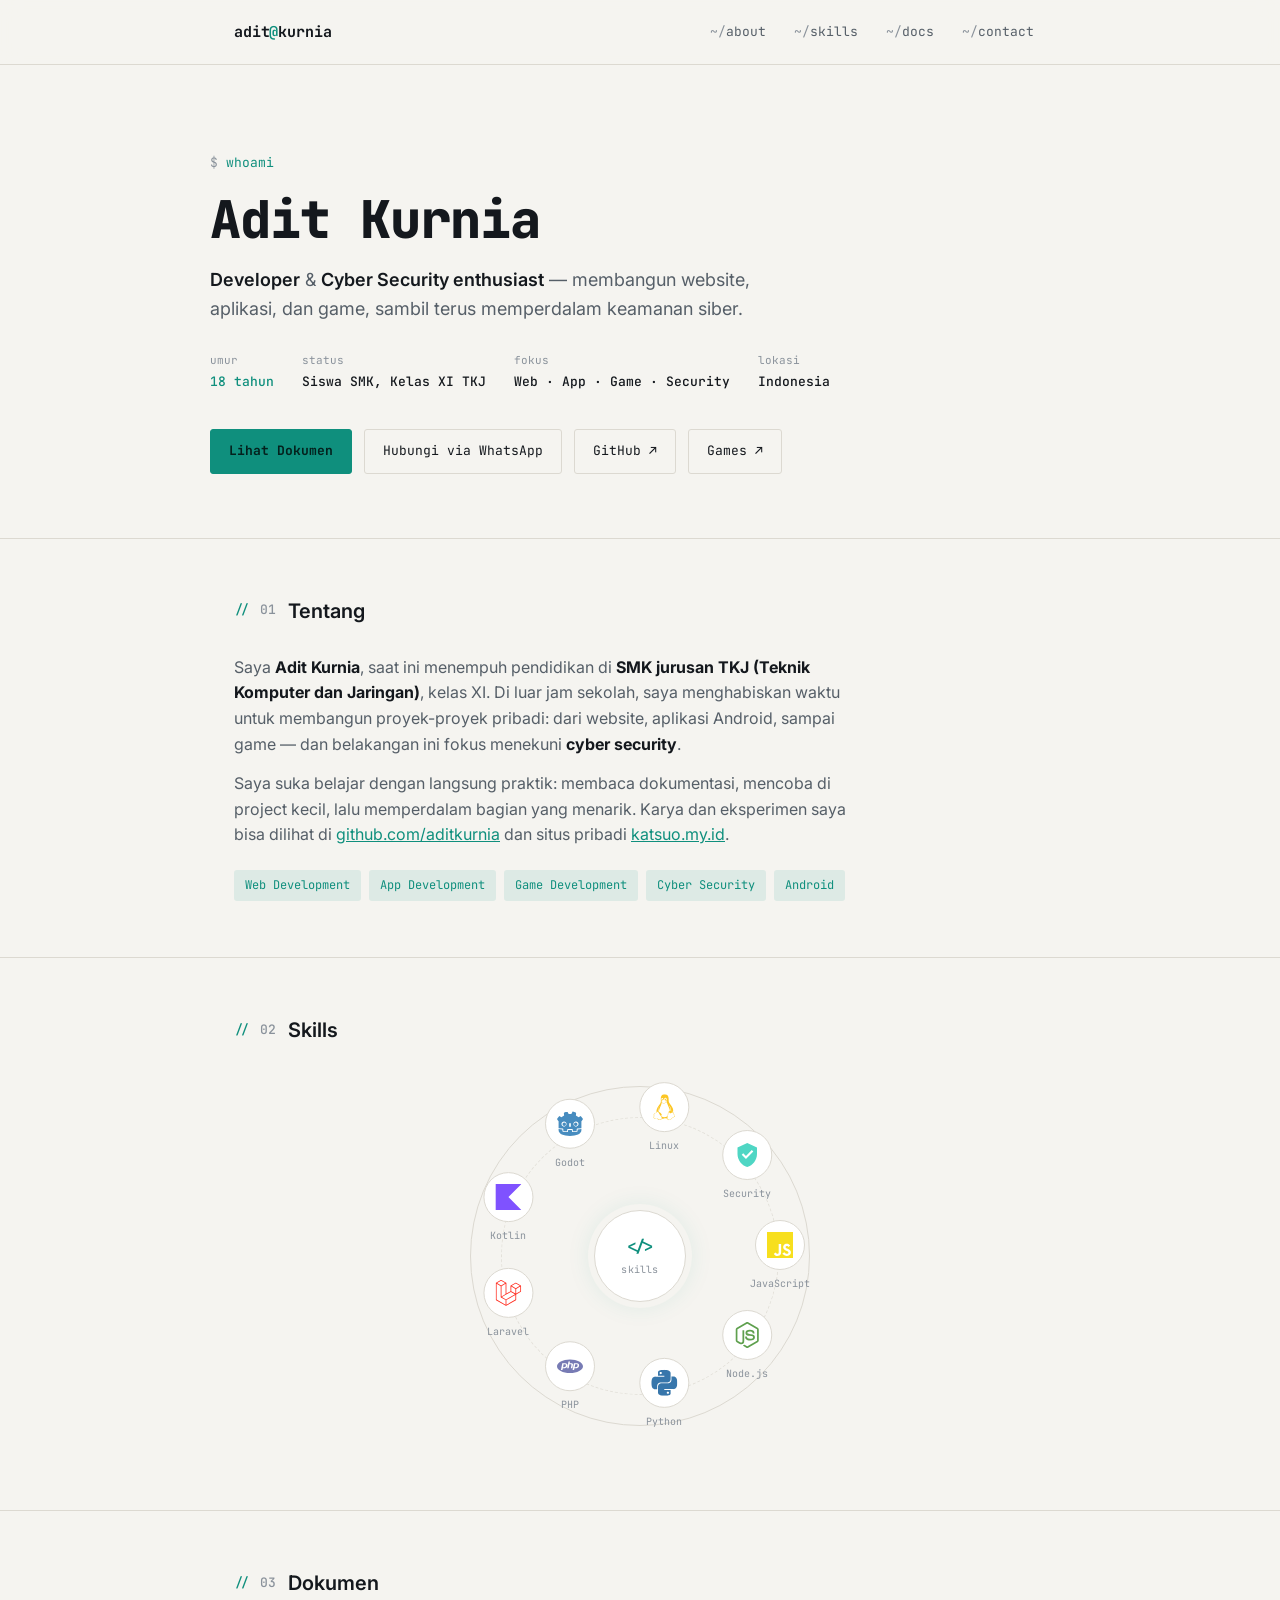
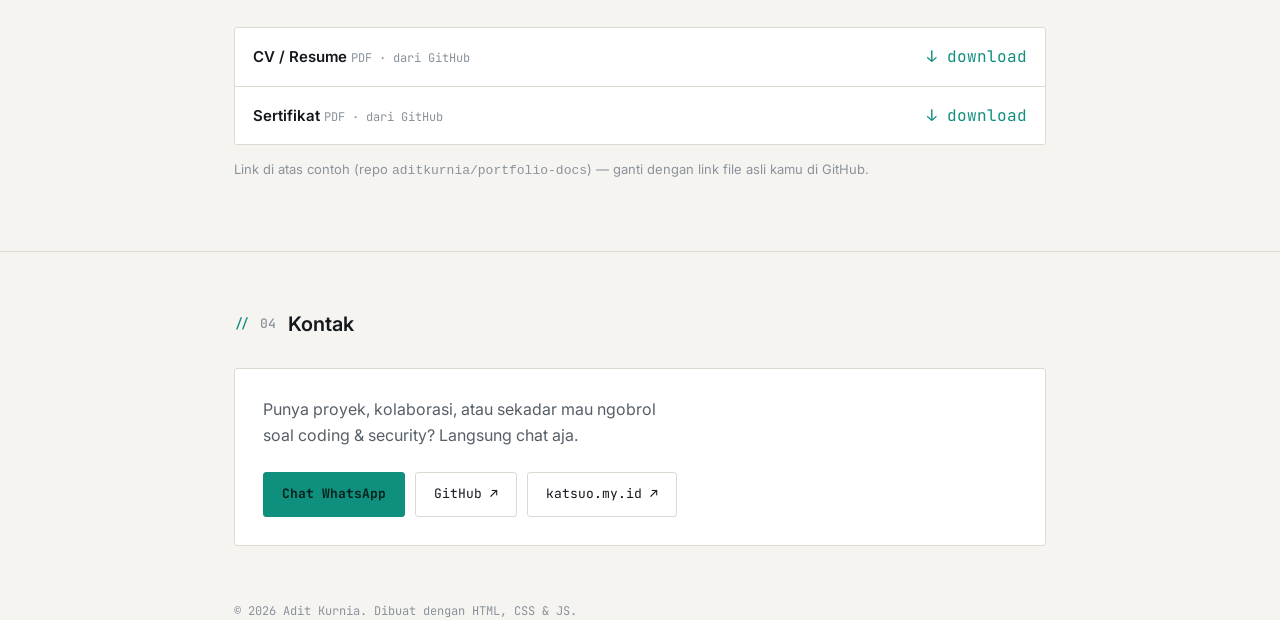
<file: index.html>
<!DOCTYPE html>
<html lang="id">
<head>
<meta charset="UTF-8">
<meta name="viewport" content="width=device-width, initial-scale=1, viewport-fit=cover">
<title>Adit Kurnia — Developer &amp; Cyber Security Enthusiast</title>
<link rel="preconnect" href="https://fonts.googleapis.com">
<link rel="preconnect" href="https://fonts.gstatic.com" crossorigin>
<link href="https://fonts.googleapis.com/css2?family=JetBrains+Mono:wght@400;500;700;800&family=Inter:wght@400;500;600;700&display=swap" rel="stylesheet">
<style>
  :root {
    --bg: #0a0e14;
    --bg-raised: #10151d;
    --bg-inset: #0d1117;
    --line: #1e2733;
    --text: #e6edf3;
    --text-dim: #8b98a5;
    --text-faint: #5b6773;
    --accent: #4fd6c4;
    --accent-soft: rgba(79, 214, 196, 0.12);
    --accent-2: #e8a23d;
    --radius: 3px;
    --mono: 'JetBrains Mono', ui-monospace, SFMono-Regular, Menlo, Consolas, monospace;
    --sans: 'Inter', -apple-system, BlinkMacSystemFont, 'Segoe UI', sans-serif;
    padding-top: env(safe-area-inset-top, 0px);
    padding-bottom: env(safe-area-inset-bottom, 0px);
  }
  :root:not([data-theme="dark"]) {
    /* keep dark as the brand default; only invert on explicit light preference below */
  }
  @media (prefers-color-scheme: light) {
    :root:not([data-theme="dark"]) {
      --bg: #f5f4f0;
      --bg-raised: #ffffff;
      --bg-inset: #eceae4;
      --line: #dcd9d1;
      --text: #14181d;
      --text-dim: #565f68;
      --text-faint: #8a929b;
      --accent: #0f8f7d;
      --accent-soft: rgba(15, 143, 125, 0.10);
      --accent-2: #b9760b;
    }
  }
  :root[data-theme="dark"] {
    --bg: #0a0e14; --bg-raised: #10151d; --bg-inset: #0d1117; --line: #1e2733;
    --text: #e6edf3; --text-dim: #8b98a5; --text-faint: #5b6773;
    --accent: #4fd6c4; --accent-soft: rgba(79, 214, 196, 0.12); --accent-2: #e8a23d;
  }

  * { box-sizing: border-box; }
  html { scroll-behavior: smooth; scroll-padding-top: calc(72px + env(safe-area-inset-top, 0px)); }
  html, body { height: 100%; }
  body {
    margin: 0;
    background: var(--bg);
    color: var(--text);
    font-family: var(--sans);
    line-height: 1.6;
    -webkit-font-smoothing: antialiased;
  }
  a { color: inherit; }
  ::selection { background: var(--accent-soft); color: var(--accent); }

  .wrap { max-width: 860px; margin: 0 auto; padding: 0 24px; }

  /* NAV */
  header {
    position: sticky; top: 0; z-index: 50;
    padding-top: env(safe-area-inset-top, 0px);
    background: color-mix(in srgb, var(--bg) 88%, transparent);
    backdrop-filter: blur(10px);
    border-bottom: 1px solid var(--line);
  }
  nav.wrap { display: flex; align-items: center; justify-content: space-between; height: 64px; }
  .brand { font-family: var(--mono); font-weight: 700; font-size: 15px; letter-spacing: -0.01em; text-decoration: none; color: var(--text); }
  .brand span { color: var(--accent); }
  .navlinks { display: flex; gap: 4px; list-style: none; margin: 0; padding: 0; font-family: var(--mono); font-size: 13px; }
  .navlinks a {
    text-decoration: none; color: var(--text-dim); padding: 8px 12px; border-radius: var(--radius);
    transition: color .15s ease, background-color .15s ease;
  }
  .navlinks a:hover, .navlinks a:focus-visible { color: var(--text); background: var(--bg-raised); }
  .navlinks a::before { content: '~/'; color: var(--text-faint); }
  .nav-toggle {
    display: none; background: none; border: 1px solid var(--line); color: var(--text);
    width: 38px; height: 38px; border-radius: var(--radius); font-family: var(--mono); font-size: 16px; cursor: pointer;
  }

  @media (max-width: 640px) {
    .navlinks { position: fixed; inset: 64px 0 auto 0; flex-direction: column; gap: 0;
      background: var(--bg); border-bottom: 1px solid var(--line); padding: 8px;
      transform: translateY(-8px); opacity: 0; pointer-events: none; transition: opacity .18s ease, transform .18s ease; }
    .navlinks.open { opacity: 1; transform: translateY(0); pointer-events: auto; }
    .navlinks a { display: block; padding: 12px; }
    .nav-toggle { display: block; }
  }

  /* HERO */
  .hero { padding: 88px 0 64px; }
  .prompt-line { font-family: var(--mono); font-size: 13px; color: var(--accent); margin: 0 0 18px; }
  .prompt-line::before { content: '$ '; color: var(--text-faint); }
  h1.title {
    font-family: var(--mono); font-weight: 800; font-size: clamp(32px, 6vw, 52px);
    line-height: 1.08; letter-spacing: -0.02em; margin: 0 0 18px; max-width: 14ch;
  }
  .role { font-size: 18px; color: var(--text-dim); max-width: 52ch; margin: 0 0 28px; }
  .role strong { color: var(--text); font-weight: 600; }
  .hero-meta { display: flex; flex-wrap: wrap; gap: 10px 28px; font-family: var(--mono); font-size: 13px; color: var(--text-dim); }
  .hero-meta div span { display: block; color: var(--text-faint); font-size: 11px; margin-bottom: 3px; }
  .hero-meta strong { color: var(--text); font-weight: 500; }
  #age-value { color: var(--accent); }

  .cta-row { margin-top: 36px; display: flex; gap: 12px; flex-wrap: wrap; }
  .btn {
    font-family: var(--mono); font-size: 13px; text-decoration: none; padding: 11px 18px;
    border-radius: var(--radius); border: 1px solid var(--line); display: inline-flex; align-items: center; gap: 8px;
    transition: border-color .15s ease, background-color .15s ease;
  }
  .btn-primary { background: var(--accent); color: #04211d; border-color: var(--accent); font-weight: 700; }
  .btn-primary:hover { opacity: .9; }
  .btn-ghost { color: var(--text); }
  .btn-ghost:hover { border-color: var(--text-dim); background: var(--bg-raised); }

  /* SECTIONS */
  section { padding: 56px 0; border-top: 1px solid var(--line); }
  h2.sec-title {
    font-family: var(--mono); font-size: 13px; color: var(--text-faint); font-weight: 500;
    margin: 0 0 28px; display: flex; align-items: center; gap: 10px;
  }
  h2.sec-title::before { content: '//'; color: var(--accent); }
  h2.sec-title b { color: var(--text); font-weight: 600; font-size: 20px; font-family: var(--sans); margin-left: 2px; }

  .about-text { max-width: 62ch; color: var(--text-dim); font-size: 16px; }
  .about-text p { margin: 0 0 14px; }
  .about-text strong { color: var(--text); }

  .badge-row { display: flex; flex-wrap: wrap; gap: 8px; margin-top: 22px; }
  .badge {
    font-family: var(--mono); font-size: 12px; color: var(--accent); background: var(--accent-soft);
    padding: 5px 10px; border-radius: var(--radius); border: 1px solid transparent;
  }

  .skill-grid { display: grid; grid-template-columns: repeat(auto-fill, minmax(150px, 1fr)); gap: 1px; background: var(--line); border: 1px solid var(--line); border-radius: var(--radius); overflow: hidden; }
  .skill { background: var(--bg-raised); padding: 16px; }
  .skill .name { font-family: var(--mono); font-weight: 600; font-size: 14px; }
  .skill .cat { font-size: 12px; color: var(--text-faint); margin-top: 4px; }

  /* SKILL RING */
  .skill-ring-wrap { display: flex; justify-content: center; padding: 12px 0 4px; }
  .skill-ring { position: relative; width: 340px; height: 340px; --radius: 140px; }
  .ring-ring { position: absolute; inset: 0; border: 1px solid var(--line); border-radius: 50%; }
  .ring-ring::before { content: ''; position: absolute; inset: 30px; border: 1px dashed var(--line); border-radius: 50%; opacity: .7; }
  .ring-center {
    position: absolute; top: 50%; left: 50%; transform: translate(-50%, -50%);
    width: 92px; height: 92px; border-radius: 50%; background: var(--bg-raised);
    border: 1px solid var(--line); display: flex; flex-direction: column; align-items: center; justify-content: center;
    text-align: center; box-shadow: 0 0 0 6px var(--bg), 0 0 24px 4px var(--accent-soft); z-index: 2;
  }
  .ring-center .glyph { font-family: var(--mono); font-weight: 700; color: var(--accent); font-size: 16px; }
  .ring-center .caption { font-family: var(--mono); font-size: 10px; color: var(--text-faint); margin-top: 3px; letter-spacing: .02em; }
  .ring-track { position: absolute; top: 50%; left: 50%; width: 0; height: 0; animation: ring-spin 20s linear infinite; }
  .ring-node { position: absolute; top: 0; left: 0; width: 0; height: 0; transform: rotate(var(--angle)) translateX(var(--radius)); }
  .ring-node-fix { position: absolute; transform: translate(-50%, -50%) rotate(calc(-1 * var(--angle))); }
  .ring-node-spin { display: flex; flex-direction: column; align-items: center; gap: 6px; animation: ring-spin-rev 20s linear infinite; }
  .node-badge {
    width: 50px; height: 50px; border-radius: 50%; background: var(--bg-raised); border: 1px solid var(--line);
    display: flex; align-items: center; justify-content: center; padding: 11px; cursor: pointer;
    transition: transform .18s ease, border-color .18s ease, box-shadow .18s ease;
  }
  .node-badge svg { width: 100%; height: 100%; display: block; }
  .node-badge:hover, .node-badge:focus-visible { transform: scale(1.14); border-color: var(--accent); outline: none; }
  .node-badge.active { border-color: var(--accent); box-shadow: 0 0 0 4px var(--accent-soft); transform: scale(1.14); }
  .node-label { font-family: var(--mono); font-size: 10px; color: var(--text-faint); white-space: nowrap; }
  @keyframes ring-spin { to { transform: rotate(360deg); } }
  @keyframes ring-spin-rev { to { transform: rotate(-360deg); } }
  .skill-ring.is-open .ring-track, .skill-ring.is-open .ring-node-spin { animation-play-state: paused; }

  .skill-info {
    max-width: 420px; margin: 22px auto 0; border: 1px solid var(--line); border-radius: var(--radius);
    background: var(--bg-raised); padding: 0; overflow: hidden; opacity: 0; max-height: 0;
    transition: opacity .22s ease, max-height .28s ease, padding .28s ease, transform .22s ease;
    transform: translateY(-6px);
  }
  .skill-info.show { opacity: 1; max-height: 220px; padding: 18px 20px; transform: translateY(0); }
  .skill-info-head { display: flex; align-items: center; gap: 12px; }
  .skill-info-icon { width: 34px; height: 34px; flex-shrink: 0; }
  .skill-info-icon svg { width: 100%; height: 100%; display: block; }
  .skill-info-title { font-family: var(--mono); font-weight: 700; font-size: 15px; flex: 1; }
  .skill-info-close {
    background: none; border: 1px solid var(--line); color: var(--text-dim); width: 26px; height: 26px;
    border-radius: var(--radius); font-family: var(--mono); font-size: 13px; cursor: pointer; line-height: 1;
  }
  .skill-info-close:hover { color: var(--text); border-color: var(--text-dim); }
  .skill-info-desc { color: var(--text-dim); font-size: 14px; margin: 10px 0 0; line-height: 1.55; }

  @media (max-width: 480px) {
    .skill-ring { width: 260px; height: 260px; --radius: 100px; }
    .ring-center { width: 76px; height: 76px; }
    .node-badge { width: 42px; height: 42px; padding: 9px; }
  }
  @media (prefers-reduced-motion: reduce) {
    .ring-track, .ring-node-spin { animation-duration: 90s; }
  }

  .doc-list { list-style: none; margin: 0; padding: 0; border: 1px solid var(--line); border-radius: var(--radius); overflow: hidden; }
  .doc-row {
    display: flex; align-items: center; justify-content: space-between; gap: 12px;
    padding: 16px 18px; text-decoration: none; color: var(--text); background: var(--bg-raised);
    border-bottom: 1px solid var(--line); transition: background-color .15s ease;
  }
  .doc-list li:last-child .doc-row { border-bottom: none; }
  .doc-row:hover { background: var(--bg-inset); }
  .doc-name { font-weight: 600; font-size: 15px; }
  .doc-sub { font-family: var(--mono); font-size: 12px; color: var(--text-faint); margin-top: 3px; }
  .doc-arrow { font-family: var(--mono); color: var(--accent); flex-shrink: 0; }
  .doc-note { font-size: 13px; color: var(--text-faint); margin-top: 14px; }

  .contact-card {
    border: 1px solid var(--line); border-radius: var(--radius); background: var(--bg-raised);
    padding: 28px; display: flex; flex-wrap: wrap; gap: 24px; align-items: center; justify-content: space-between;
  }
  .contact-card p { margin: 0; color: var(--text-dim); max-width: 40ch; }
  .contact-links { display: flex; gap: 10px; flex-wrap: wrap; }

  footer { padding: 32px 0 48px; color: var(--text-faint); font-family: var(--mono); font-size: 12px; }

  @media (prefers-reduced-motion: reduce) {
    html { scroll-behavior: auto; }
    * { transition: none !important; }
  }
</style>
  <script async src="https://pagead2.googlesyndication.com/pagead/js/adsbygoogle.js?client=ca-pub-9941737096996174"
     crossorigin="anonymous"></script>
</head>
<body>

<header>
  <nav class="wrap">
    <a class="brand" href="#top">adit<span>@</span>kurnia</a>
    <button class="nav-toggle" id="navToggle" aria-label="Buka menu" aria-expanded="false">☰</button>
    <ul class="navlinks" id="navLinks">
      <li><a href="#about">about</a></li>
      <li><a href="#skills">skills</a></li>
      <li><a href="#docs">docs</a></li>
      <li><a href="#contact">contact</a></li>
    </ul>
  </nav>
</header>

<main id="top">
  <section class="hero wrap" style="border-top:none;">
    <p class="prompt-line">whoami</p>
    <h1 class="title">Adit Kurnia</h1>
    <p class="role">
      <strong>Developer</strong> &amp; <strong>Cyber Security enthusiast</strong> —
      membangun website, aplikasi, dan game, sambil terus memperdalam keamanan siber.
    </p>
    <div class="hero-meta">
      <div><span>umur</span><strong id="age-value">—</strong></div>
      <div><span>status</span><strong>Siswa SMK, Kelas XI TKJ</strong></div>
      <div><span>fokus</span><strong>Web · App · Game · Security</strong></div>
      <div><span>lokasi</span><strong>Indonesia</strong></div>
    </div>
    <div class="cta-row">
      <a class="btn btn-primary" href="#docs">Lihat Dokumen</a>
      <a class="btn btn-ghost" href="#contact">Hubungi via WhatsApp</a>
      <a class="btn btn-ghost" href="https://github.com/aditkurnia" target="_blank" rel="noopener">GitHub ↗</a>
      <a class="btn btn-ghost" href="https://katsuo.my.id/burung.html" target="_blank" rel="noopener">Games ↗</a>
   
    </div>
  </section>

  <section id="about">
    <div class="wrap">
      <h2 class="sec-title">01 <b>Tentang</b></h2>
      <div class="about-text">
        <p>
          Saya <strong>Adit Kurnia</strong>, saat ini menempuh pendidikan di <strong>SMK jurusan TKJ (Teknik Komputer dan Jaringan)</strong>,
          kelas XI. Di luar jam sekolah, saya menghabiskan waktu untuk membangun proyek-proyek pribadi: dari website,
          aplikasi Android, sampai game — dan belakangan ini fokus menekuni <strong>cyber security</strong>.
        </p>
        <p>
          Saya suka belajar dengan langsung praktik: membaca dokumentasi, mencoba di project kecil, lalu memperdalam
          bagian yang menarik. Karya dan eksperimen saya bisa dilihat di
          <a href="https://github.com/aditkurnia" target="_blank" rel="noopener" style="color:var(--accent);">github.com/aditkurnia</a>
          dan situs pribadi <a href="https://katsuo.my.id" target="_blank" rel="noopener" style="color:var(--accent);">katsuo.my.id</a>.
        </p>
      </div>
      <div class="badge-row">
        <span class="badge">Web Development</span>
        <span class="badge">App Development</span>
        <span class="badge">Game Development</span>
        <span class="badge">Cyber Security</span>
        <span class="badge">Android</span>
      </div>
    </div>
  </section>

  <section id="skills">
    <div class="wrap">
      <h2 class="sec-title">02 <b>Skills</b></h2>
      <div class="skill-ring-wrap">
        <div class="skill-ring" id="skillRing">
          <div class="ring-ring"></div>
          <div class="ring-track">
            <div class="ring-node" style="--angle:0deg"><div class="ring-node-fix"><div class="ring-node-spin"><button type="button" class="node-badge" data-skill="javascript" data-name="JavaScript" data-desc="Bahasa utama untuk logika dan interaktivitas di website." aria-label="JavaScript" aria-pressed="false"><svg viewBox="0 0 24 24" role="img" aria-hidden="true"><path fill="#F7DF1E" d="M0 0h24v24H0V0zm22.034 18.276c-.175-1.095-.888-2.015-3.003-2.873-.736-.345-1.554-.585-1.797-1.14-.091-.33-.105-.51-.046-.705.15-.646.915-.84 1.515-.66.39.12.75.42.976.9 1.034-.676 1.034-.676 1.755-1.125-.27-.42-.404-.601-.586-.78-.63-.705-1.469-1.065-2.834-1.034l-.705.089c-.676.165-1.32.525-1.71 1.005-1.14 1.291-.811 3.541.569 4.471 1.365 1.02 3.361 1.244 3.616 2.205.24 1.17-.87 1.545-1.966 1.41-.811-.18-1.26-.586-1.755-1.336l-1.83 1.051c.21.48.45.689.81 1.109 1.74 1.756 6.09 1.666 6.871-1.004.029-.09.24-.705.074-1.65l.046.067zm-8.983-7.245h-2.248c0 1.938-.009 3.864-.009 5.805 0 1.232.063 2.363-.138 2.711-.33.689-1.18.601-1.566.48-.396-.196-.597-.466-.83-.855-.063-.105-.11-.196-.127-.196l-1.825 1.125c.305.63.75 1.172 1.324 1.517.855.51 2.004.675 3.207.405.783-.226 1.458-.691 1.811-1.411.51-.93.402-2.07.397-3.346.012-2.054 0-4.109 0-6.179l.004-.056z"/></svg></button><span class="node-label">JavaScript</span></div></div></div>
            <div class="ring-node" style="--angle:40deg"><div class="ring-node-fix"><div class="ring-node-spin"><button type="button" class="node-badge" data-skill="nodedotjs" data-name="Node.js" data-desc="Menjalankan JavaScript di sisi server untuk membangun API dan backend." aria-label="Node.js" aria-pressed="false"><svg viewBox="0 0 24 24" role="img" aria-hidden="true"><path fill="#5FA04E" d="M11.998,24c-0.321,0-0.641-0.084-0.922-0.247l-2.936-1.737c-0.438-0.245-0.224-0.332-0.08-0.383 c0.585-0.203,0.703-0.25,1.328-0.604c0.065-0.037,0.151-0.023,0.218,0.017l2.256,1.339c0.082,0.045,0.197,0.045,0.272,0l8.795-5.076 c0.082-0.047,0.134-0.141,0.134-0.238V6.921c0-0.099-0.053-0.192-0.137-0.242l-8.791-5.072c-0.081-0.047-0.189-0.047-0.271,0 L3.075,6.68C2.99,6.729,2.936,6.825,2.936,6.921v10.15c0,0.097,0.054,0.189,0.139,0.235l2.409,1.392 c1.307,0.654,2.108-0.116,2.108-0.89V7.787c0-0.142,0.114-0.253,0.256-0.253h1.115c0.139,0,0.255,0.112,0.255,0.253v10.021 c0,1.745-0.95,2.745-2.604,2.745c-0.508,0-0.909,0-2.026-0.551L2.28,18.675c-0.57-0.329-0.922-0.945-0.922-1.604V6.921 c0-0.659,0.353-1.275,0.922-1.603l8.795-5.082c0.557-0.315,1.296-0.315,1.848,0l8.794,5.082c0.57,0.329,0.924,0.944,0.924,1.603 v10.15c0,0.659-0.354,1.273-0.924,1.604l-8.794,5.078C12.643,23.916,12.324,24,11.998,24z M19.099,13.993 c0-1.9-1.284-2.406-3.987-2.763c-2.731-0.361-3.009-0.548-3.009-1.187c0-0.528,0.235-1.233,2.258-1.233 c1.807,0,2.473,0.389,2.747,1.607c0.024,0.115,0.129,0.199,0.247,0.199h1.141c0.071,0,0.138-0.031,0.186-0.081 c0.048-0.054,0.074-0.123,0.067-0.196c-0.177-2.098-1.571-3.076-4.388-3.076c-2.508,0-4.004,1.058-4.004,2.833 c0,1.925,1.488,2.457,3.895,2.695c2.88,0.282,3.103,0.703,3.103,1.269c0,0.983-0.789,1.402-2.642,1.402 c-2.327,0-2.839-0.584-3.011-1.742c-0.02-0.124-0.126-0.215-0.253-0.215h-1.137c-0.141,0-0.254,0.112-0.254,0.253 c0,1.482,0.806,3.248,4.655,3.248C17.501,17.007,19.099,15.91,19.099,13.993z"/></svg></button><span class="node-label">Node.js</span></div></div></div>
            <div class="ring-node" style="--angle:80deg"><div class="ring-node-fix"><div class="ring-node-spin"><button type="button" class="node-badge" data-skill="python" data-name="Python" data-desc="Dipakai untuk scripting, automasi, dan eksperimen seputar data & security." aria-label="Python" aria-pressed="false"><svg viewBox="0 0 24 24" role="img" aria-hidden="true"><path fill="#3776AB" d="M14.25.18l.9.2.73.26.59.3.45.32.34.34.25.34.16.33.1.3.04.26.02.2-.01.13V8.5l-.05.63-.13.55-.21.46-.26.38-.3.31-.33.25-.35.19-.35.14-.33.1-.3.07-.26.04-.21.02H8.77l-.69.05-.59.14-.5.22-.41.27-.33.32-.27.35-.2.36-.15.37-.1.35-.07.32-.04.27-.02.21v3.06H3.17l-.21-.03-.28-.07-.32-.12-.35-.18-.36-.26-.36-.36-.35-.46-.32-.59-.28-.73-.21-.88-.14-1.05-.05-1.23.06-1.22.16-1.04.24-.87.32-.71.36-.57.4-.44.42-.33.42-.24.4-.16.36-.1.32-.05.24-.01h.16l.06.01h8.16v-.83H6.18l-.01-2.75-.02-.37.05-.34.11-.31.17-.28.25-.26.31-.23.38-.2.44-.18.51-.15.58-.12.64-.1.71-.06.77-.04.84-.02 1.27.05zm-6.3 1.98l-.23.33-.08.41.08.41.23.34.33.22.41.09.41-.09.33-.22.23-.34.08-.41-.08-.41-.23-.33-.33-.22-.41-.09-.41.09zm13.09 3.95l.28.06.32.12.35.18.36.27.36.35.35.47.32.59.28.73.21.88.14 1.04.05 1.23-.06 1.23-.16 1.04-.24.86-.32.71-.36.57-.4.45-.42.33-.42.24-.4.16-.36.09-.32.05-.24.02-.16-.01h-8.22v.82h5.84l.01 2.76.02.36-.05.34-.11.31-.17.29-.25.25-.31.24-.38.2-.44.17-.51.15-.58.13-.64.09-.71.07-.77.04-.84.01-1.27-.04-1.07-.14-.9-.2-.73-.25-.59-.3-.45-.33-.34-.34-.25-.34-.16-.33-.1-.3-.04-.25-.02-.2.01-.13v-5.34l.05-.64.13-.54.21-.46.26-.38.3-.32.33-.24.35-.2.35-.14.33-.1.3-.06.26-.04.21-.02.13-.01h5.84l.69-.05.59-.14.5-.21.41-.28.33-.32.27-.35.2-.36.15-.36.1-.35.07-.32.04-.28.02-.21V6.07h2.09l.14.01zm-6.47 14.25l-.23.33-.08.41.08.41.23.33.33.23.41.08.41-.08.33-.23.23-.33.08-.41-.08-.41-.23-.33-.33-.23-.41-.08-.41.08z"/></svg></button><span class="node-label">Python</span></div></div></div>
            <div class="ring-node" style="--angle:120deg"><div class="ring-node-fix"><div class="ring-node-spin"><button type="button" class="node-badge" data-skill="php" data-name="PHP" data-desc="Bahasa server-side untuk membangun aplikasi web dinamis." aria-label="PHP" aria-pressed="false"><svg viewBox="0 0 24 24" role="img" aria-hidden="true"><path fill="#777BB4" d="M7.01 10.207h-.944l-.515 2.648h.838c.556 0 .97-.105 1.242-.314.272-.21.455-.559.55-1.049.092-.47.05-.802-.124-.995-.175-.193-.523-.29-1.047-.29zM12 5.688C5.373 5.688 0 8.514 0 12s5.373 6.313 12 6.313S24 15.486 24 12c0-3.486-5.373-6.312-12-6.312zm-3.26 7.451c-.261.25-.575.438-.917.551-.336.108-.765.164-1.285.164H5.357l-.327 1.681H3.652l1.23-6.326h2.65c.797 0 1.378.209 1.744.628.366.418.476 1.002.33 1.752a2.836 2.836 0 0 1-.305.847c-.143.255-.33.49-.561.703zm4.024.715l.543-2.799c.063-.318.039-.536-.068-.651-.107-.116-.336-.174-.687-.174H11.46l-.704 3.625H9.388l1.23-6.327h1.367l-.327 1.682h1.218c.767 0 1.295.134 1.586.401s.378.7.263 1.299l-.572 2.944h-1.389zm7.597-2.265a2.782 2.782 0 0 1-.305.847c-.143.255-.33.49-.561.703a2.44 2.44 0 0 1-.917.551c-.336.108-.765.164-1.286.164h-1.18l-.327 1.682h-1.378l1.23-6.326h2.649c.797 0 1.378.209 1.744.628.366.417.477 1.001.331 1.751zM17.766 10.207h-.943l-.516 2.648h.838c.557 0 .971-.105 1.242-.314.272-.21.455-.559.551-1.049.092-.47.049-.802-.125-.995s-.524-.29-1.047-.29z"/></svg></button><span class="node-label">PHP</span></div></div></div>
            <div class="ring-node" style="--angle:160deg"><div class="ring-node-fix"><div class="ring-node-spin"><button type="button" class="node-badge" data-skill="laravel" data-name="Laravel" data-desc="Framework PHP untuk membangun backend yang rapi dan terstruktur." aria-label="Laravel" aria-pressed="false"><svg viewBox="0 0 24 24" role="img" aria-hidden="true"><path fill="#FF2D20" d="M23.642 5.43a.364.364 0 01.014.1v5.149c0 .135-.073.26-.189.326l-4.323 2.49v4.934a.378.378 0 01-.188.326L9.93 23.949a.316.316 0 01-.066.027c-.008.002-.016.008-.024.01a.348.348 0 01-.192 0c-.011-.002-.02-.008-.03-.012-.02-.008-.042-.014-.062-.025L.533 18.755a.376.376 0 01-.189-.326V2.974c0-.033.005-.066.014-.098.003-.012.01-.02.014-.032a.369.369 0 01.023-.058c.004-.013.015-.022.023-.033l.033-.045c.012-.01.025-.018.037-.027.014-.012.027-.024.041-.034H.53L5.043.05a.375.375 0 01.375 0L9.93 2.647h.002c.015.01.027.021.04.033l.038.027c.013.014.02.03.033.045.008.011.02.021.025.033.01.02.017.038.024.058.003.011.01.021.013.032.01.031.014.064.014.098v9.652l3.76-2.164V5.527c0-.033.004-.066.013-.098.003-.01.01-.02.013-.032a.487.487 0 01.024-.059c.007-.012.018-.02.025-.033.012-.015.021-.03.033-.043.012-.012.025-.02.037-.028.014-.01.026-.023.041-.032h.001l4.513-2.598a.375.375 0 01.375 0l4.513 2.598c.016.01.027.021.042.031.012.01.025.018.036.028.013.014.022.03.034.044.008.012.019.021.024.033.011.02.018.04.024.06.006.01.012.021.015.032zm-.74 5.032V6.179l-1.578.908-2.182 1.256v4.283zm-4.51 7.75v-4.287l-2.147 1.225-6.126 3.498v4.325zM1.093 3.624v14.588l8.273 4.761v-4.325l-4.322-2.445-.002-.003H5.04c-.014-.01-.025-.021-.04-.031-.011-.01-.024-.018-.035-.027l-.001-.002c-.013-.012-.021-.025-.031-.04-.01-.011-.021-.022-.028-.036h-.002c-.008-.014-.013-.031-.02-.047-.006-.016-.014-.027-.018-.043a.49.49 0 01-.008-.057c-.002-.014-.006-.027-.006-.041V5.789l-2.18-1.257zM5.23.81L1.47 2.974l3.76 2.164 3.758-2.164zm1.956 13.505l2.182-1.256V3.624l-1.58.91-2.182 1.255v9.435zm11.581-10.95l-3.76 2.163 3.76 2.163 3.759-2.164zm-.376 4.978L16.21 7.087 14.63 6.18v4.283l2.182 1.256 1.58.908zm-8.65 9.654l5.514-3.148 2.756-1.572-3.757-2.163-4.323 2.489-3.941 2.27z"/></svg></button><span class="node-label">Laravel</span></div></div></div>
            <div class="ring-node" style="--angle:200deg"><div class="ring-node-fix"><div class="ring-node-spin"><button type="button" class="node-badge" data-skill="kotlin" data-name="Kotlin" data-desc="Bahasa utama untuk pengembangan aplikasi Android." aria-label="Kotlin" aria-pressed="false"><svg viewBox="0 0 24 24" role="img" aria-hidden="true"><path fill="#7F52FF" d="M24 24H0V0h24L12 12Z"/></svg></button><span class="node-label">Kotlin</span></div></div></div>
            <div class="ring-node" style="--angle:240deg"><div class="ring-node-fix"><div class="ring-node-spin"><button type="button" class="node-badge" data-skill="godotengine" data-name="Godot" data-desc="Game engine open-source untuk membuat game 2D maupun 3D." aria-label="Godot" aria-pressed="false"><svg viewBox="0 0 24 24" role="img" aria-hidden="true"><path fill="#478CBF" d="M9.5598.683c-1.096.244-2.1812.5831-3.1983 1.0951.023.8981.081 1.7582.199 2.6323-.395.253-.81.47-1.178.766-.375.288-.7581.564-1.0971.9011-.6781-.448-1.3962-.869-2.1352-1.2411C1.3532 5.6934.608 6.6186 0 7.6546c.458.7411.936 1.4352 1.4521 2.0942h.014v6.3565c.012 0 .023 0 .035.003l3.8963.376c.204.02.364.184.378.3891l.12 1.7201 3.3994.242.234-1.587c.03-.206.207-.358.415-.358h4.1114c.208 0 .385.152.415.358l.234 1.587 3.3993-.242.12-1.72a.4196.4196 0 01.378-.3891l3.8954-.376c.012 0 .023-.003.035-.003v-.5071h.002V9.7498h.014c.516-.659.994-1.3531 1.4521-2.0942-.608-1.036-1.3541-1.9611-2.1512-2.8192-.739.372-1.4571.793-2.1352 1.2411-.339-.337-.721-.613-1.096-.901-.369-.296-.7841-.5131-1.1781-.7661.117-.8741.175-1.7342.199-2.6323-1.0171-.512-2.1012-.851-3.1983-1.095-.438.736-.838 1.533-1.1871 2.3121-.414-.069-.829-.094-1.2461-.099h-.016c-.417.005-.832.03-1.2461.099-.349-.779-.749-1.576-1.1881-2.3121l.001-.001zM6.4765 9.9889c1.2971 0 2.3492 1.0511 2.3492 2.3482s-1.052 2.3482-2.3492 2.3482c-1.296 0-2.3482-1.051-2.3482-2.3482 0-1.297 1.0511-2.3482 2.3482-2.3482zm11.049 0c1.296 0 2.3482 1.0511 2.3482 2.3482s-1.0511 2.3482-2.3482 2.3482-2.3492-1.051-2.3492-2.3482c0-1.297 1.051-2.3482 2.3492-2.3482zm-10.824.9301c-.861 0-1.559.698-1.559 1.5591s.698 1.5582 1.559 1.5582c.8611 0 1.5592-.698 1.5592-1.5582 0-.86-.697-1.559-1.5591-1.559zm10.598 0c-.8611 0-1.5582.698-1.5582 1.5591s.697 1.5582 1.5581 1.5582c.8611 0 1.5592-.698 1.5592-1.5582 0-.86-.697-1.559-1.5592-1.559zm-5.2985.453c.417 0 .757.308.757.6871v2.1622c0 .379-.339.687-.757.687s-.756-.308-.756-.687V12.059c0-.379.339-.687.756-.687zM1.4601 16.9464c.002.377.006.789.006.871 0 3.7014 4.6944 5.4795 10.5269 5.5005h.014c5.8325-.02 10.5259-1.7991 10.5259-5.5004 0-.084.005-.495.007-.871l-3.5023.338-.121 1.729a.421.421 0 01-.389.3901l-4.1814.296a.4203.4203 0 01-.415-.358l-.238-1.6141h-3.3863l-.238 1.6141a.4192.4192 0 01-.4451.357l-4.1513-.296c-.208-.015-.375-.181-.389-.389l-.12-1.7292-3.5044-.337z"/></svg></button><span class="node-label">Godot</span></div></div></div>
            <div class="ring-node" style="--angle:280deg"><div class="ring-node-fix"><div class="ring-node-spin"><button type="button" class="node-badge" data-skill="linux" data-name="Linux" data-desc="Sistem operasi harian untuk development dan eksplorasi cyber security." aria-label="Linux" aria-pressed="false"><svg viewBox="0 0 24 24" role="img" aria-hidden="true"><path fill="#FCC624" d="M12.504 0c-.155 0-.315.008-.48.021-4.226.333-3.105 4.807-3.17 6.298-.076 1.092-.3 1.953-1.05 3.02-.885 1.051-2.127 2.75-2.716 4.521-.278.832-.41 1.684-.287 2.489a.424.424 0 00-.11.135c-.26.268-.45.6-.663.839-.199.199-.485.267-.797.4-.313.136-.658.269-.864.68-.09.189-.136.394-.132.602 0 .199.027.4.055.536.058.399.116.728.04.97-.249.68-.28 1.145-.106 1.484.174.334.535.47.94.601.81.2 1.91.135 2.774.6.926.466 1.866.67 2.616.47.526-.116.97-.464 1.208-.946.587-.003 1.23-.269 2.26-.334.699-.058 1.574.267 2.577.2.025.134.063.198.114.333l.003.003c.391.778 1.113 1.132 1.884 1.071.771-.06 1.592-.536 2.257-1.306.631-.765 1.683-1.084 2.378-1.503.348-.199.629-.469.649-.853.023-.4-.2-.811-.714-1.376v-.097l-.003-.003c-.17-.2-.25-.535-.338-.926-.085-.401-.182-.786-.492-1.046h-.003c-.059-.054-.123-.067-.188-.135a.357.357 0 00-.19-.064c.431-1.278.264-2.55-.173-3.694-.533-1.41-1.465-2.638-2.175-3.483-.796-1.005-1.576-1.957-1.56-3.368.026-2.152.236-6.133-3.544-6.139zm.529 3.405h.013c.213 0 .396.062.584.198.19.135.33.332.438.533.105.259.158.459.166.724 0-.02.006-.04.006-.06v.105a.086.086 0 01-.004-.021l-.004-.024a1.807 1.807 0 01-.15.706.953.953 0 01-.213.335.71.71 0 00-.088-.042c-.104-.045-.198-.064-.284-.133a1.312 1.312 0 00-.22-.066c.05-.06.146-.133.183-.198.053-.128.082-.264.088-.402v-.02a1.21 1.21 0 00-.061-.4c-.045-.134-.101-.2-.183-.333-.084-.066-.167-.132-.267-.132h-.016c-.093 0-.176.03-.262.132a.8.8 0 00-.205.334 1.18 1.18 0 00-.09.4v.019c.002.089.008.179.02.267-.193-.067-.438-.135-.607-.202a1.635 1.635 0 01-.018-.2v-.02a1.772 1.772 0 01.15-.768c.082-.22.232-.406.43-.533a.985.985 0 01.594-.2zm-2.962.059h.036c.142 0 .27.048.399.135.146.129.264.288.344.465.09.199.14.4.153.667v.004c.007.134.006.2-.002.266v.08c-.03.007-.056.018-.083.024-.152.055-.274.135-.393.2.012-.09.013-.18.003-.267v-.015c-.012-.133-.04-.2-.082-.333a.613.613 0 00-.166-.267.248.248 0 00-.183-.064h-.021c-.071.006-.13.04-.186.132a.552.552 0 00-.12.27.944.944 0 00-.023.33v.015c.012.135.037.2.08.334.046.134.098.2.166.268.01.009.02.018.034.024-.07.057-.117.07-.176.136a.304.304 0 01-.131.068 2.62 2.62 0 01-.275-.402 1.772 1.772 0 01-.155-.667 1.759 1.759 0 01.08-.668 1.43 1.43 0 01.283-.535c.128-.133.26-.2.418-.2zm1.37 1.706c.332 0 .733.065 1.216.399.293.2.523.269 1.052.468h.003c.255.136.405.266.478.399v-.131a.571.571 0 01.016.47c-.123.31-.516.643-1.063.842v.002c-.268.135-.501.333-.775.465-.276.135-.588.292-1.012.267a1.139 1.139 0 01-.448-.067 3.566 3.566 0 01-.322-.198c-.195-.135-.363-.332-.612-.465v-.005h-.005c-.4-.246-.616-.512-.686-.71-.07-.268-.005-.47.193-.6.224-.135.38-.271.483-.336.104-.074.143-.102.176-.131h.002v-.003c.169-.202.436-.47.839-.601.139-.036.294-.065.466-.065zm2.8 2.142c.358 1.417 1.196 3.475 1.735 4.473.286.534.855 1.659 1.102 3.024.156-.005.33.018.513.064.646-1.671-.546-3.467-1.089-3.966-.22-.2-.232-.335-.123-.335.59.534 1.365 1.572 1.646 2.757.13.535.16 1.104.021 1.67.067.028.135.06.205.067 1.032.534 1.413.938 1.23 1.537v-.043c-.06-.003-.12 0-.18 0h-.016c.151-.467-.182-.825-1.065-1.224-.915-.4-1.646-.336-1.77.465-.008.043-.013.066-.018.135-.068.023-.139.053-.209.064-.43.268-.662.669-.793 1.187-.13.533-.17 1.156-.205 1.869v.003c-.02.334-.17.838-.319 1.35-1.5 1.072-3.58 1.538-5.348.334a2.645 2.645 0 00-.402-.533 1.45 1.45 0 00-.275-.333c.182 0 .338-.03.465-.067a.615.615 0 00.314-.334c.108-.267 0-.697-.345-1.163-.345-.467-.931-.995-1.788-1.521-.63-.4-.986-.87-1.15-1.396-.165-.534-.143-1.085-.015-1.645.245-1.07.873-2.11 1.274-2.763.107-.065.037.135-.408.974-.396.751-1.14 2.497-.122 3.854a8.123 8.123 0 01.647-2.876c.564-1.278 1.743-3.504 1.836-5.268.048.036.217.135.289.202.218.133.38.333.59.465.21.201.477.335.876.335.039.003.075.006.11.006.412 0 .73-.134.997-.268.29-.134.52-.334.74-.4h.005c.467-.135.835-.402 1.044-.7zm2.185 8.958c.037.6.343 1.245.882 1.377.588.134 1.434-.333 1.791-.765l.211-.01c.315-.007.577.01.847.268l.003.003c.208.199.305.53.391.876.085.4.154.78.409 1.066.486.527.645.906.636 1.14l.003-.007v.018l-.003-.012c-.015.262-.185.396-.498.595-.63.401-1.746.712-2.457 1.57-.618.737-1.37 1.14-2.036 1.191-.664.053-1.237-.2-1.574-.898l-.005-.003c-.21-.4-.12-1.025.056-1.69.176-.668.428-1.344.463-1.897.037-.714.076-1.335.195-1.814.12-.465.308-.797.641-.984l.045-.022zm-10.814.049h.01c.053 0 .105.005.157.014.376.055.706.333 1.023.752l.91 1.664.003.003c.243.533.754 1.064 1.189 1.637.434.598.77 1.131.729 1.57v.006c-.057.744-.48 1.148-1.125 1.294-.645.135-1.52.002-2.395-.464-.968-.536-2.118-.469-2.857-.602-.369-.066-.61-.2-.723-.4-.11-.2-.113-.602.123-1.23v-.004l.002-.003c.117-.334.03-.752-.027-1.118-.055-.401-.083-.71.043-.94.16-.334.396-.4.69-.533.294-.135.64-.202.915-.47h.002v-.002c.256-.268.445-.601.668-.838.19-.201.38-.336.663-.336zm7.159-9.074c-.435.201-.945.535-1.488.535-.542 0-.97-.267-1.28-.466-.154-.134-.28-.268-.373-.335-.164-.134-.144-.333-.074-.333.109.016.129.134.199.2.096.066.215.2.36.333.292.2.68.467 1.167.467.485 0 1.053-.267 1.398-.466.195-.135.445-.334.648-.467.156-.136.149-.267.279-.267.128.016.034.134-.147.332a8.097 8.097 0 01-.69.468zm-1.082-1.583V5.64c-.006-.02.013-.042.029-.05.074-.043.18-.027.26.004.063 0 .16.067.15.135-.006.049-.085.066-.135.066-.055 0-.092-.043-.141-.068-.052-.018-.146-.008-.163-.065zm-.551 0c-.02.058-.113.049-.166.066-.047.025-.086.068-.14.068-.05 0-.13-.02-.136-.068-.01-.066.088-.133.15-.133.08-.031.184-.047.259-.005.019.009.036.03.03.05v.02h.003z"/></svg></button><span class="node-label">Linux</span></div></div></div>
            <div class="ring-node" style="--angle:320deg"><div class="ring-node-fix"><div class="ring-node-spin"><button type="button" class="node-badge" data-skill="security" data-name="Cyber Security" data-desc="Fokus belajar keamanan siber: analisis kerentanan, jaringan, dan praktik terbaik." aria-label="Cyber Security" aria-pressed="false"><svg viewBox="0 0 24 24" role="img" aria-hidden="true"><path fill="#4fd6c4" d="M12 1 3 5v6c0 5.5 3.8 10.7 9 12 5.2-1.3 9-6.5 9-12V5l-9-4zm-1.2 14.6L6.9 11.7l1.4-1.4 2.5 2.5 5.4-5.4 1.4 1.4-6.8 6.8z"/></svg></button><span class="node-label">Security</span></div></div></div>
          </div>
          <div class="ring-center">
            <div class="glyph">&lt;/&gt;</div>
            <div class="caption">skills</div>
          </div>
        </div>
      </div>
      <div class="skill-info" id="skillInfo" role="region" aria-live="polite">
        <div class="skill-info-head">
          <div class="skill-info-icon" id="skillInfoIcon"></div>
          <div class="skill-info-title" id="skillInfoTitle"></div>
          <button type="button" class="skill-info-close" id="skillInfoClose" aria-label="Tutup">&times;</button>
        </div>
        <p class="skill-info-desc" id="skillInfoDesc"></p>
      </div>
      </div>
    </div>
  </section>

  <section id="docs">
    <div class="wrap">
      <h2 class="sec-title">03 <b>Dokumen</b></h2>
      <ul class="doc-list">
        <li>
          <a class="doc-row" href="https://github.com/aditkurnia/portfolio-docs/raw/main/CV-Adit-Kurnia.pdf" target="_blank" rel="noopener">
            <span>
              <span class="doc-name">CV / Resume</span>
              <span class="doc-sub">PDF · dari GitHub</span>
            </span>
            <span class="doc-arrow">↓ download</span>
          </a>
        </li>
        <li>
          <a class="doc-row" href="https://github.com/aditkurnia/portfolio-docs/raw/main/Sertifikat.pdf" target="_blank" rel="noopener">
            <span>
              <span class="doc-name">Sertifikat</span>
              <span class="doc-sub">PDF · dari GitHub</span>
            </span>
            <span class="doc-arrow">↓ download</span>
          </a>
        </li>
      </ul>
      <p class="doc-note">Link di atas contoh (repo <code>aditkurnia/portfolio-docs</code>) — ganti dengan link file asli kamu di GitHub.</p>
    </div>
  </section>

  <section id="contact">
    <div class="wrap">
      <h2 class="sec-title">04 <b>Kontak</b></h2>
      <div class="contact-card">
        <p>Punya proyek, kolaborasi, atau sekadar mau ngobrol soal coding &amp; security? Langsung chat aja.</p>
        <div class="contact-links">
          <a class="btn btn-primary" href="https://wa.me/6281369127375" target="_blank" rel="noopener">Chat WhatsApp</a>
          <a class="btn btn-ghost" href="https://github.com/aditkurnia" target="_blank" rel="noopener">GitHub ↗</a>
          <a class="btn btn-ghost" href="https://katsuo.my.id" target="_blank" rel="noopener">katsuo.my.id ↗</a>
        </div>
      </div>
    </div>
  </section>
</main>

<footer class="wrap">
  © <span id="year"></span> Adit Kurnia. Dibuat dengan HTML, CSS &amp; JS.
</footer>

<script>
  // Mobile nav toggle
  var toggle = document.getElementById('navToggle');
  var links = document.getElementById('navLinks');
  if (toggle) {
    toggle.addEventListener('click', function () {
      var open = links.classList.toggle('open');
      toggle.setAttribute('aria-expanded', open ? 'true' : 'false');
    });
    links.querySelectorAll('a').forEach(function (a) {
      a.addEventListener('click', function () {
        links.classList.remove('open');
        toggle.setAttribute('aria-expanded', 'false');
      });
    });
  }

  // Auto-updating age, recalculated from birthdate every time the page loads
  (function () {
    try {
      var birth = new Date(2008, 10, 9); // 9 November 2008 (month is 0-indexed)
      var now = new Date();
      var age = now.getFullYear() - birth.getFullYear();
      var hasHadBirthdayThisYear =
        now.getMonth() > birth.getMonth() ||
        (now.getMonth() === birth.getMonth() && now.getDate() >= birth.getDate());
      if (!hasHadBirthdayThisYear) age -= 1;
      document.getElementById('age-value').textContent = age + ' tahun';
    } catch (e) {
      document.getElementById('age-value').textContent = '—';
    }
  })();

  document.getElementById('year').textContent = new Date().getFullYear();

  // Skill ring: click a badge to reveal info, pauses the ring while open
  (function () {
    var ring = document.getElementById('skillRing');
    var panel = document.getElementById('skillInfo');
    var iconEl = document.getElementById('skillInfoIcon');
    var titleEl = document.getElementById('skillInfoTitle');
    var descEl = document.getElementById('skillInfoDesc');
    var closeBtn = document.getElementById('skillInfoClose');
    var badges = document.querySelectorAll('.node-badge');
    var activeBtn = null;

    function closePanel() {
      panel.classList.remove('show');
      ring.classList.remove('is-open');
      if (activeBtn) { activeBtn.classList.remove('active'); activeBtn.setAttribute('aria-pressed', 'false'); }
      activeBtn = null;
    }

    function openPanel(btn) {
      iconEl.innerHTML = btn.querySelector('svg') ? btn.querySelector('svg').outerHTML : '';
      titleEl.textContent = btn.getAttribute('data-name') || '';
      descEl.textContent = btn.getAttribute('data-desc') || '';
      panel.classList.add('show');
      ring.classList.add('is-open');
      if (activeBtn && activeBtn !== btn) { activeBtn.classList.remove('active'); activeBtn.setAttribute('aria-pressed', 'false'); }
      btn.classList.add('active');
      btn.setAttribute('aria-pressed', 'true');
      activeBtn = btn;
    }

    badges.forEach(function (btn) {
      btn.addEventListener('click', function () {
        if (activeBtn === btn) { closePanel(); }
        else { openPanel(btn); }
      });
    });

    closeBtn.addEventListener('click', closePanel);
  })();
</script>

</body>
</html>
</file>
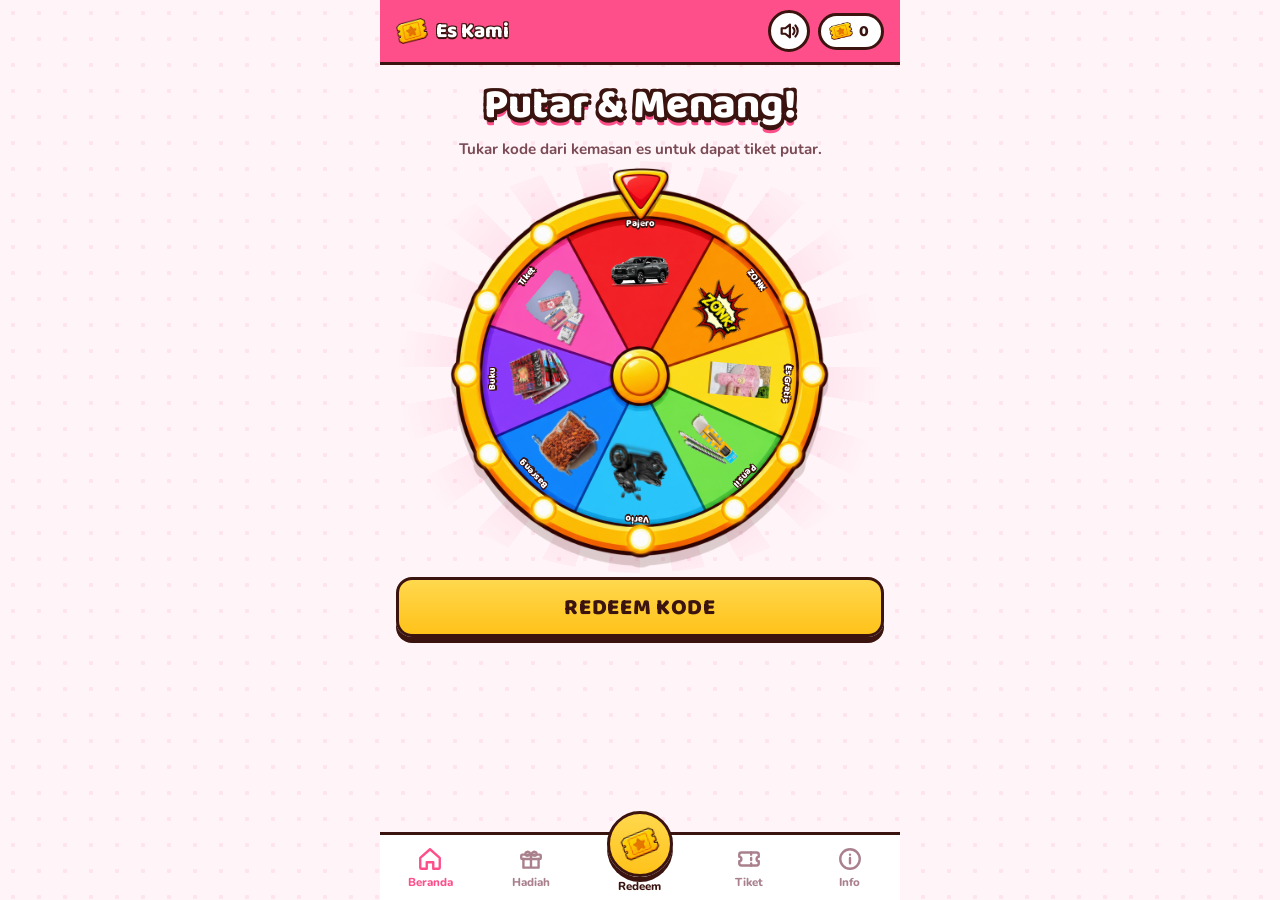
<file: luckyweel/index.html>
<!DOCTYPE html>
<html lang="id">
<head>
<meta charset="utf-8">
<meta name="viewport" content="width=device-width, initial-scale=1, viewport-fit=cover">
<meta name="theme-color" content="#ff4f8b">
<title>Lucky Wheel Es Kami</title>
<link rel="preconnect" href="https://fonts.googleapis.com">
<link rel="preconnect" href="https://fonts.gstatic.com" crossorigin>
<link href="https://fonts.googleapis.com/css2?family=Baloo+2:wght@600;800&family=Nunito:wght@600;700;800&display=swap" rel="stylesheet">
<style>
:root{
  --ink:#3b1410; --pink:#ff4f8b; --pink-soft:#ffe3ee; --bg:#fff4f8;
  --gold:#ffc21a; --sky:#2bc4ff; --muted:#7a4a55;
  --fd:'Baloo 2','Trebuchet MS',Arial,sans-serif;
  --fb:'Nunito',-apple-system,'Segoe UI',Roboto,Arial,sans-serif;
  --nav-h:68px;
}
*{box-sizing:border-box;-webkit-tap-highlight-color:transparent}
html,body{margin:0;padding:0;overflow-x:hidden;max-width:100%}
html{-webkit-text-size-adjust:100%;text-size-adjust:100%}
body{
  font-family:var(--fb);color:var(--ink);background:var(--bg);
  background-image:radial-gradient(var(--pink-soft) 2px,transparent 2.5px);background-size:26px 26px;
  min-height:100vh;touch-action:manipulation;
}
img{max-width:100%;display:block}
button,input,select{font-family:inherit}
:focus-visible{outline:3px solid var(--sky);outline-offset:2px}

/* ---------- shell ---------- */
.app{max-width:520px;margin:0 auto;min-height:100vh;position:relative}
.bar{
  position:sticky;top:0;z-index:20;display:flex;align-items:center;justify-content:space-between;
  padding:calc(10px + env(safe-area-inset-top,0px)) 16px 10px;
  background:var(--pink);border-bottom:3px solid var(--ink);color:#fff;
}
.brand{font-family:var(--fd);font-weight:800;font-size:1.3rem;display:flex;align-items:center;gap:8px;
  text-shadow:-1px -1px 0 var(--ink),1px -1px 0 var(--ink),-1px 1px 0 var(--ink),1px 1px 0 var(--ink),0 2px 0 var(--ink)}
.brand img{width:32px;height:auto}
.chip{display:flex;align-items:center;gap:6px;background:#fff;color:var(--ink);border:3px solid var(--ink);border-radius:999px;
  padding:3px 12px 3px 8px;font-family:var(--fd);font-weight:800;font-size:1rem;cursor:pointer}
.chip img{width:24px;height:auto}
.hr{display:flex;align-items:center;gap:8px}
.snd{width:42px;height:42px;border-radius:50%;background:#fff;border:3px solid var(--ink);display:flex;align-items:center;justify-content:center;cursor:pointer;padding:0;color:var(--ink)}
.snd svg{width:22px;height:22px;fill:none;stroke:currentColor;stroke-width:2.4;stroke-linecap:round;stroke-linejoin:round}
.snd.off{background:#f0d7df;color:#a9808c}
.demo{display:none;background:var(--gold);border-bottom:3px solid var(--ink);text-align:center;font-weight:800;font-size:.8rem;padding:4px 10px}
.demo.on{display:block}

main{padding:14px 16px calc(var(--nav-h) + 28px + env(safe-area-inset-bottom,0px))}
.tab{display:none}.tab.on{display:block}
h1{font-family:var(--fd);font-weight:800;line-height:1;margin:6px 0 4px;text-align:center;font-size:clamp(2rem,9vw,2.6rem);color:#fff;
  text-shadow:-3px -3px 0 var(--ink),3px -3px 0 var(--ink),-3px 3px 0 var(--ink),3px 3px 0 var(--ink),0 5px 0 var(--ink),0 8px 0 var(--pink)}
.lead{text-align:center;color:var(--muted);font-weight:700;margin:12px 0 10px;font-size:.95rem}
h2.t{font-family:var(--fd);font-weight:800;font-size:1.6rem;margin:6px 0 4px}
p.s{margin:0 0 16px;color:var(--muted);font-weight:700;font-size:.95rem;line-height:1.4}

/* ---------- wheel ---------- */
.stage{position:relative;display:flex;justify-content:center;padding:14px 0 6px}
.stage:before{content:"";position:absolute;left:-6%;right:-6%;top:-2%;bottom:-2%;border-radius:50%;
  background:repeating-conic-gradient(from 0deg,rgba(255,79,139,.16) 0 9deg,transparent 9deg 18deg);
  -webkit-mask-image:radial-gradient(circle,#000 38%,transparent 71%);mask-image:radial-gradient(circle,#000 38%,transparent 71%)}
.wheel-box{position:relative;z-index:1;width:88vw;max-width:380px}
.pointer{position:absolute;z-index:3;top:-4%;left:50%;width:15%;margin-left:-7.5%;filter:drop-shadow(0 4px 0 rgba(59,20,16,.35));transform-origin:50% 20%}
.pointer.tick{animation:tick .12s ease-out}
@keyframes tick{0%{transform:rotate(0)}40%{transform:rotate(-14deg)}100%{transform:rotate(0)}}
.wheel{position:relative;overflow:hidden;border-radius:50%;width:100%;transition:transform 6s cubic-bezier(.08,.62,.08,1);will-change:transform;filter:drop-shadow(0 10px 0 rgba(59,20,16,.18))}
.wheel>img.base{display:block;width:100%;height:auto}
.slot{position:absolute;left:0;top:0;right:0;bottom:0;pointer-events:none}
.slot .lbl{position:absolute;left:50%;top:9.6%;width:26%;margin-left:-13%;text-align:center;font-family:var(--fd);font-weight:800;
  font-size:calc(var(--wu,3.6px)*2.5);line-height:1;color:#fff;
  text-shadow:-1px -1px 0 var(--ink),1px -1px 0 var(--ink),-1px 1px 0 var(--ink),1px 1px 0 var(--ink),0 2px 0 var(--ink)}
.slot .ico{position:absolute;left:50%;top:15.5%;width:15.5%;height:15.5%;margin-left:-7.75%;object-fit:contain;filter:drop-shadow(0 2px 0 rgba(59,20,16,.45))}

.btn{display:block;width:100%;min-height:52px;margin-top:12px;font-family:var(--fd);font-weight:800;font-size:1.4rem;letter-spacing:.03em;color:var(--ink);
  background:linear-gradient(#ffd84d,var(--gold));border:3px solid var(--ink);border-radius:16px;padding:10px 16px 8px;cursor:pointer;
  box-shadow:0 6px 0 var(--ink);text-align:center;text-decoration:none}
.btn:active:not(:disabled){transform:translateY(5px);box-shadow:0 1px 0 var(--ink)}
.btn:disabled{filter:grayscale(.6) brightness(1.05);cursor:not-allowed}
.btn.pink{background:linear-gradient(#ff7aa8,var(--pink));color:#fff;text-shadow:0 2px 0 var(--ink)}
.btn.ghost{background:#fff;box-shadow:0 4px 0 var(--ink);font-size:1.05rem;min-height:46px}
.btn.sm{font-size:1rem;min-height:42px;margin-top:0;width:auto;padding:6px 16px 4px;box-shadow:0 4px 0 var(--ink)}
.err{min-height:1.3em;margin:10px 0 0;font-weight:800;color:#d3123f;font-size:.92rem;text-align:center}
.err.l{text-align:left}
.sheet p.err{color:#d3123f;margin:10px 0 0;font-size:.92rem}

/* ---------- prizes ---------- */
.grid{display:grid;gap:12px;grid-template-columns:repeat(2,1fr)}
.tile{border:3px solid var(--ink);border-radius:18px;padding:12px 8px 10px;text-align:center;background:var(--c,#fff);box-shadow:0 5px 0 var(--ink);
  display:flex;flex-direction:column;align-items:center;gap:6px}
.tile .pic{height:84px;display:flex;align-items:center;justify-content:center;width:100%}
.tile img{max-height:84px;width:auto;max-width:92%;object-fit:contain;filter:drop-shadow(0 3px 0 rgba(59,20,16,.25))}
.tile b{font-family:var(--fd);font-size:1rem;line-height:1.1}
.tile.big{grid-column:span 2}
.tile.big .pic,.tile.big img{height:104px;max-height:104px}

/* ---------- tickets ---------- */
.sec{font-family:var(--fd);font-weight:800;font-size:1.15rem;margin:20px 0 10px}
.tk{display:flex;align-items:center;gap:12px;background:linear-gradient(135deg,#ffe48a,#ffc21a);border:3px solid var(--ink);border-radius:16px;
  padding:10px 12px;margin-bottom:12px;box-shadow:0 5px 0 var(--ink);position:relative}
.tk img{width:54px;height:auto;flex:none}
.tk .c{flex:1;min-width:0}
.tk .code{font-family:var(--fd);font-weight:800;font-size:1.1rem;letter-spacing:.05em;word-break:break-all}
.tk .d{font-size:.85rem;font-weight:800;color:#7a4a00}
.empty{text-align:center;border:3px dashed var(--ink);border-radius:18px;padding:20px 14px;font-weight:700;color:var(--muted);background:#fff}
.hist{display:flex;align-items:center;gap:12px;background:#fff;border:3px solid var(--ink);border-radius:16px;padding:8px 12px;margin-bottom:10px}
.hist img{width:48px;height:48px;object-fit:contain;flex:none}
.hist .c{flex:1;min-width:0;font-weight:800;line-height:1.2}
.hist .st{font-size:.82rem;font-weight:800;color:var(--muted)}
.hist .st.warn{color:#d3123f}

.steps{padding:0;margin:0;list-style:none;counter-reset:s;display:grid;gap:12px}
.steps li{counter-increment:s;display:flex;gap:12px;align-items:flex-start;font-weight:700;line-height:1.35}
.steps li:before{content:counter(s);flex:none;width:34px;height:34px;border-radius:50%;background:var(--pink);color:#fff;border:3px solid var(--ink);
  display:flex;align-items:center;justify-content:center;font-family:var(--fd);font-weight:800}
.note{margin-top:22px;font-size:.88rem;color:var(--muted);font-weight:700;line-height:1.45}

/* ---------- bottom nav ---------- */
.nav{position:fixed;left:0;right:0;bottom:0;z-index:30;display:flex;justify-content:center;pointer-events:none}
.nav-in{pointer-events:auto;width:100%;max-width:520px;height:calc(var(--nav-h) + env(safe-area-inset-bottom,0px));padding-bottom:env(safe-area-inset-bottom,0px);
  background:#fff;border-top:3px solid var(--ink);display:grid;grid-template-columns:1fr 1fr 1.15fr 1fr 1fr;align-items:center}
.nb{position:relative;background:none;border:0;color:#a9808c;display:flex;flex-direction:column;align-items:center;justify-content:center;gap:2px;
  height:100%;font-weight:800;font-size:.72rem;cursor:pointer;padding:0}
.nb svg{width:26px;height:26px;fill:none;stroke:currentColor;stroke-width:2.2;stroke-linecap:round;stroke-linejoin:round}
.nb.on{color:var(--pink)}
.nb .bdg{position:absolute;top:8px;left:50%;margin-left:6px;min-width:18px;height:18px;border-radius:9px;background:#d3123f;color:#fff;border:2px solid #fff;
  font-size:.68rem;display:none;align-items:center;justify-content:center;padding:0 4px}
.nb .bdg.on{display:flex}
.fab{position:relative;display:flex;flex-direction:column;align-items:center;justify-content:flex-end;background:none;border:0;cursor:pointer;height:100%;padding:0 0 6px;
  font-weight:800;font-size:.72rem;color:var(--ink)}
.fab span.c{position:absolute;top:-24px;left:50%;width:66px;height:66px;margin-left:-33px;border-radius:50%;background:linear-gradient(#ffd84d,var(--gold));
  border:3px solid var(--ink);box-shadow:0 5px 0 var(--ink);display:flex;align-items:center;justify-content:center}
.fab span.c img{width:38px;height:auto;transform:rotate(-8deg)}
.fab:active span.c{transform:translateY(4px);box-shadow:0 1px 0 var(--ink)}

/* ---------- sheets ---------- */
.backdrop{position:fixed;left:0;right:0;top:0;bottom:0;z-index:50;display:none;align-items:flex-end;justify-content:center;background:rgba(59,20,16,.62)}
.backdrop.open{display:flex}
.sheet{width:100%;max-width:520px;max-height:92vh;max-height:92dvh;overflow-y:auto;-webkit-overflow-scrolling:touch;background:#fff;border:4px solid var(--ink);border-bottom:0;
  border-radius:26px 26px 0 0;padding:14px 20px calc(22px + env(safe-area-inset-bottom,0px));text-align:center;animation:up .28s ease-out}
@keyframes up{from{transform:translateY(60px);opacity:0}to{transform:none;opacity:1}}
.grab{width:46px;height:5px;border-radius:3px;background:#e6c7d1;margin:0 auto 12px}
.sheet h3{font-family:var(--fd);font-weight:800;font-size:1.7rem;line-height:1.05;margin:6px 0 6px}
.sheet p{margin:0 0 12px;color:var(--muted);font-weight:700;line-height:1.4}
.sheet .pn{font-family:var(--fd);font-weight:800;font-size:1.3rem;color:var(--pink);margin:0 0 10px}
.pimg{height:130px;display:flex;align-items:center;justify-content:center;margin:0 auto 4px}
.pimg img{max-height:130px;width:auto;max-width:70%;object-fit:contain;filter:drop-shadow(0 4px 0 rgba(59,20,16,.3))}
.f{text-align:left}
.f label{display:block;font-weight:800;font-size:.9rem;margin:12px 0 6px}
.f input,.f select{width:100%;font-size:16px;font-weight:700;color:var(--ink);padding:12px 14px;border:3px solid var(--ink);border-radius:14px;background:#fffafc;min-height:50px}
.f input.code{font-family:var(--fd);font-size:1.3rem;letter-spacing:.08em;text-transform:uppercase}
.f select{-webkit-appearance:none;appearance:none;background-image:linear-gradient(45deg,transparent 50%,var(--ink) 50%),linear-gradient(135deg,var(--ink) 50%,transparent 50%);
  background-position:calc(100% - 20px) 55%,calc(100% - 14px) 55%;background-size:6px 6px,6px 6px;background-repeat:no-repeat;padding-right:34px}
.row2{display:grid;grid-template-columns:.8fr 1.2fr;gap:10px}
.tkcard{margin:4px 0 14px;text-align:left}
.tkcard .tk{margin-bottom:0}
.kv{display:flex;justify-content:space-between;gap:10px;font-weight:800;padding:8px 0;border-bottom:2px dashed #e6c7d1;font-size:.95rem}
.kv:last-child{border:0}
.kv span:first-child{color:var(--muted)}
#confetti{position:fixed;left:0;top:0;width:100%;height:100%;z-index:60;pointer-events:none}
@media(min-width:560px){.backdrop{align-items:center}.sheet{border-bottom:4px solid var(--ink);border-radius:26px;max-width:440px}}
@media(max-height:620px){.wheel-box{width:76vw}}
@media(prefers-reduced-motion:reduce){.wheel{transition-duration:1.2s}.sheet{animation:none}.pointer.tick{animation:none}}
</style>
</head>
<body>
<div class="app">
  <header class="bar">
    <div class="brand"><img src="assets/ticket.png" alt=""><span id="brandName">Es Kami</span></div>
    <div class="hr"><button class="snd" id="snd" type="button" aria-label="Suara" aria-pressed="true"></button><button class="chip" id="chip" type="button" aria-label="Lihat tiket"><img src="assets/ticket.png" alt=""><span id="chipN">0</span></button></div>
  </header>
  <div class="demo" id="demo">Mode demo: DEMO-1, DEMO-2, dst = kode terdaftar. Kode lain otomatis ZONK.</div>

  <main>
    <!-- BERANDA -->
    <section class="tab on" id="tab-home">
      <h1>Putar &amp; Menang!</h1>
      <p class="lead" id="lead">Tukar kode dari kemasan es untuk dapat tiket putar.</p>
      <div class="stage">
        <div class="wheel-box" id="wheelBox">
          <img class="pointer" id="pointer" src="assets/pointer.png" alt="">
          <div class="wheel" id="wheel" role="img" aria-label="Roda hadiah"><img class="base" src="assets/wheel.png" alt=""></div>
        </div>
      </div>
      <button class="btn" id="spinBtn" type="button">PUTAR!</button>
      <p class="err" id="homeErr" role="alert" aria-live="polite"></p>
    </section>

    <!-- HADIAH -->
    <section class="tab" id="tab-prize">
      <h2 class="t">Hadiah</h2>
      <p class="s">Semua ini bisa kamu bawa pulang. Semakin banyak kode, semakin banyak kesempatan.</p>
      <div class="grid" id="prizeGrid"></div>
    </section>

    <!-- TIKET -->
    <section class="tab" id="tab-ticket">
      <h2 class="t">Tiket saya</h2>
      <p class="s">Tiket didapat dari kode redeem. Satu tiket untuk satu kali putar.</p>
      <div id="tkList"></div>
      <div class="sec">Riwayat putar</div>
      <div id="histList"></div>
    </section>

    <!-- INFO -->
    <section class="tab" id="tab-info">
      <h2 class="t">Cara main</h2>
      <ol class="steps">
        <li>Beli es dan cari kode redeem di kemasannya.</li>
        <li>Tekan tombol Redeem di tengah bawah, masukkan kode, dan dapatkan tiket.</li>
        <li>Putar roda di Beranda memakai tiketmu.</li>
        <li>Menang? Isi nama dan kelas, lalu tunjukkan layar hadiahmu ke panitia.</li>
      </ol>
      <p class="note">Satu kode hanya berlaku sekali. Hadiah yang sudah muncul tidak bisa diganti atau diulang. Syarat dan ketentuan berlaku, hadiah dapat berubah oleh penyelenggara.</p>
    </section>
  </main>

  <nav class="nav" aria-label="Navigasi utama"><div class="nav-in">
    <button class="nb on" data-tab="home" type="button">
      <svg viewBox="0 0 24 24"><path d="M3 11l9-8 9 8v9a1 1 0 0 1-1 1h-5v-6H9v6H4a1 1 0 0 1-1-1z"/></svg>Beranda</button>
    <button class="nb" data-tab="prize" type="button">
      <svg viewBox="0 0 24 24"><rect x="3" y="8" width="18" height="4" rx="1"/><path d="M5 12v8h14v-8M12 8v12M12 8c-2-4-6-3-5 0 .5 1.5 3 1 5 0zm0 0c2-4 6-3 5 0-.5 1.5-3 1-5 0z"/></svg>Hadiah</button>
    <button class="fab" id="fab" type="button" aria-label="Redeem kode"><span class="c"><img src="assets/ticket.png" alt=""></span>Redeem</button>
    <button class="nb" data-tab="ticket" type="button">
      <svg viewBox="0 0 24 24"><path d="M3 8a2 2 0 0 1 2-2h14a2 2 0 0 1 2 2v2a2 2 0 0 0 0 4v2a2 2 0 0 1-2 2H5a2 2 0 0 1-2-2v-2a2 2 0 0 0 0-4z"/><path d="M14 6v12" stroke-dasharray="2 3"/></svg>Tiket<span class="bdg" id="bdg">0</span></button>
    <button class="nb" data-tab="info" type="button">
      <svg viewBox="0 0 24 24"><circle cx="12" cy="12" r="9"/><path d="M12 11v5M12 8h.01"/></svg>Info</button>
  </div></nav>
</div>

<!-- POPUP REDEEM -->
<div class="backdrop" id="sRedeem"><div class="sheet" role="dialog" aria-modal="true" aria-labelledby="rT">
  <div class="grab"></div>
  <div id="rForm">
    <h3 id="rT">Redeem kode</h3>
    <p>Masukkan kode dari kemasan es untuk mendapat tiket putar.</p>
    <form class="f" id="redeemForm" novalidate autocomplete="off">
      <label for="kode">Kode redeem</label>
      <input id="kode" class="code" type="text" autocapitalize="characters" autocorrect="off" spellcheck="false" maxlength="24" placeholder="ES-XXXX-XXXX">
      <p class="err l" id="rErr" role="alert" aria-live="polite"></p>
      <button class="btn" id="rBtn" type="submit">TUKAR KODE</button>
    </form>
    <button class="btn ghost" type="button" data-close="sRedeem">Batal</button>
  </div>
  <div id="rOk" style="display:none">
    <h3>Kode berhasil!</h3>
    <p>Kamu mendapat tiket putar.</p>
    <div class="tkcard"><div class="tk"><img src="assets/ticket.png" alt=""><div class="c"><div class="code" id="okCode"></div><div class="d">1 tiket putar</div></div></div></div>
    <div class="kv"><span>Tiket didapat</span><span>1</span></div>
    <div class="kv"><span>Total tiket kamu</span><span id="okTotal">1</span></div>
    <div class="kv"><span>Status</span><span>Siap diputar</span></div>
    <button class="btn pink" id="okSpin" type="button">PUTAR SEKARANG</button>
    <button class="btn ghost" type="button" data-close="sRedeem">Nanti saja</button>
  </div>
</div></div>

<!-- POPUP HASIL -->
<div class="backdrop" id="sResult"><div class="sheet" role="dialog" aria-modal="true" aria-labelledby="mTitle">
  <div class="grab"></div>
  <div class="pimg" id="mImg"></div>
  <h3 id="mTitle"></h3>
  <div class="pn" id="mName"></div>
  <div id="mBody"></div>
</div></div>
<canvas id="confetti"></canvas>

<script>
/* =====================  PENGATURAN  ===================== */
const CONFIG = {
  BRAND: 'Es Kami',   // nama produk
  API_URL: 'https://script.google.com/macros/s/AKfycbxq8U4CyYW9nPi12s_M-_ke8UJZEkEaNrby-N4CoscRtzueI2kvmbGHRl-ubvv3u68xgg/exec',        // URL Web App Google Apps Script (lihat PANDUAN.md)
  SPIN_MS: 6000       // samakan dengan transition di CSS (.wheel)
};
const TINGKAT = ['10','11'];
const JURUSAN = ['TKJ','DKV','MP','TKR','TSM','APAT','ATPH','Tata Boga'];

/* Urutan = baris di sheet "Hadiah". Persentase peluang diatur di sheet. */
const PRIZES = [
  {name:'Mitsubishi Pajero Sport', short:'Pajero',   img:'assets/pajero.png',  angle:0,   tint:'#ffd3d6', big:true},
  {name:'ZONK',                    short:'ZONK',     img:'assets/zonk.png',    angle:52,  tint:'#ffe2b8', zonk:true},
  {name:'Es Gratis 1 Botol',       short:'Es Gratis',img:'assets/es.png',      angle:95,  tint:'#fff3b0'},
  {name:'Pensil 2B (1 Box)',       short:'Pensil',   img:'assets/pensil.png',  angle:135, tint:'#d4f5c4'},
  {name:'Honda Vario',             short:'Vario',    img:'assets/vario.png',   angle:181, tint:'#c6efff', big:true},
  {name:'Basreng',           short:'Basreng',  img:'assets/basreng.png', angle:226, tint:'#d3e4ff'},
  {name:'Buku Tulis Big Boss',     short:'Buku',     img:'assets/buku.png',    angle:267, tint:'#e5d6ff'},
  {name:'Tiket Wisata',            short:'Tiket',    img:'assets/tiket.png',   angle:310, tint:'#ffd0ea'}
];
const DEMO_WEIGHTS = [.5,0,22,18,1.5,8,12,8];   // demo: kode terdaftar tidak pernah ZONK

/* =====================  UTIL & STATE  ===================== */
const $ = s => document.querySelector(s);
const $$ = s => Array.from(document.querySelectorAll(s));
const store = {
  get(k,d){ try{ const v = localStorage.getItem(k); return v ? JSON.parse(v) : d; }catch(e){ return d; } },
  set(k,v){ try{ localStorage.setItem(k, JSON.stringify(v)); }catch(e){} }
};
let tickets = store.get('lw_tickets', []);   // daftar kode yang sudah ditukar & belum diputar
let history = store.get('lw_hist', []);      // {kode, seg, claimed, nama, kelas, at}
let busy = false, rotation = 0;
const save = () => { store.set('lw_tickets', tickets); store.set('lw_hist', history); };
const esc = s => String(s).replace(/[&<>"']/g, c => ({'&':'&amp;','<':'&lt;','>':'&gt;','"':'&quot;',"'":'&#39;'}[c]));

document.title = 'Lucky Wheel ' + CONFIG.BRAND;
$('#brandName').textContent = CONFIG.BRAND;
if(!CONFIG.API_URL) $('#demo').classList.add('on');


/* =====================  SUARA (dibuat langsung oleh browser, tanpa file audio)  ===================== */
const Snd = (()=>{
  let ctx=null, master, bgmG, sfxG, noiseBuf, timer=null, step=0, nextT=0, on = store.get('lw_snd', true), ducked=false;
  const mtof = m => 440*Math.pow(2,(m-69)/12);
  function init(){
    if(ctx) return true;
    const AC = window.AudioContext || window.webkitAudioContext; if(!AC) return false;
    ctx = new AC();
    master = ctx.createGain(); master.gain.value = on ? 1 : 0; master.connect(ctx.destination);
    bgmG = ctx.createGain(); bgmG.gain.value = .5; bgmG.connect(master);
    sfxG = ctx.createGain(); sfxG.gain.value = .9; sfxG.connect(master);
    noiseBuf = ctx.createBuffer(1, ctx.sampleRate, ctx.sampleRate);
    const d = noiseBuf.getChannelData(0); for(let i=0;i<d.length;i++) d[i] = Math.random()*2-1;
    return true;
  }
  function tone(f,t,dur,type,vol,dest,slide){
    const o = ctx.createOscillator(), g = ctx.createGain();
    o.type = type; o.frequency.setValueAtTime(f,t);
    if(slide) o.frequency.exponentialRampToValueAtTime(slide,t+dur);
    g.gain.setValueAtTime(0.0001,t); g.gain.exponentialRampToValueAtTime(vol,t+.012);
    g.gain.exponentialRampToValueAtTime(0.0001,t+dur);
    o.connect(g); g.connect(dest||sfxG); o.start(t); o.stop(t+dur+.05);
  }
  function noise(t,dur,vol,f0,f1,type,dest){
    const s = ctx.createBufferSource(); s.buffer = noiseBuf;
    const fl = ctx.createBiquadFilter(); fl.type = type||'bandpass';
    fl.frequency.setValueAtTime(f0,t); if(f1) fl.frequency.exponentialRampToValueAtTime(f1,t+dur);
    const g = ctx.createGain(); g.gain.setValueAtTime(0.0001,t); g.gain.exponentialRampToValueAtTime(vol,t+dur*.2); g.gain.exponentialRampToValueAtTime(0.0001,t+dur);
    s.connect(fl); fl.connect(g); g.connect(dest||sfxG); s.start(t); s.stop(t+dur+.05);
  }

  /* --- musik latar: loop ceria 32 langkah, 150 bpm --- */
  const CH = [[48,52,55],[45,48,52],[41,45,48],[43,47,50]];
  const MEL = [0,2,1,2, 0,2,1,2];
  function playStep(i,t){
    const ch = CH[Math.floor(i/8)%4], k = i%8;
    if(k===0||k===4) tone(mtof(ch[0]-12),t,.28,'triangle',.5,bgmG);
    const n = ch[MEL[k]] + 12 + ((i%16===14)?12:0);
    tone(mtof(n),t,.16,'square',.07,bgmG);
    if(k%2===1) noise(t,.04,.05,7000,null,'highpass',bgmG);
    if(k===0) noise(t,.07,.12,180,60,'lowpass',bgmG);
  }
  function sched(){
    if(!ctx || ctx.state!=='running') return;
    if(nextT < ctx.currentTime - .5) nextT = ctx.currentTime + .05;   // setelah jeda/suspend, jangan mengejar ketinggalan
    while(nextT < ctx.currentTime + .25){ playStep(step,nextT); nextT += .2; step = (step+1)%32; }
  }
  function startBgm(){
    if(!ctx || timer) return;
    nextT = ctx.currentTime + .1; step = 0;
    timer = setInterval(sched, 60);
  }
  function stopBgm(){ if(timer){ clearInterval(timer); timer = null; } }

  const api = {
    get on(){ return on; },
    unlock(){
      if(!init()) return;
      if(ctx.state==='suspended') ctx.resume();
      if(on) startBgm();
    },
    toggle(){
      on = !on; store.set('lw_snd', on);
      if(on){ api.unlock(); if(ctx) master.gain.setTargetAtTime(1,ctx.currentTime,.05); }
      else if(ctx){ master.gain.setTargetAtTime(0,ctx.currentTime,.05); }
      return on;
    },
    ok(){ return ctx && on && ctx.state==='running'; },
    duck(v){ if(!ctx) return; ducked = v; bgmG.gain.setTargetAtTime(v ? .12 : .5, ctx.currentTime, .25); },
    tap(){ if(!api.ok()) return; const t=ctx.currentTime; tone(520,t,.07,'square',.16); tone(780,t+.04,.07,'square',.12); },
    tick(){ if(!api.ok()) return; const t=ctx.currentTime; tone(1500,t,.03,'square',.14); noise(t,.02,.1,3000,null,'highpass'); },
    whoosh(){ if(!api.ok()) return; const t=ctx.currentTime; noise(t,1.4,.28,250,3200,'bandpass'); tone(180,t,1.2,'sawtooth',.06,null,720); },
    ding(){ if(!api.ok()) return; const t=ctx.currentTime; [784,1047,1319].forEach((f,i)=>tone(f,t+i*.08,.35,'triangle',.22)); },
    win(){
      if(!api.ok()) return; const t=ctx.currentTime + .05;
      [523,659,784,1047].forEach((f,i)=>{ tone(f,t+i*.11,.22,'square',.14); tone(f/2,t+i*.11,.22,'triangle',.2); });
      [523,659,784,1047].forEach(f=>tone(f,t+.5,1.1,'triangle',.18));
      [1568,2093,2637,3136].forEach((f,i)=>tone(f,t+.55+i*.09,.3,'sine',.08));
      noise(t+.45,.5,.16,2000,9000,'bandpass');
    },
    zonk(){
      if(!api.ok()) return; const t=ctx.currentTime + .05;
      [[392,.28],[370,.28],[349,.28]].forEach((n,i)=>tone(n[0],t+i*.3,n[1],'sawtooth',.14,null,n[0]*.97));
      tone(294,t+.9,.9,'sawtooth',.16,null,220);
      tone(147,t+.9,.9,'triangle',.2,null,110);
    }
  };
  document.addEventListener('visibilitychange', ()=>{
    if(!ctx) return;
    if(document.hidden) ctx.suspend(); else if(on) ctx.resume();
  });
  return api;
})();
['pointerdown','touchstart','touchend','click','keydown'].forEach(ev => document.addEventListener(ev, () => Snd.unlock(), {passive:true}));
document.addEventListener('click', e => { if(e.target.closest('.btn,.nb,.fab,.chip')) Snd.tap(); });

const sndBtn = $('#snd');
const ICON_ON  = '<svg viewBox="0 0 24 24"><path d="M4 9v6h4l5 4V5L8 9z"/><path d="M16.5 8.5a5 5 0 0 1 0 7M19 6a8.5 8.5 0 0 1 0 12"/></svg>';
const ICON_OFF = '<svg viewBox="0 0 24 24"><path d="M4 9v6h4l5 4V5L8 9z"/><path d="M17 9l5 6M22 9l-5 6"/></svg>';
function paintSnd(){ sndBtn.innerHTML = Snd.on ? ICON_ON : ICON_OFF; sndBtn.classList.toggle('off', !Snd.on); sndBtn.setAttribute('aria-pressed', Snd.on); }
sndBtn.addEventListener('click', () => { Snd.toggle(); paintSnd(); if(Snd.on) Snd.tap(); });
paintSnd();

/* =====================  RODA  ===================== */
const wheel = $('#wheel'), pointer = $('#pointer');
PRIZES.forEach(p=>{
  const s = document.createElement('div');
  s.className = 'slot'; s.style.transform = 'rotate(' + p.angle + 'deg)';
  s.innerHTML = '<span class="lbl">' + p.short + '</span><img class="ico" src="' + p.img + '" alt="">';
  wheel.appendChild(s);
});
function sizeWheel(){ wheel.style.setProperty('--wu', (wheel.offsetWidth/100) + 'px'); }
addEventListener('resize', sizeWheel); addEventListener('load', sizeWheel); sizeWheel();

const reduce = () => window.matchMedia && matchMedia('(prefers-reduced-motion:reduce)').matches;
function spinTo(index){
  return new Promise(res=>{
    const p = PRIZES[index];
    const jitter = (Math.random()-.5)*22;
    const target = (360 - p.angle - jitter + 360) % 360;
    rotation = (Math.floor(rotation/360) + 7) * 360 + target;
    const dur = reduce() ? 1200 : CONFIG.SPIN_MS;
    wheel.style.transform = 'rotate(' + rotation + 'deg)';
    Snd.whoosh();
    const t0 = performance.now(); let last = 0;
    (function loop(){
      const k = Math.min(1,(performance.now()-t0)/dur);
      const now = Math.floor((1-Math.pow(1-k,3.2))*rotation/22.5);
      if(now !== last){ last = now; pointer.classList.remove('tick'); void pointer.offsetWidth; pointer.classList.add('tick'); Snd.tick(); }
      if(k<1) requestAnimationFrame(loop);
    })();
    setTimeout(res, dur + 250);
  });
}

/* =====================  API  ===================== */
function demoApi(a,p){
  const kode = (p.kode||'').toUpperCase();
  if(a==='redeem'){
    if(history.some(h=>h.kode===kode)) return {ok:false,code:'USED',message:'Kode ini sudah dipakai.'};
    return {ok:true};
  }
  if(a==='spin'){
    // kode tidak berawalan DEMO = dianggap tidak terdaftar -> otomatis ZONK
    if(!/^DEMO/.test(kode)) return {ok:true,segment:PRIZES.findIndex(x=>x.zonk)};
    const t = DEMO_WEIGHTS.reduce((x,y)=>x+y,0); let r = Math.random()*t, i = 0;
    for(; i<DEMO_WEIGHTS.length; i++){ r -= DEMO_WEIGHTS[i]; if(r<0) break; }
    return {ok:true,segment:Math.min(i,PRIZES.length-1)};
  }
  return {ok:true};
}
async function api(action, params){
  if(!CONFIG.API_URL) return demoApi(action, params);
  const q = Object.keys(params).map(k => encodeURIComponent(k) + '=' + encodeURIComponent(params[k])).join('&');
  const ctrl = new AbortController(), to = setTimeout(()=>ctrl.abort(), 20000);
  try{
    const r = await fetch(CONFIG.API_URL + '?action=' + action + '&' + q, {signal:ctrl.signal});
    const txt = await r.text();
    try{ return JSON.parse(txt); }
    catch(e){ return {ok:false, code:'BADRESP', message:'Server belum siap: pastikan Web App Apps Script di-deploy dengan akses "Anyone" dan pakai URL berakhiran /exec.'}; }
  }catch(e){
    return {ok:false, code:'NET', message:'Tidak bisa terhubung ke server. Periksa internet. Jika tetap gagal, cek pengaturan deploy Apps Script (akses harus "Anyone").'};
  }finally{ clearTimeout(to); }
}

/* =====================  RENDER  ===================== */
const pendingClaims = () => history.filter(h => !PRIZES[h.seg].zonk && !h.claimed);

function render(){
  $('#chipN').textContent = tickets.length;
  const bdg = $('#bdg'), n = tickets.length + pendingClaims().length;
  bdg.textContent = n; bdg.classList.toggle('on', n>0);
  const b = $('#spinBtn');
  if(!busy){ b.disabled = false; b.textContent = tickets.length ? 'PUTAR! (' + tickets.length + ' tiket)' : 'REDEEM KODE'; }
  $('#lead').textContent = tickets.length ? 'Tiketmu siap. Tekan putar dan semoga beruntung!' : 'Tukar kode dari kemasan es untuk dapat tiket putar.';

  // tiket aktif
  const tl = $('#tkList');
  tl.innerHTML = tickets.length ? tickets.map(k =>
    '<div class="tk"><img src="assets/ticket.png" alt=""><div class="c"><div class="code">' + esc(k) + '</div><div class="d">1 tiket putar</div></div>' +
    '<button class="btn sm" data-spin="1" type="button">Putar</button></div>').join('')
    : '<div class="empty">Belum ada tiket.<br>Tekan tombol Redeem di tengah bawah dan masukkan kode dari kemasan.</div>';

  // riwayat
  const hl = $('#histList');
  hl.innerHTML = history.length ? history.map((h,i) => {
    const p = PRIZES[h.seg];
    let st = '<div class="st">ZONK, coba lagi dengan kode baru</div>', btn = '';
    if(!p.zonk){
      if(h.claimed){ st = '<div class="st">Data klaim terkirim: ' + esc(h.nama||'') + ', ' + esc(h.kelas||'') + '</div>'; }
      else { st = '<div class="st warn">Belum isi data klaim</div>'; btn = '<button class="btn sm" data-claim="' + i + '" type="button">Isi data</button>'; }
    }
    return '<div class="hist"><img src="' + p.img + '" alt=""><div class="c">' + esc(p.name) + '<div class="st" style="font-weight:700">Kode ' + esc(h.kode) + '</div>' + st + '</div>' + btn + '</div>';
  }).join('') : '<div class="empty">Belum ada putaran.</div>';
}

// daftar hadiah
PRIZES.filter(p=>!p.zonk).forEach(p=>{
  const d = document.createElement('div');
  d.className = 'tile' + (p.big ? ' big' : ''); d.style.setProperty('--c', p.tint);
  d.innerHTML = '<div class="pic"><img src="' + p.img + '" alt=""></div><b>' + p.name + '</b>';
  $('#prizeGrid').appendChild(d);
});

/* =====================  NAVIGASI  ===================== */
function goTab(t){
  $$('.tab').forEach(e => e.classList.toggle('on', e.id === 'tab-' + t));
  $$('.nb').forEach(e => e.classList.toggle('on', e.dataset.tab === t));
  scrollTo(0,0);
  if(t==='home') setTimeout(sizeWheel,30);
}
$$('.nb').forEach(b => b.addEventListener('click', () => goTab(b.dataset.tab)));
$('#chip').addEventListener('click', () => goTab('ticket'));

/* =====================  SHEET  ===================== */
function openSheet(id){ $('#'+id).classList.add('open'); document.body.style.overflow = 'hidden'; }
function closeSheet(id){ $('#'+id).classList.remove('open'); if(!$$('.backdrop.open').length) document.body.style.overflow = ''; }
$$('[data-close]').forEach(b => b.addEventListener('click', () => closeSheet(b.dataset.close)));
$$('.backdrop').forEach(bd => bd.addEventListener('click', e => { if(e.target === bd) closeSheet(bd.id); }));
document.addEventListener('keydown', e => { if(e.key==='Escape') $$('.backdrop.open').forEach(b => closeSheet(b.id)); });

/* =====================  REDEEM  ===================== */
function openRedeem(){
  $('#rForm').style.display = 'block'; $('#rOk').style.display = 'none';
  $('#rErr').textContent = ''; $('#kode').value = '';
  const b = $('#rBtn'); b.disabled = false; b.textContent = 'TUKAR KODE';
  openSheet('sRedeem');
}
$('#fab').addEventListener('click', openRedeem);

$('#redeemForm').addEventListener('submit', async ev => {
  ev.preventDefault();
  const kode = $('#kode').value.trim().toUpperCase(), err = $('#rErr'), b = $('#rBtn');
  err.textContent = '';
  if(kode.length < 4){ err.textContent = 'Masukkan kode dari kemasan.'; return; }
  if(tickets.indexOf(kode) > -1){ err.textContent = 'Kode ini sudah ada di tiketmu. Tinggal diputar.'; return; }
  b.disabled = true; b.textContent = 'MEMERIKSA...';
  const res = await api('redeem', {kode:kode});
  if(!res || !res.ok){ err.textContent = (res && res.message) || 'Kode tidak bisa dipakai.'; b.disabled = false; b.textContent = 'TUKAR KODE'; return; }
  tickets.push(kode); save(); render(); Snd.ding();
  $('#okCode').textContent = kode; $('#okTotal').textContent = tickets.length;
  $('#rForm').style.display = 'none'; $('#rOk').style.display = 'block';
});
$('#okSpin').addEventListener('click', () => { closeSheet('sRedeem'); goTab('home'); setTimeout(doSpin, 250); });

/* =====================  PUTAR  ===================== */
async function doSpin(){
  if(busy) return;
  const err = $('#homeErr'); err.textContent = '';
  if(!tickets.length){ openRedeem(); return; }
  busy = true;
  const b = $('#spinBtn'); b.disabled = true; b.textContent = 'MEMERIKSA...';
  const kode = tickets[0];
  const res = await api('spin', {kode:kode});
  if(!res || !res.ok){
    if(res && (res.code==='USED' || res.code==='NOT_FOUND')){ tickets = tickets.filter(k => k!==kode); save(); }
    err.textContent = (res && res.message) || 'Gagal memutar. Coba lagi.';
    busy = false; render(); return;
  }
  tickets = tickets.filter(k => k!==kode);
  const h = {kode:kode, seg:res.segment, claimed:false, at:Date.now()};
  if(PRIZES[h.seg].zonk) h.claimed = true;
  history.unshift(h); save();
  b.textContent = 'BERPUTAR...';
  Snd.duck(true);
  await spinTo(res.segment);
  busy = false; render();
  showResult(h, true);
}
$('#spinBtn').addEventListener('click', doSpin);
$('#tkList').addEventListener('click', e => { if(e.target.closest('[data-spin]')){ goTab('home'); setTimeout(doSpin, 200); } });
$('#histList').addEventListener('click', e => {
  const b = e.target.closest('[data-claim]'); if(b) showResult(history[+b.dataset.claim]);
});

/* =====================  HASIL & FORM KLAIM  ===================== */
function showResult(h, fresh){
  const p = PRIZES[h.seg];
  if(fresh){ if(p.zonk) Snd.zonk(); else Snd.win(); setTimeout(()=>Snd.duck(false), 2600); } else Snd.duck(false);
  $('#mImg').innerHTML = '<img src="' + p.img + '" alt="">';
  if(p.zonk){
    $('#mTitle').textContent = 'Yah, ZONK!';
    $('#mName').textContent = 'Belum beruntung';
    $('#mBody').innerHTML = '<p>Jangan menyerah. Beli es lagi dan tukar kode barumu.</p><button class="btn" id="mOk" type="button">TUTUP</button>';
    $('#mOk').onclick = () => closeSheet('sResult');
  }else{
    $('#mTitle').textContent = 'Selamat, kamu dapat!';
    $('#mName').textContent = p.name;
    const tOpt = TINGKAT.map(t => '<option value="' + t + '">' + t + '</option>').join('');
    const jOpt = JURUSAN.map(j => '<option value="' + j + '">' + j + '</option>').join('');
    $('#mBody').innerHTML =
      '<p>Isi nama dan kelasmu supaya hadiah bisa diambil.</p>' +
      '<form class="f" id="claimForm" novalidate autocomplete="off">' +
        '<label for="cNama">Nama lengkap</label><input id="cNama" type="text" maxlength="40" autocomplete="name" placeholder="Nama kamu">' +
        '<label for="cTingkat">Kelas</label><div class="row2">' +
          '<select id="cTingkat" aria-label="Tingkat">' + tOpt + '</select>' +
          '<select id="cJurusan" aria-label="Jurusan">' + jOpt + '</select></div>' +
        '<p class="err l" id="cErr" role="alert" aria-live="polite"></p>' +
        '<button class="btn pink" id="cBtn" type="submit">KIRIM DATA</button>' +
      '</form><button class="btn ghost" id="cLater" type="button">Isi nanti</button>';
    $('#cLater').onclick = () => closeSheet('sResult');
    $('#claimForm').onsubmit = async ev => {
      ev.preventDefault();
      const nama = $('#cNama').value.trim(), kelas = $('#cTingkat').value + ' ' + $('#cJurusan').value, err = $('#cErr'), b = $('#cBtn');
      err.textContent = '';
      if(nama.length < 2){ err.textContent = 'Isi nama lengkapmu dulu.'; $('#cNama').focus(); return; }
      b.disabled = true; b.textContent = 'MENGIRIM...';
      const res = await api('klaim', {kode:h.kode, nama:nama, kelas:kelas});
      if(!res || !res.ok){ err.textContent = (res && res.message) || 'Gagal mengirim. Coba lagi.'; b.disabled = false; b.textContent = 'KIRIM DATA'; return; }
      h.claimed = true; h.nama = nama; h.kelas = kelas; save(); render();
      $('#mTitle').textContent = 'Data terkirim!';
      $('#mBody').innerHTML = '<div class="kv"><span>Nama</span><span>' + esc(nama) + '</span></div><div class="kv"><span>Kelas</span><span>' + esc(kelas) + '</span></div>' +
        '<div class="kv"><span>Kode</span><span>' + esc(h.kode) + '</span></div>' +
        '<p style="margin-top:12px">Tunjukkan layar ini ke panitia untuk mengambil hadiahmu.</p><button class="btn" id="mOk" type="button">SELESAI</button>';
      $('#mOk').onclick = () => closeSheet('sResult');
    };
    confetti();
  }
  openSheet('sResult');
}

/* =====================  KONFETI  ===================== */
function confetti(){
  if(reduce()) return;
  const c = $('#confetti'), x = c.getContext('2d');
  c.width = innerWidth; c.height = innerHeight;
  const cols = ['#ff4f8b','#ffc21a','#2bc4ff','#6ee04a','#8b3cff','#f52328'];
  const bits = Array.from({length:120},()=>({x:Math.random()*c.width,y:-20-Math.random()*c.height*.5,w:6+Math.random()*7,h:10+Math.random()*8,
    vy:2.5+Math.random()*4,vx:-1.5+Math.random()*3,r:Math.random()*6,vr:-.2+Math.random()*.4,c:cols[Math.floor(Math.random()*cols.length)]}));
  let f = 0;
  (function d(){
    x.clearRect(0,0,c.width,c.height);
    bits.forEach(b=>{ b.x+=b.vx; b.y+=b.vy; b.r+=b.vr; x.save(); x.translate(b.x,b.y); x.rotate(b.r); x.fillStyle=b.c; x.fillRect(-b.w/2,-b.h/2,b.w,b.h); x.restore(); });
    if(++f<240) requestAnimationFrame(d); else x.clearRect(0,0,c.width,c.height);
  })();
}

render();
</script>
</body>
</html>
</file>
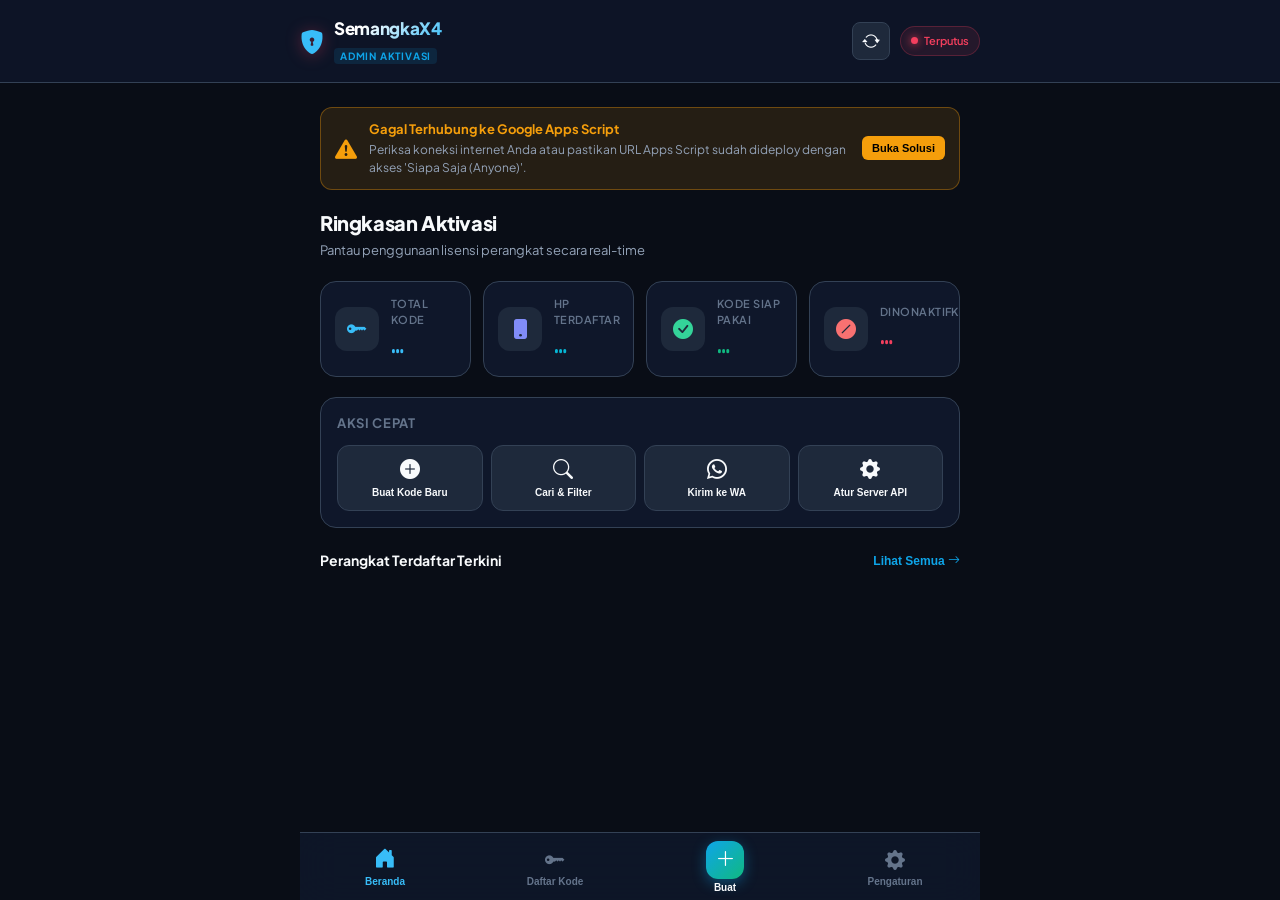
<file: semangkax4/index.html>
<!DOCTYPE html>
<html lang="id">
<head>
  <meta charset="UTF-8">
  <meta name="viewport" content="width=device-width, initial-scale=1.0, maximum-scale=1.0, user-scalable=no, viewport-fit=cover">
  <title>Dashboard Aktivasi SoalPintar - SemangkaX4</title>
  <meta name="theme-color" content="#0F172A">
  <meta name="apple-mobile-web-app-capable" content="yes">
  <meta name="apple-mobile-web-app-status-bar-style" content="black-translucent">
  <link rel="preconnect" href="https://fonts.googleapis.com">
  <link rel="preconnect" href="https://fonts.gstatic.com" crossorigin>
  <link href="https://fonts.googleapis.com/css2?family=Plus+Jakarta+Sans:wght@400;500;600;700;800&family=JetBrains+Mono:wght@500;700&display=swap" rel="stylesheet">
  <!-- Bootstrap Icons CDN -->
  <link rel="stylesheet" href="https://cdn.jsdelivr.net/npm/bootstrap-icons@1.11.3/font/bootstrap-icons.min.css">
  <link rel="stylesheet" href="style.css">
</head>
<body>

  <!-- Top App Bar -->
  <header class="app-header">
    <div class="header-content">
      <div class="brand">
        <div class="brand-icon">
          <i class="bi bi-shield-lock-fill"></i>
        </div>
        <div class="brand-text">
          <h1>SemangkaX4</h1>
          <span class="badge-sub">Admin Aktivasi</span>
        </div>
      </div>
      <div class="header-actions">
        <button id="btnRefresh" class="btn-icon" title="Segarkan Data" aria-label="Refresh">
          <i class="bi bi-arrow-repeat icon"></i>
        </button>
        <div id="connectionPill" class="connection-pill online">
          <span class="dot"></span>
          <span class="text">Tersambung</span>
        </div>
      </div>
    </div>
  </header>

  <!-- Main Container -->
  <main class="app-main">

    <!-- Notification Alert Banner (If script needs update or sheet error) -->
    <div id="noticeBanner" class="notice-banner hidden">
      <div class="notice-icon">
        <i class="bi bi-exclamation-triangle-fill"></i>
      </div>
      <div class="notice-body">
        <strong id="noticeTitle">Pemberitahuan Server</strong>
        <p id="noticeDesc">Menghubungkan ke Google Apps Script...</p>
      </div>
      <button id="btnNoticeAction" class="btn-notice">Buka Solusi</button>
    </div>

    <!-- TAB 1: OVERVIEW / BERANDA -->
    <section id="tab-overview" class="tab-page active">
      <div class="page-header">
        <h2>Ringkasan Aktivasi</h2>
        <p class="subtitle">Pantau penggunaan lisensi perangkat secara real-time</p>
      </div>

      <!-- Quick Stats Grid -->
      <div class="stats-grid">
        <div class="stat-card stat-total">
          <div class="stat-icon">
            <i class="bi bi-key-fill"></i>
          </div>
          <div class="stat-data">
            <span class="stat-label">Total Kode</span>
            <span id="statTotal" class="stat-value">0</span>
          </div>
        </div>
        <div class="stat-card stat-used">
          <div class="stat-icon">
            <i class="bi bi-phone-fill"></i>
          </div>
          <div class="stat-data">
            <span class="stat-label">HP Terdaftar</span>
            <span id="statUsed" class="stat-value">0</span>
          </div>
        </div>
        <div class="stat-card stat-available">
          <div class="stat-icon">
            <i class="bi bi-check-circle-fill"></i>
          </div>
          <div class="stat-data">
            <span class="stat-label">Kode Siap Pakai</span>
            <span id="statAvailable" class="stat-value">0</span>
          </div>
        </div>
        <div class="stat-card stat-disabled">
          <div class="stat-icon">
            <i class="bi bi-slash-circle-fill"></i>
          </div>
          <div class="stat-data">
            <span class="stat-label">Dinonaktifkan</span>
            <span id="statDisabled" class="stat-value">0</span>
          </div>
        </div>
      </div>

      <!-- Quick Actions Card -->
      <div class="action-card">
        <h3>Aksi Cepat</h3>
        <div class="quick-btn-grid">
          <button class="quick-btn" onclick="switchTab('create')">
            <span class="qb-icon"><i class="bi bi-plus-circle-fill"></i></span>
            <span class="qb-label">Buat Kode Baru</span>
          </button>
          <button class="quick-btn" onclick="switchTab('keys')">
            <span class="qb-icon"><i class="bi bi-search"></i></span>
            <span class="qb-label">Cari & Filter</span>
          </button>
          <button class="quick-btn" onclick="openShareSheet()">
            <span class="qb-icon"><i class="bi bi-whatsapp"></i></span>
            <span class="qb-label">Kirim ke WA</span>
          </button>
          <button class="quick-btn" onclick="switchTab('settings')">
            <span class="qb-icon"><i class="bi bi-gear-fill"></i></span>
            <span class="qb-label">Atur Server API</span>
          </button>
        </div>
      </div>

      <!-- Recent Activations -->
      <div class="section-title-wrap">
        <h3>Perangkat Terdaftar Terkini</h3>
        <button class="btn-text" onclick="switchTab('keys')">Lihat Semua <i class="bi bi-arrow-right"></i></button>
      </div>
      <div id="recentContainer" class="cards-list">
        <!-- Rendered by JS -->
      </div>
    </section>

    <!-- TAB 2: DAFTAR KODE (KEYS) -->
    <section id="tab-keys" class="tab-page">
      <div class="page-header">
        <h2>Daftar Kode Aktivasi</h2>
        <p class="subtitle">Kelola lisensi, reset ID HP, dan aktifkan/nonaktifkan</p>
      </div>

      <!-- Search & Filter Bar -->
      <div class="search-filter-box">
        <div class="search-input-wrap">
          <i class="bi bi-search search-icon"></i>
          <input type="text" id="searchInput" placeholder="Cari kode, nama siswa, model HP..." autocomplete="off">
          <button id="btnClearSearch" class="btn-clear hidden" aria-label="Clear"><i class="bi bi-x-lg"></i></button>
        </div>

        <div class="filter-pills">
          <button class="pill active" data-filter="all">Semua (<span id="countAll">0</span>)</button>
          <button class="pill" data-filter="available">Siap Pakai (<span id="countAvailable">0</span>)</button>
          <button class="pill" data-filter="used">Terpakai (<span id="countUsed">0</span>)</button>
          <button class="pill" data-filter="disabled">Nonaktif (<span id="countDisabled">0</span>)</button>
        </div>
      </div>

      <!-- List Container -->
      <div id="keysContainer" class="cards-list">
        <!-- Loaded by JS -->
      </div>
    </section>

    <!-- TAB 3: BUAT KODE (CREATE) -->
    <section id="tab-create" class="tab-page">
      <div class="page-header">
        <h2>Buat Kode Aktivasi</h2>
        <p class="subtitle">Buat kode satuan atau generate massal sekaligus untuk satu kelas</p>
      </div>

      <!-- Mode Selector (Single / Batch) -->
      <div class="segment-control">
        <button class="segment-btn active" data-mode="single">Buat Satuan</button>
        <button class="segment-btn" data-mode="batch">Generate Massal</button>
      </div>

      <!-- Single Form -->
      <form id="formSingle" class="card-form">
        <div class="form-group">
          <label for="inputCustomCode">Kode Aktivasi</label>
          <div class="input-action-row">
            <input type="text" id="inputCustomCode" placeholder="Misal: SMK-8821" required uppercase>
            <button type="button" id="btnRandomSingle" class="btn-secondary">
              <i class="bi bi-shuffle"></i> Acak
            </button>
          </div>
          <small class="helper-text">Bisa menggunakan huruf kapital dan angka.</small>
        </div>

        <div class="form-group">
          <label for="inputSingleName">Nama Siswa / Catatan</label>
          <input type="text" id="inputSingleName" placeholder="Contoh: Budi Santoso - XII RPL 1">
        </div>

        <button type="submit" id="btnSubmitSingle" class="btn-primary w-full">
          <i class="bi bi-cloud-arrow-up-fill"></i> <span>Tambahkan ke Spreadsheet</span>
        </button>
      </form>

      <!-- Batch Form -->
      <form id="formBatch" class="card-form hidden">
        <div class="form-group">
          <label for="inputPrefix">Prefix / Awalan Kode</label>
          <input type="text" id="inputPrefix" value="SX4" placeholder="Contoh: SX4-">
        </div>

        <div class="form-group">
          <label for="inputBatchCount">Jumlah Kode yang Dibuat</label>
          <input type="number" id="inputBatchCount" min="1" max="50" value="5">
          <small class="helper-text">Maksimal 50 kode sekaligus per generasi.</small>
        </div>

        <div class="form-group">
          <label for="inputBatchNote">Catatan / Kelas (Opsional)</label>
          <input type="text" id="inputBatchNote" placeholder="Contoh: Kelas 12 IPA 2">
        </div>

        <button type="submit" id="btnSubmitBatch" class="btn-primary w-full">
          <i class="bi bi-lightning-charge-fill"></i> <span>Generate Sekarang</span>
        </button>
      </form>
    </section>

    <!-- TAB 4: PENGATURAN (SETTINGS) -->
    <section id="tab-settings" class="tab-page">
      <div class="page-header">
        <h2>Pengaturan Server API</h2>
        <p class="subtitle">Konfigurasi endpoint Google Apps Script dan panduan</p>
      </div>

      <div class="card-form">
        <div class="form-group">
          <label for="inputApiUrl">URL Web App Google Apps Script</label>
          <input type="url" id="inputApiUrl" placeholder="https://script.google.com/macros/s/.../exec">
          <small class="helper-text">URL ini harus berakhiran <code>/exec</code>.</small>
        </div>

        <div class="btn-row">
          <button id="btnSaveApi" class="btn-primary"><i class="bi bi-floppy-fill"></i> Simpan URL</button>
          <button id="btnTestApi" class="btn-secondary"><i class="bi bi-broadcast"></i> Tes Ping Koneksi</button>
        </div>
      </div>

      <!-- Script Updater Info Card -->
      <div class="info-card">
        <div class="info-header">
          <span class="info-badge">PENTING</span>
          <h4>Versi Skrip Server</h4>
        </div>
        <p>Pastikan Google Apps Script di Spreadsheet Anda menggunakan versi terbaru (v2) agar mendukung operasi baca-tulis dashboard.</p>
        <button id="btnViewScript" class="btn-secondary btn-sm"><i class="bi bi-code-slash"></i> Lihat Kode Skrip Apps Script v2</button>
      </div>

      <!-- Direct Google Sheet Link -->
      <div class="info-card">
        <div class="info-header">
          <span class="info-badge green">SPREADSHEET</span>
          <h4>Buka Database Google Sheet</h4>
        </div>
        <p>Anda juga bisa langsung melihat dan mengedit data baris di Google Sheets secara langsung.</p>
        <a href="https://sheets.google.com" target="_blank" class="btn-secondary btn-sm inline-block">Buka Google Sheets <i class="bi bi-box-arrow-up-right"></i></a>
      </div>
    </section>

  </main>

  <!-- MOBILE BOTTOM NAVIGATION (TikTok & Instagram Style) -->
  <nav class="bottom-nav">
    <button class="nav-item active" data-target="overview">
      <div class="nav-icon-wrap">
        <i class="bi bi-house-door-fill nav-icon"></i>
      </div>
      <span class="nav-label">Beranda</span>
    </button>

    <button class="nav-item" data-target="keys">
      <div class="nav-icon-wrap">
        <i class="bi bi-key-fill nav-icon"></i>
      </div>
      <span class="nav-label">Daftar Kode</span>
    </button>

    <button class="nav-item nav-action-btn" data-target="create">
      <div class="nav-icon-action">
        <i class="bi bi-plus-lg"></i>
      </div>
      <span class="nav-label">Buat</span>
    </button>

    <button class="nav-item" data-target="settings">
      <div class="nav-icon-wrap">
        <i class="bi bi-gear-fill nav-icon"></i>
      </div>
      <span class="nav-label">Pengaturan</span>
    </button>
  </nav>

  <!-- Script Modal -->
  <div id="scriptModal" class="modal-backdrop hidden">
    <div class="modal-box">
      <div class="modal-header">
        <h3>Kode Apps Script Server v2</h3>
        <button id="btnCloseModal" class="btn-close" aria-label="Close"><i class="bi bi-x-lg"></i></button>
      </div>
      <div class="modal-body">
        <p class="modal-desc">Salin dan timpa kode ini di editor <strong>Apps Script</strong> Google Sheet Anda, lalu klik <strong>Terapkan (Deploy) &rarr; Kelola Penerapan &rarr; Edit &rarr; Versi Baru</strong>.</p>
        <div class="code-wrap">
          <pre id="scriptCodeBlock"></pre>
        </div>
      </div>
      <div class="modal-footer">
        <button id="btnCopyScript" class="btn-primary"><i class="bi bi-clipboard-check-fill"></i> Salin Seluruh Kode</button>
      </div>
    </div>
  </div>

  <!-- Toast Notification Container -->
  <div id="toastContainer" class="toast-container"></div>

  <script src="app.js"></script>
</body>
</html>
</file>
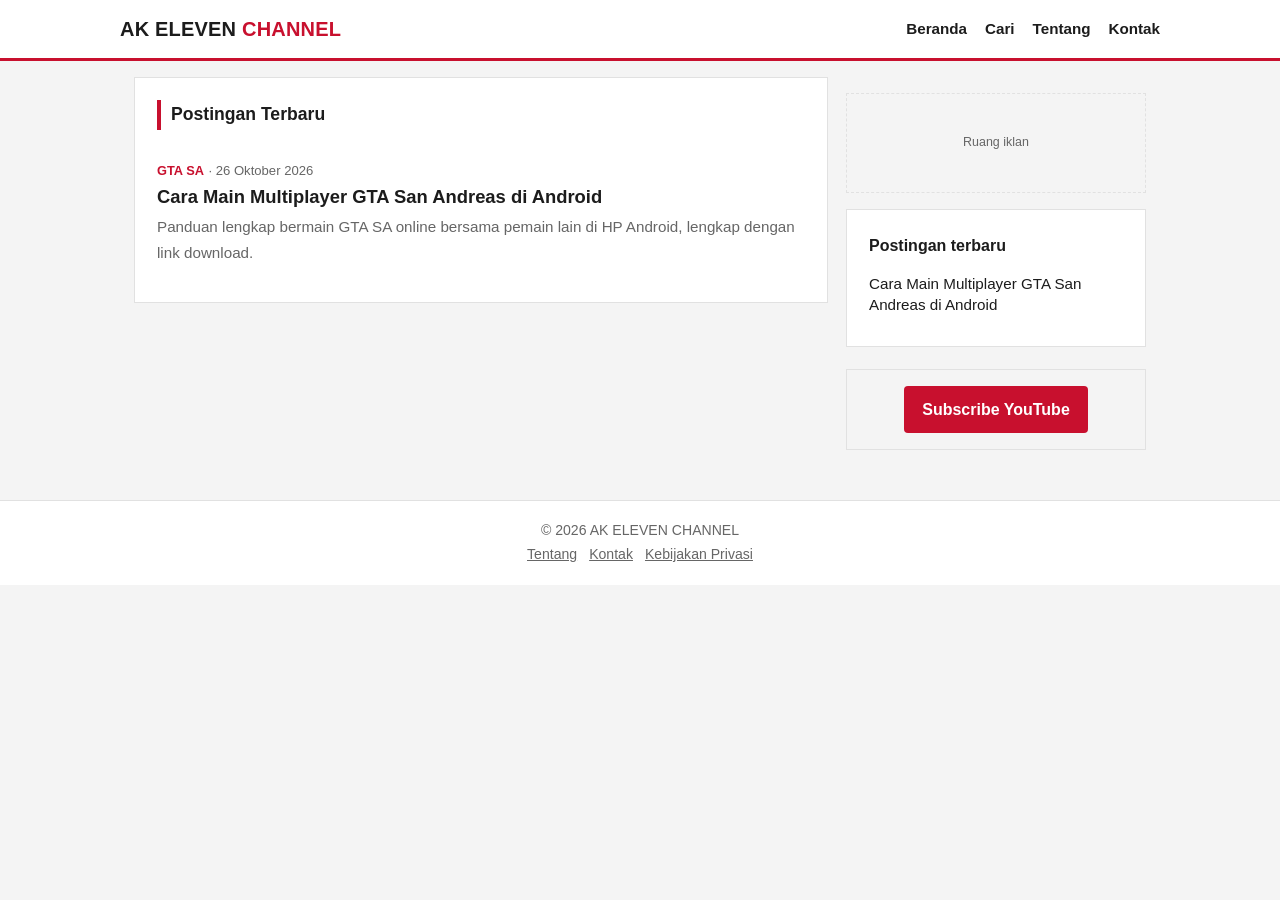
<file: akarticle.html>
<!DOCTYPE html>
<html lang="id">
<head>
<meta charset="utf-8">
<meta name="viewport" content="width=device-width, initial-scale=1, viewport-fit=cover">
<title>AK ELEVEN CHANNEL</title>
<meta name="description" content="Tutorial dan link download dari channel YouTube AK ELEVEN CHANNEL.">
<script async src="https://pagead2.googlesyndication.com/pagead/js/adsbygoogle.js?client=ca-pub-9941737096996174" crossorigin="anonymous"></script>
<style>
:root{--bg:#f4f4f4;--card:#fff;--ink:#1c1c1c;--muted:#666;--line:#e1e1e1;--accent:#c8102e;--link:#0b57d0;color-scheme:light;
box-sizing:border-box;padding-top:env(safe-area-inset-top,0px)}
@media (prefers-color-scheme:dark){:root:not([data-theme="light"]){--bg:#111;--card:#1b1b1b;--ink:#ececec;--muted:#a0a0a0;--line:#2e2e2e;--accent:#ff4d63;--link:#8ab4ff;color-scheme:dark}}
:root[data-theme="dark"]{--bg:#111;--card:#1b1b1b;--ink:#ececec;--muted:#a0a0a0;--line:#2e2e2e;--accent:#ff4d63;--link:#8ab4ff;color-scheme:dark}
html{scroll-padding-top:env(safe-area-inset-top,0px)}
*,*::before,*::after{box-sizing:inherit}
body{margin:0;background:var(--bg);color:var(--ink);font:16px/1.7 Arial,Helvetica,sans-serif;padding-bottom:calc(64px + env(safe-area-inset-bottom,0px))}
a{color:var(--link)}
button{font:inherit;color:inherit;cursor:pointer}
:focus-visible{outline:3px solid var(--link);outline-offset:2px}
.wrap{max-width:1040px;margin:0 auto;padding:0 14px}
header.site{background:var(--card);border-bottom:3px solid var(--accent)}
.hd{display:flex;align-items:center;justify-content:space-between;gap:12px;padding:12px 0}
.logo{font-size:1.25rem;font-weight:700;letter-spacing:.01em;color:var(--ink);text-decoration:none;background:none;border:0;padding:0}
.logo b{color:var(--accent)}
nav.top{display:none;gap:18px}
nav.top a{color:var(--ink);text-decoration:none;font-weight:700;font-size:.95rem}
nav.top a:hover{color:var(--accent)}
.layout{display:grid;gap:18px;padding:16px 0 28px}
.box{background:var(--card);border:1px solid var(--line);padding:16px}
h1.page{font-size:1.1rem;margin:0 0 12px;border-left:4px solid var(--accent);padding-left:10px}
.item{display:block;padding:14px 0;border-bottom:1px solid var(--line);text-decoration:none;color:inherit;cursor:pointer;background:none;border-left:0;border-right:0;border-top:0;width:100%;text-align:left}
.item:last-child{border-bottom:0}
.item h2{margin:2px 0 4px;font-size:1.15rem;line-height:1.35;color:var(--ink)}
.item:hover h2{color:var(--accent)}
.item p{margin:0;color:var(--muted);font-size:.95rem}
.kat{color:var(--accent);font-size:.8rem;font-weight:700}
.tgl{color:var(--muted);font-size:.82rem}
.crumb{font-size:.85rem;color:var(--muted);margin-bottom:8px}
.crumb a{color:var(--muted)}
article h1{font-size:1.55rem;line-height:1.3;margin:4px 0 8px}
.by{font-size:.88rem;color:var(--muted);padding-bottom:12px;border-bottom:1px solid var(--line);margin-bottom:16px}
article p,article li{font-size:1.02rem}
article h2{font-size:1.2rem;margin:26px 0 8px}
article ol,article ul{padding-left:22px}
.embed{position:relative;aspect-ratio:16/9;background:#000;margin:16px 0 4px;border-radius:4px;overflow:hidden}.embed iframe{position:absolute;inset:0;width:100%;height:100%;border:0}.embedlink{font-size:.85rem;margin:0 0 16px}
.vid{display:flex;align-items:center;gap:12px;background:#111;color:#fff;text-decoration:none;padding:14px;margin:16px 0;border-radius:4px}
.vid svg{flex:none}
.vid small{display:block;color:#bbb}
.dl{border:1px solid var(--line);border-left:4px solid var(--accent);padding:12px 14px;margin:12px 0;display:flex;flex-wrap:wrap;gap:10px;align-items:center;justify-content:space-between}
.dl span{font-weight:700}
.dl small{display:block;font-weight:400;color:var(--muted)}
.btn{display:inline-block;background:var(--accent);color:#fff;padding:10px 18px;text-decoration:none;font-weight:700;border-radius:4px;border:0}
.btn.alt{background:transparent;color:var(--ink);border:1.5px solid var(--line)}
.sharebox{border-top:1px solid var(--line);margin-top:22px;padding-top:14px}.sbtn{display:flex;flex-wrap:wrap;gap:8px;margin-top:8px}.sbtn .btn{padding:8px 14px;font-size:.9rem;font-family:inherit;cursor:pointer}
.note{background:var(--bg);border:1px solid var(--line);padding:12px 14px;font-size:.92rem;color:var(--muted);margin:18px 0}
.sub{border:1px solid var(--line);padding:16px;margin:22px 0;text-align:center}
.ad{margin:16px 0;min-height:100px;border:1px dashed var(--line);display:grid;place-items:center;color:var(--muted);font-size:.78rem;text-align:center;overflow:hidden}
.ad ins{display:block;width:100%}
.side h3{font-size:1rem;margin:0 0 6px}
.side a.s{display:block;padding:8px 0;border-bottom:1px solid var(--line);color:var(--ink);text-decoration:none;font-size:.95rem;line-height:1.4}
.side a.s:last-child{border-bottom:0}
input.q{width:100%;padding:12px;border:1.5px solid var(--line);background:var(--card);color:var(--ink);font:inherit;border-radius:4px;margin-bottom:10px}
footer.site{border-top:1px solid var(--line);background:var(--card);padding:18px 0;color:var(--muted);font-size:.88rem;text-align:center}
footer.site a{color:var(--muted);margin:0 6px}
nav.bar{position:fixed;left:0;right:0;bottom:0;z-index:20;display:flex;background:var(--card);border-top:1px solid var(--line);padding-bottom:env(safe-area-inset-bottom,0px)}
nav.bar a,nav.bar button{flex:1;display:flex;flex-direction:column;align-items:center;justify-content:center;gap:2px;padding:8px 0;min-height:56px;font-size:.72rem;color:var(--muted);text-decoration:none;background:none;border:0}
nav.bar svg{width:24px;height:24px;stroke:currentColor;fill:none;stroke-width:2;stroke-linecap:round;stroke-linejoin:round}
nav.bar .on{color:var(--accent);font-weight:700}
@media (min-width:820px){
 body{padding-bottom:0}
 nav.bar{display:none}
 nav.top{display:flex}
 .layout{grid-template-columns:minmax(0,1fr) 300px}
 article h1{font-size:2rem}
 .box{padding:22px}
}
</style>
</head>
<body>
<header class="site"><div class="wrap hd">
 <button class="logo" id="logo" aria-label="Beranda">AK ELEVEN <b>CHANNEL</b></button>
 <nav class="top" aria-label="Menu utama"><a href="#">Beranda</a><a href="#cari">Cari</a><a href="#tentang">Tentang</a><a href="#kontak">Kontak</a></nav>
</div></header>
<div class="wrap"><main id="app" class="layout"></main></div>
<footer class="site"><div class="wrap">© 2026 AK ELEVEN CHANNEL<br><a href="#tentang">Tentang</a><a href="#kontak">Kontak</a><a href="#privasi">Kebijakan Privasi</a></div></footer>
<nav class="bar" id="bar" aria-label="Navigasi"></nav>

<script>
/* ===== PENGATURAN: EDIT DI SINI ===== */
var CHANNEL_URL="https://youtube.com/@ak_eleven28";
var EMAIL="katsuo11ak@gmail.com";
var ADSENSE_CLIENT="ca-pub-9941737096996174";
var ADSENSE_SLOT="";     // isi dengan ID unit iklan (data-ad-slot)
var LINK_GTA="https://youtu.be/Gph4KlIycHU?si=YJlnSPmHa9Dc4JRe";
var LINK_MP="https://modsfire.com/roMI4U8vj7h84o6"; // link yang dipakai di video
var LINK_MP_OFFICIAL="https://thirtyfoxmcx00e1.github.io/openmp.com/index.html"; // link website resmi
var SITE_URL="https://katsuo.my.id/akarticle"; // alamat website kamu
var MOD_AUTHOR_NAME="@thirtyfoxmc"; // ganti dengan nama author mod
var MOD_AUTHOR_URL="https://youtube.com/@thirtyfoxmc"; // link author mod
var POSTS=[{
 id:"cara-main-multiplayer-gta-sa-android", kat:"GTA SA", tgl:"2026-10-26",
 judul:"Cara Main Multiplayer GTA San Andreas di Android",
 ringkas:"Panduan lengkap bermain GTA SA online bersama pemain lain di HP Android, lengkap dengan link download.",
 video:"https://youtu.be/u9OaXvLImMI",
 isi:function(){return ''+
 '<p>Ingin bermain GTA San Andreas bersama teman lewat HP Android? Kamu bisa melakukannya dengan mode multiplayer. Artikel ini menjelaskan langkah-langkahnya dari awal sampai bisa masuk ke server.</p>'+
 '<p>Video tutorial lengkapnya ada di channel kami. Tontonlah dulu supaya setiap langkah lebih jelas.</p>'+
 vid("https://youtu.be/u9OaXvLImMI")+
 '<h2>Persiapan</h2><ul><li>HP Android dengan ruang penyimpanan yang cukup.</li><li>Koneksi internet yang stabil.</li><li>Game GTA San Andreas sudah terpasang di HP.</li></ul>'+
 '<h2>Belum punya GTA San Andreas?</h2><p>Unduh dulu game-nya lewat tombol di bawah, lalu pasang seperti biasa.</p>'+
 dl("GTA San Andreas untuk Android",LINK_GTA)+
 ad()+
 '<h2>Download file multiplayer</h2><p>Setelah GTA San Andreas terpasang, unduh file multiplayer lewat salah satu link berikut.</p><div class="note"><b>Pilih salah satu.</b> Link 1 adalah file yang dipakai di video. Link 2 diambil dari website resmi. Keduanya bisa dipakai, jadi unduh yang mana saja yang bisa kamu buka.</div>'+
 dl("Link 1: File yang dipakai di video",LINK_MP,"Sama seperti di video tutorial")+dl("Link 2: Website resmi",LINK_MP_OFFICIAL,"Diunduh dari website resmi (pilih download client mod)")+'<p>Kredit: mod ini dibuat oleh <a href="'+MOD_AUTHOR_URL+'" target="_blank" rel="noopener nofollow">'+MOD_AUTHOR_NAME+'</a>. Kunjungi halaman author untuk mendukung karyanya.</p>'+
 '<h2>Langkah memasang dan bermain</h2><ol><li>Pastikan GTA San Andreas sudah bisa dibuka tanpa masalah.</li><li>Unduh file multiplayer dari link di atas.</li><li>Pasang file tersebut di HP kamu.</li><li>Buka aplikasinya, lalu pilih server yang kamu inginkan.</li><li>Masukkan nama pemain dan mulai bermain bersama.</li></ol>'+
 '<p>Cara detail setiap langkah bisa kamu lihat langsung di video.</p>'+
 '<div class="note">Catatan: file diunduh dari pihak ketiga. Gunakan dengan risiko sendiri dan pastikan HP kamu aman. GTA San Andreas adalah merek dagang milik Rockstar Games.</div>'+
 '<div class="sub"><p><b>Jangan lupa subscribe channel kami</b> dan tonton videonya. Terima kasih sudah berkunjung.</p><a class="btn" href="'+CHANNEL_URL+'" target="_blank" rel="noopener">Subscribe di YouTube</a></div>';}
}];
/* ===== SELESAI ===== */

var app=document.getElementById("app"),bar=document.getElementById("bar");
var IC={home:'<path d="M3 11l9-8 9 8v10a1 1 0 0 1-1 1h-5v-7H9v7H4a1 1 0 0 1-1-1z"/>',cari:'<circle cx="11" cy="11" r="7"/><path d="M21 21l-4.3-4.3"/>',yt:'<rect x="3" y="6" width="18" height="12" rx="3"/><path d="M10 9.5v5l4.5-2.5z"/>',info:'<circle cx="12" cy="12" r="9"/><path d="M12 11v6M12 7.5v.01"/>'};
function svg(k){return '<svg viewBox="0 0 24 24" aria-hidden="true">'+IC[k]+'</svg>'}
function esc(s){return String(s).replace(/[&<>"]/g,function(c){return{"&":"&amp;","<":"&lt;",">":"&gt;",'"':"&quot;"}[c]})}
function tgl(d){return new Date(d+"T00:00:00").toLocaleDateString("id-ID",{day:"numeric",month:"long",year:"numeric"})}
function vid(u){var m=u.match(/(?:youtu\.be\/|v=)([\w-]{11})/);if(m)return '<div class="embed"><iframe src="https://www.youtube-nocookie.com/embed/'+m[1]+'" title="Video tutorial" loading="lazy" allow="accelerometer; encrypted-media; picture-in-picture; fullscreen" allowfullscreen referrerpolicy="strict-origin-when-cross-origin"></iframe></div><p class="embedlink">Video tidak muncul? <a href="'+u+'" target="_blank" rel="noopener">Buka di YouTube</a></p>';return '<a class="vid" href="'+u+'" target="_blank" rel="noopener"><svg width="44" height="44" viewBox="0 0 24 24"><rect x="2" y="5" width="20" height="14" rx="4" fill="#f00"/><path d="M10 9v6l5-3z" fill="#fff"/></svg><span>Tonton video tutorialnya<small>Buka di YouTube</small></span></a>'}
function dl(n,u,s){return '<div class="dl"><span>'+n+'<small>'+(s||"Klik tombol untuk mengunduh")+'</small></span><a class="btn" href="'+u+'" target="_blank" rel="noopener nofollow sponsored">Download</a></div>'}
function ad(){
  if(ADSENSE_CLIENT&&ADSENSE_SLOT)return '<div class="ad"><ins class="adsbygoogle" data-ad-client="'+ADSENSE_CLIENT+'" data-ad-slot="'+ADSENSE_SLOT+'" data-ad-format="auto" data-full-width-responsive="true"></ins></div>';
  return '<div class="ad" role="complementary" aria-label="Ruang iklan">Ruang iklan</div>';
}
function pushAds(){if(!ADSENSE_CLIENT)return;try{var n=document.querySelectorAll("ins.adsbygoogle:not([data-adsbygoogle-status])");for(var i=0;i<n.length;i++)(window.adsbygoogle=window.adsbygoogle||[]).push({})}catch(e){}}


function setBar(a){
  var items=[["home","Beranda","#"],["cari","Cari","#cari"],["yt","YouTube",CHANNEL_URL],["info","Info","#tentang"]];
  bar.innerHTML=items.map(function(i){var ext=i[0]==="yt";return '<a href="'+i[2]+'"'+(ext?' target="_blank" rel="noopener"':'')+(a===i[0]?' class="on" aria-current="page"':'')+'>'+svg(i[0])+i[1]+'</a>'}).join("");
}
function side(){
  return '<aside class="side">'+ad()+'<div class="box"><h3>Postingan terbaru</h3>'+POSTS.map(function(p){return '<a class="s" href="#'+p.id+'">'+esc(p.judul)+'</a>'}).join("")+'</div><div class="sub"><a class="btn" href="'+CHANNEL_URL+'" target="_blank" rel="noopener">Subscribe YouTube</a></div></aside>';
}
function row(p){return '<a class="item" href="#'+p.id+'"><span class="kat">'+esc(p.kat)+'</span> <span class="tgl">· '+tgl(p.tgl)+'</span><h2>'+esc(p.judul)+'</h2><p>'+esc(p.ringkas)+'</p></a>'}
function wrap(main){app.innerHTML='<div>'+main+'</div>'+side();pushAds();window.scrollTo(0,0)}

function home(){document.title="AK ELEVEN CHANNEL";setBar("home");wrap('<div class="box"><h1 class="page">Postingan Terbaru</h1>'+POSTS.map(row).join("")+'</div>')}
function post(p){
  document.title=p.judul+" | AK ELEVEN CHANNEL";setBar("");
  wrap('<article class="box"><div class="crumb"><a href="#">Beranda</a> / '+esc(p.kat)+'</div><h1>'+esc(p.judul)+'</h1><div class="by">Oleh AK ELEVEN CHANNEL · '+tgl(p.tgl)+'</div>'+p.isi()+share(p)+'</article>');
}
function cari(){
  document.title="Cari | AK ELEVEN CHANNEL";setBar("cari");
  wrap('<div class="box"><h1 class="page">Cari Postingan</h1><input class="q" id="q" type="search" placeholder="Ketik judul atau topik" aria-label="Cari"><div id="res"></div></div>');
  var q=document.getElementById("q");
  function go(){var v=q.value.toLowerCase(),r=POSTS.filter(function(p){return(p.judul+" "+p.ringkas+" "+p.kat).toLowerCase().indexOf(v)>-1});
    document.getElementById("res").innerHTML=r.length?r.map(row).join(""):'<p class="tgl">Tidak ada hasil. Coba kata kunci lain.</p>'}
  q.oninput=go;go();
}
function halaman(t,h,a){document.title=t+" | AK ELEVEN CHANNEL";setBar(a||"info");wrap('<div class="box"><h1 class="page">'+t+'</h1><article>'+h+'</article></div>')}
function route(){
  var h=location.hash.slice(1),p=POSTS.filter(function(x){return x.id===h})[0];
  if(p)return post(p);
  if(h==="cari")return cari();
  if(h==="tentang")return halaman("Tentang","<p>AK ELEVEN CHANNEL adalah channel YouTube yang membagikan tutorial dan link download. Website ini berisi artikel pendamping dari setiap video supaya langkah-langkahnya mudah dibaca ulang.</p><p>Kunjungi channel kami: <a href='"+CHANNEL_URL+"' target='_blank' rel='noopener'>"+CHANNEL_URL.replace("https://","")+"</a></p>");
  if(h==="kontak")return halaman("Kontak","<p>Ada pertanyaan, saran, atau link yang tidak berfungsi? Hubungi kami lewat email: <a href='mailto:"+EMAIL+"'>"+EMAIL+"</a> atau tulis di kolom komentar video YouTube.</p>");
  if(h==="privasi")return halaman("Kebijakan Privasi","<p>Website ini tidak meminta data pribadi pengunjung. Kami dapat menampilkan iklan dari pihak ketiga, termasuk Google, yang menggunakan cookie untuk menayangkan iklan berdasarkan kunjungan Anda ke situs ini dan situs lain.</p><p>Anda dapat menonaktifkan personalisasi iklan lewat pengaturan iklan Google. Tautan unduhan mengarah ke situs pihak ketiga yang kebijakan privasinya berada di luar kendali kami.</p><p>Dengan menggunakan website ini, Anda menyetujui kebijakan ini.</p>");
  home();
}
function shareUrl(p){return SITE_URL+"#"+p.id}
function share(p){var u=encodeURIComponent(shareUrl(p)),t=encodeURIComponent(p.judul);
 return '<div class="sharebox"><b>Bagikan artikel ini</b><div class="sbtn"><button class="btn" data-share="'+p.id+'">Bagikan</button><a class="btn alt" target="_blank" rel="noopener" href="https://wa.me/?text='+t+'%20'+u+'">WhatsApp</a><a class="btn alt" target="_blank" rel="noopener" href="https://www.facebook.com/sharer/sharer.php?u='+u+'">Facebook</a><a class="btn alt" target="_blank" rel="noopener" href="https://t.me/share/url?url='+u+'&text='+t+'">Telegram</a><button class="btn alt" data-copy="'+p.id+'">Salin link</button></div></div>'}
function salin(txt,b){var ok=function(){var o=b.textContent;b.textContent="Link tersalin";setTimeout(function(){b.textContent=o},1800)};
 try{navigator.clipboard.writeText(txt).then(ok,fb)}catch(e){fb()}
 function fb(){try{var a=document.createElement("textarea");a.value=txt;a.style.position="fixed";a.style.opacity="0";document.body.appendChild(a);a.select();document.execCommand("copy");document.body.removeChild(a);ok()}catch(e){window.prompt("Salin link ini:",txt)}}}
document.addEventListener("click",function(e){var b=e.target.closest("[data-share],[data-copy]");if(!b)return;
 var id=b.getAttribute("data-share")||b.getAttribute("data-copy"),p=POSTS.filter(function(x){return x.id===id})[0];if(!p)return;
 var u=shareUrl(p);
 if(b.hasAttribute("data-share")&&navigator.share){navigator.share({title:p.judul,text:p.ringkas,url:u}).catch(function(){})}else salin(u,b)});
document.getElementById("logo").onclick=function(){location.hash="";route()};
window.addEventListener("hashchange",route);
route();
</script>
</body>
</html>
</file>
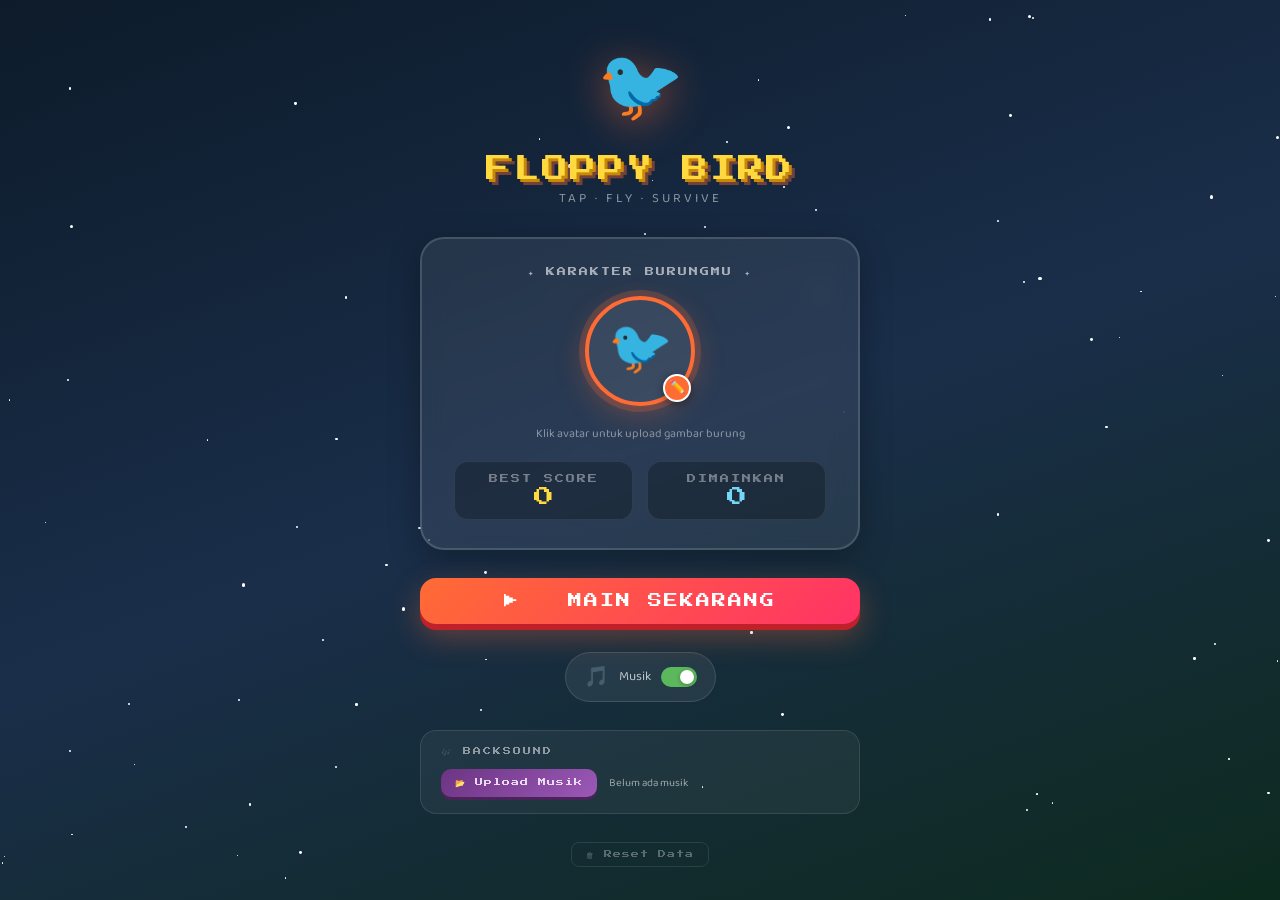
<file: burung.html>
<!DOCTYPE html>
<html lang="id">
<head>
<meta charset="UTF-8">
<meta name="viewport" content="width=device-width, initial-scale=1.0, user-scalable=no">
<title>Floppy Bird</title>
<link rel="preconnect" href="https://fonts.googleapis.com">
<link href="https://fonts.googleapis.com/css2?family=Press+Start+2P&family=Baloo+2:wght@400;600;800&display=swap" rel="stylesheet">
<style>
:root {
  --sky1: #74d7f7;
  --sky2: #b8eaff;
  --pipe: #5cb85c;
  --pipe-dark: #3a7a3a;
  --accent: #ff6b35;
  --yellow: #ffd93d;
  --ground: #c8a96e;
  --ground-top: #7ec850;
  --white: #fff;
  --dark: #1a1a2e;
  --card: rgba(255,255,255,0.15);
  --pixel: 'Press Start 2P', monospace;
  --body-font: 'Baloo 2', cursive;
}

* { margin:0; padding:0; box-sizing:border-box; }

html, body {
  width: 100%; height: 100%;
  overflow: hidden;
  font-family: var(--body-font);
  background: #0d1b2a;
}

/* ══════════════════════════════
   PAGE SYSTEM
══════════════════════════════ */
.page {
  position: absolute;
  inset: 0;
  display: flex;
  align-items: center;
  justify-content: center;
  transition: opacity 0.5s, transform 0.5s;
}
.page.hidden {
  opacity: 0;
  pointer-events: none;
  transform: scale(0.96);
}

/* ══════════════════════════════
   HOME PAGE
══════════════════════════════ */
#home-page {
  flex-direction: column;
  background: linear-gradient(160deg, #0d1b2a 0%, #1a2e4a 50%, #0d2a1e 100%);
  overflow-y: auto;
}

.home-bg {
  position: absolute;
  inset: 0;
  overflow: hidden;
  pointer-events: none;
}

.star {
  position: absolute;
  border-radius: 50%;
  background: #fff;
  animation: twinkle var(--d, 3s) ease-in-out infinite;
}
@keyframes twinkle {
  0%,100%{ opacity:0.2; transform:scale(1); }
  50%{ opacity:1; transform:scale(1.4); }
}

.home-content {
  position: relative;
  z-index: 2;
  display: flex;
  flex-direction: column;
  align-items: center;
  gap: 28px;
  padding: 40px 20px;
  width: 100%;
  max-width: 480px;
}

/* Logo / title */
.logo-wrap {
  text-align: center;
  position: relative;
}

.logo-bird {
  font-size: 70px;
  animation: logoBob 1.8s ease-in-out infinite;
  display: block;
  filter: drop-shadow(0 8px 20px rgba(255,107,53,0.5));
}
@keyframes logoBob {
  0%,100%{ transform: translateY(0) rotate(-5deg); }
  50%{ transform: translateY(-14px) rotate(5deg); }
}

.logo-title {
  font-family: var(--pixel);
  font-size: clamp(18px, 5vw, 26px);
  color: var(--yellow);
  text-shadow: 3px 3px 0 #c8880a, 6px 6px 0 rgba(255,107,53,0.4);
  letter-spacing: 2px;
  margin-top: 10px;
}

.logo-sub {
  font-size: 13px;
  color: rgba(255,255,255,0.5);
  margin-top: 6px;
  letter-spacing: 3px;
  text-transform: uppercase;
}

/* Upload card */
.upload-card {
  background: rgba(255,255,255,0.07);
  border: 2px solid rgba(255,255,255,0.15);
  border-radius: 24px;
  padding: 28px 32px;
  width: 100%;
  display: flex;
  flex-direction: column;
  align-items: center;
  gap: 18px;
  backdrop-filter: blur(12px);
  box-shadow: 0 8px 32px rgba(0,0,0,0.3);
}

.card-title {
  font-family: var(--pixel);
  font-size: 9px;
  color: rgba(255,255,255,0.6);
  letter-spacing: 2px;
  text-transform: uppercase;
}

.bird-avatar-wrap {
  position: relative;
}

.bird-avatar {
  width: 110px;
  height: 110px;
  border-radius: 50%;
  border: 4px solid var(--accent);
  background: rgba(255,255,255,0.08);
  display: flex;
  align-items: center;
  justify-content: center;
  font-size: 52px;
  overflow: hidden;
  cursor: pointer;
  transition: transform 0.2s, box-shadow 0.2s;
  box-shadow: 0 0 0 6px rgba(255,107,53,0.2), 0 8px 30px rgba(255,107,53,0.3);
  animation: avatarPulse 2.5s ease-in-out infinite;
}
@keyframes avatarPulse {
  0%,100%{ box-shadow: 0 0 0 6px rgba(255,107,53,0.2), 0 8px 30px rgba(255,107,53,0.3); }
  50%{ box-shadow: 0 0 0 12px rgba(255,107,53,0.1), 0 8px 30px rgba(255,107,53,0.5); }
}
.bird-avatar:hover { transform: scale(1.06); }
.bird-avatar img { width:100%; height:100%; object-fit:cover; border-radius:50%; }

.avatar-edit-badge {
  position: absolute;
  bottom: 4px; right: 4px;
  width: 28px; height: 28px;
  background: var(--accent);
  border-radius: 50%;
  border: 2px solid #fff;
  display: flex; align-items: center; justify-content: center;
  font-size: 13px;
  cursor: pointer;
  box-shadow: 0 2px 8px rgba(0,0,0,0.4);
}

.avatar-hint {
  font-size: 12px;
  color: rgba(255,255,255,0.45);
}

#file-input { display: none; }

/* Stats row */
.stats-row {
  display: flex;
  gap: 14px;
  width: 100%;
}
.stat-box {
  flex: 1;
  background: rgba(0,0,0,0.25);
  border-radius: 14px;
  padding: 12px 10px;
  text-align: center;
  border: 1px solid rgba(255,255,255,0.08);
}
.stat-label {
  font-size: 9px;
  color: rgba(255,255,255,0.4);
  letter-spacing: 2px;
  text-transform: uppercase;
  font-family: var(--pixel);
}
.stat-val {
  font-family: var(--pixel);
  font-size: 20px;
  color: var(--yellow);
  margin-top: 4px;
}
#home-best { color: #ffd93d; }
#home-played { color: #74d7f7; }

/* Buttons */
.btn-play {
  width: 100%;
  padding: 16px;
  border: none;
  border-radius: 16px;
  font-family: var(--pixel);
  font-size: 14px;
  letter-spacing: 2px;
  cursor: pointer;
  background: linear-gradient(135deg, #ff6b35, #ff3366);
  color: #fff;
  box-shadow: 0 6px 0 #c0202a, 0 12px 30px rgba(255,107,53,0.35);
  transition: all 0.12s;
  position: relative;
  overflow: hidden;
}
.btn-play::before {
  content: '';
  position: absolute;
  top: 0; left: -100%;
  width: 60%; height: 100%;
  background: linear-gradient(90deg, transparent, rgba(255,255,255,0.2), transparent);
  animation: btnShine 2.5s infinite;
}
@keyframes btnShine {
  0%{ left:-100%; }
  60%,100%{ left:150%; }
}
.btn-play:active { transform: translateY(4px); box-shadow: 0 2px 0 #c0202a; }

.music-toggle {
  display: flex;
  align-items: center;
  gap: 10px;
  background: rgba(255,255,255,0.07);
  border: 1px solid rgba(255,255,255,0.12);
  border-radius: 50px;
  padding: 8px 18px;
  cursor: pointer;
  transition: background 0.2s;
  color: rgba(255,255,255,0.7);
  font-size: 13px;
}
.music-toggle:hover { background: rgba(255,255,255,0.12); }
.music-icon { font-size: 20px; }
.toggle-track {
  width: 36px; height: 20px;
  background: rgba(255,255,255,0.2);
  border-radius: 10px;
  position: relative;
  transition: background 0.3s;
}
.toggle-track.on { background: #5cb85c; }
.toggle-thumb {
  position: absolute;
  width: 14px; height: 14px;
  background: #fff;
  border-radius: 50%;
  top: 3px; left: 3px;
  transition: left 0.3s;
  box-shadow: 0 1px 4px rgba(0,0,0,0.3);
}
.toggle-track.on .toggle-thumb { left: 19px; }

.btn-reset {
  font-family: var(--pixel);
  font-size: 8px;
  color: rgba(255,255,255,0.3);
  background: none;
  border: 1px solid rgba(255,255,255,0.1);
  border-radius: 8px;
  padding: 7px 14px;
  cursor: pointer;
  letter-spacing: 1px;
  transition: all 0.2s;
}
.btn-reset:hover { color: #ff6b6b; border-color: #ff6b6b; }

/* Music upload section */
.music-section {
  width: 100%;
  background: rgba(255,255,255,0.05);
  border: 1px solid rgba(255,255,255,0.1);
  border-radius: 16px;
  padding: 16px 20px;
  display: flex;
  flex-direction: column;
  gap: 12px;
}

.music-section-title {
  font-family: var(--pixel);
  font-size: 8px;
  color: rgba(255,255,255,0.5);
  letter-spacing: 2px;
  text-transform: uppercase;
}

.music-row {
  display: flex;
  align-items: center;
  gap: 12px;
}

.music-upload-btn {
  flex-shrink: 0;
  font-family: var(--pixel);
  font-size: 8px;
  padding: 9px 14px;
  background: linear-gradient(135deg, #6c3483, #9b59b6);
  color: #e8daef;
  border: none;
  border-radius: 10px;
  cursor: pointer;
  box-shadow: 0 3px 0 #4a235a;
  transition: all 0.1s;
  letter-spacing: 1px;
  white-space: nowrap;
}
.music-upload-btn:active { transform: translateY(2px); box-shadow: 0 1px 0 #4a235a; }
.music-upload-btn:hover { background: linear-gradient(135deg, #8e44ad, #bb8fce); }

.music-name {
  flex: 1;
  font-size: 11px;
  color: rgba(255,255,255,0.55);
  overflow: hidden;
  text-overflow: ellipsis;
  white-space: nowrap;
}
.music-name.loaded { color: #a9dfbf; }

.music-del-btn {
  flex-shrink: 0;
  background: none;
  border: 1px solid rgba(255,100,100,0.3);
  color: rgba(255,100,100,0.6);
  border-radius: 8px;
  font-size: 14px;
  width: 28px; height: 28px;
  cursor: pointer;
  display: flex; align-items: center; justify-content: center;
  transition: all 0.2s;
}
.music-del-btn:hover { background: rgba(255,100,100,0.15); color: #ff6b6b; border-color: #ff6b6b; }
.music-del-btn.hidden { opacity: 0; pointer-events: none; }

#music-file-input { display: none; }

/* ══════════════════════════════
   GAME PAGE
══════════════════════════════ */
#game-page {
  flex-direction: column;
  align-items: center;
  justify-content: center;
  background: #0d1b2a;
}

.game-topbar {
  position: absolute;
  top: 0; left: 0; right: 0;
  padding: 12px 20px;
  display: flex;
  justify-content: space-between;
  align-items: center;
  z-index: 10;
  background: linear-gradient(to bottom, rgba(0,0,0,0.5), transparent);
}

.topbar-score {
  font-family: var(--pixel);
  font-size: 13px;
  color: #fff;
  text-shadow: 0 2px 8px rgba(0,0,0,0.5);
}

.btn-home {
  font-family: var(--pixel);
  font-size: 9px;
  color: rgba(255,255,255,0.8);
  background: rgba(0,0,0,0.4);
  border: 1px solid rgba(255,255,255,0.2);
  border-radius: 10px;
  padding: 7px 12px;
  cursor: pointer;
  backdrop-filter: blur(6px);
}
.btn-home:hover { background: rgba(255,107,53,0.5); }

.canvas-outer {
  position: relative;
  border-radius: 20px;
  overflow: hidden;
  box-shadow:
    0 0 0 4px rgba(255,255,255,0.9),
    0 0 0 8px var(--accent),
    0 20px 60px rgba(0,0,0,0.7);
}

canvas#gc {
  display: block;
  cursor: pointer;
}

/* ══════════════════════════════
   SCORE POPUP
══════════════════════════════ */
.score-popup {
  position: absolute;
  font-family: var(--pixel);
  font-size: 13px;
  color: var(--yellow);
  text-shadow: 0 0 10px var(--yellow), 0 2px 0 #c8880a;
  pointer-events: none;
  animation: popUp 0.8s forwards;
  z-index: 20;
}
@keyframes popUp {
  0%{ opacity:1; transform: translateY(0) scale(1.3); }
  100%{ opacity:0; transform: translateY(-50px) scale(0.8); }
}

</style>
</head>
<body>

<!-- ══ HOME PAGE ══ -->
<div class="page" id="home-page">
  <div class="home-bg" id="star-bg"></div>
  <div class="home-content">
    <div class="logo-wrap">
      <span class="logo-bird" id="home-bird-emoji">🐦</span>
      <div class="logo-title">FLOPPY BIRD</div>
      <div class="logo-sub">Tap · Fly · Survive</div>
    </div>

    <div class="upload-card">
      <div class="card-title">✦ Karakter Burungmu ✦</div>
      <div class="bird-avatar-wrap">
        <div class="bird-avatar" id="bird-avatar" onclick="document.getElementById('file-input').click()">
          <span id="avatar-emoji">🐦</span>
        </div>
        <div class="avatar-edit-badge" onclick="document.getElementById('file-input').click()">✏️</div>
      </div>
      <input type="file" id="file-input" accept="image/*">
      <div class="avatar-hint">Klik avatar untuk upload gambar burung</div>

      <div class="stats-row">
        <div class="stat-box">
          <div class="stat-label">Best Score</div>
          <div class="stat-val" id="home-best">0</div>
        </div>
        <div class="stat-box">
          <div class="stat-label">Dimainkan</div>
          <div class="stat-val" id="home-played">0</div>
        </div>
      </div>
    </div>

    <button class="btn-play" id="btn-play">▶ &nbsp; MAIN SEKARANG</button>

    <div class="music-toggle" id="music-toggle">
      <span class="music-icon">🎵</span>
      <span>Musik</span>
      <div class="toggle-track on" id="toggle-track">
        <div class="toggle-thumb"></div>
      </div>
    </div>

    <!-- Music upload -->
    <div class="music-section">
      <div class="music-section-title">🎶 Backsound</div>
      <div class="music-row">
        <button class="music-upload-btn" onclick="document.getElementById('music-file-input').click()">📂 Upload Musik</button>
        <span class="music-name" id="music-name-label">Belum ada musik</span>
        <button class="music-del-btn hidden" id="music-del-btn" title="Hapus musik">✕</button>
      </div>
      <input type="file" id="music-file-input" accept="audio/*">
    </div>

    <button class="btn-reset" id="btn-reset">🗑 Reset Data</button>
  </div>
</div>

<!-- ══ GAME PAGE ══ -->
<div class="page hidden" id="game-page">
  <div class="game-topbar">
    <button class="btn-home" id="btn-home">← Beranda</button>
    <div class="topbar-score">
      <span id="score-label">SKOR: </span><span id="topbar-score-val">0</span>
    </div>
  </div>
  <div class="canvas-outer" id="canvas-outer">
    <canvas id="gc"></canvas>
  </div>
</div>

<script>
// ════════════════════════════════════════════════
// AUDIO ENGINE — MP3 upload + Web Audio SFX
// ════════════════════════════════════════════════
let audioCtx = null;
let musicOn = true;
let bgAudio = null;   // HTMLAudioElement for background music
let bgObjectURL = null;

function getAudioCtx() {
  if (!audioCtx) audioCtx = new (window.AudioContext || window.webkitAudioContext)();
  return audioCtx;
}

function startMusic() {
  if (!musicOn || !bgAudio) return;
  try {
    bgAudio.currentTime = 0;
    bgAudio.volume = 0.4;
    bgAudio.loop = true;
    const p = bgAudio.play();
    if (p) p.catch(() => {});
  } catch(e) {}
}

function stopMusic() {
  if (bgAudio) { bgAudio.pause(); bgAudio.currentTime = 0; }
}

function pauseMusic() {
  if (bgAudio) bgAudio.pause();
}

function resumeMusic() {
  if (!musicOn || !bgAudio) return;
  const p = bgAudio.play();
  if (p) p.catch(() => {});
}

function loadMusicFromDataURL(dataURL) {
  if (bgObjectURL) { URL.revokeObjectURL(bgObjectURL); bgObjectURL = null; }
  if (bgAudio) { bgAudio.pause(); bgAudio = null; }
  bgAudio = new Audio(dataURL);
  bgAudio.loop = true;
  bgAudio.volume = 0.4;
}

// ── SFX ──
function sfxFlap() {
  try {
    const ac = getAudioCtx();
    const osc = ac.createOscillator();
    const g = ac.createGain();
    osc.connect(g); g.connect(ac.destination);
    osc.type = 'sine';
    osc.frequency.setValueAtTime(400, ac.currentTime);
    osc.frequency.exponentialRampToValueAtTime(200, ac.currentTime + 0.1);
    g.gain.setValueAtTime(0.35, ac.currentTime);
    g.gain.exponentialRampToValueAtTime(0.001, ac.currentTime + 0.12);
    osc.start(); osc.stop(ac.currentTime + 0.13);
  } catch(e){}
}

function sfxScore() {
  try {
    const ac = getAudioCtx();
    const freqs = [523.25, 659.25, 783.99, 1046.5];
    freqs.forEach((f, i) => {
      const osc = ac.createOscillator();
      const g = ac.createGain();
      osc.connect(g); g.connect(ac.destination);
      osc.type = 'square';
      osc.frequency.value = f;
      const t = ac.currentTime + i * 0.07;
      g.gain.setValueAtTime(0.001, t);
      g.gain.exponentialRampToValueAtTime(0.3, t + 0.01);
      g.gain.exponentialRampToValueAtTime(0.001, t + 0.1);
      osc.start(t); osc.stop(t + 0.12);
    });
  } catch(e){}
}

function sfxDie() {
  try {
    const ac = getAudioCtx();
    const bufSize = ac.sampleRate * 0.4;
    const buf = ac.createBuffer(1, bufSize, ac.sampleRate);
    const data = buf.getChannelData(0);
    for (let i = 0; i < bufSize; i++) data[i] = (Math.random() * 2 - 1) * (1 - i / bufSize);
    const src = ac.createBufferSource();
    src.buffer = buf;
    const g = ac.createGain();
    const lp = ac.createBiquadFilter();
    lp.type = 'lowpass'; lp.frequency.value = 600;
    src.connect(lp); lp.connect(g); g.connect(ac.destination);
    g.gain.value = 0.5;
    src.start();

    const osc = ac.createOscillator();
    const og = ac.createGain();
    osc.type = 'sawtooth';
    osc.frequency.setValueAtTime(300, ac.currentTime);
    osc.frequency.exponentialRampToValueAtTime(60, ac.currentTime + 0.5);
    og.gain.setValueAtTime(0.4, ac.currentTime);
    og.gain.exponentialRampToValueAtTime(0.001, ac.currentTime + 0.5);
    osc.connect(og); og.connect(ac.destination);
    osc.start(); osc.stop(ac.currentTime + 0.5);
  } catch(e){}
}

// ════════════════════════════════════════════════
// STORAGE
// ════════════════════════════════════════════════
const SKEY = 'floppybird2_v1';
let store = { best: 0, played: 0, birdImg: null, music: true, musicData: null, musicName: null };

function loadStore() {
  try {
    const raw = localStorage.getItem(SKEY);
    if (raw) {
      const d = JSON.parse(raw);
      store.best = d.best || 0;
      store.played = d.played || 0;
      store.birdImg = d.birdImg || null;
      store.music = d.music !== undefined ? d.music : true;
      store.musicData = d.musicData || null;
      store.musicName = d.musicName || null;
    }
  } catch(e) {}
}

function saveStore() {
  try { localStorage.setItem(SKEY, JSON.stringify(store)); } catch(e) {}
}

// ════════════════════════════════════════════════
// HOME PAGE LOGIC
// ════════════════════════════════════════════════
let birdImgObj = null;

function updateMusicUI() {
  const label = document.getElementById('music-name-label');
  const delBtn = document.getElementById('music-del-btn');
  if (store.musicName) {
    label.textContent = '♪ ' + store.musicName;
    label.className = 'music-name loaded';
    delBtn.classList.remove('hidden');
  } else {
    label.textContent = 'Belum ada musik';
    label.className = 'music-name';
    delBtn.classList.add('hidden');
  }
}

function updateHomeUI() {
  document.getElementById('home-best').textContent = store.best;
  document.getElementById('home-played').textContent = store.played;
  musicOn = store.music;
  const track = document.getElementById('toggle-track');
  if (musicOn) track.classList.add('on'); else track.classList.remove('on');

  if (store.birdImg) {
    document.getElementById('bird-avatar').innerHTML = `<img src="${store.birdImg}" alt="bird">`;
    const logoB = document.getElementById('home-bird-emoji');
    logoB.style.fontSize = '70px';
    logoB.innerHTML = `<img src="${store.birdImg}" style="width:70px;height:70px;border-radius:50%;object-fit:cover;">`;
  }
  updateMusicUI();
}

// Generate stars
function buildStars() {
  const bg = document.getElementById('star-bg');
  for (let i = 0; i < 80; i++) {
    const s = document.createElement('div');
    s.className = 'star';
    const sz = Math.random() * 2.5 + 1;
    s.style.cssText = `
      width:${sz}px; height:${sz}px;
      top:${Math.random()*100}%;
      left:${Math.random()*100}%;
      --d:${(Math.random()*3+2).toFixed(1)}s;
      animation-delay:${(Math.random()*4).toFixed(1)}s;
    `;
    bg.appendChild(s);
  }
}

document.getElementById('file-input').addEventListener('change', function(e) {
  const file = e.target.files[0]; if (!file) return;
  const reader = new FileReader();
  reader.onload = ev => {
    const dataURL = ev.target.result;
    const img = new Image();
    img.onload = () => {
      birdImgObj = img;
      store.birdImg = dataURL;
      saveStore();
      updateHomeUI();
    };
    img.src = dataURL;
  };
  reader.readAsDataURL(file);
});

document.getElementById('music-toggle').addEventListener('click', () => {
  musicOn = !musicOn;
  store.music = musicOn;
  saveStore();
  const track = document.getElementById('toggle-track');
  if (musicOn) { track.classList.add('on'); resumeMusic(); }
  else { track.classList.remove('on'); pauseMusic(); }
});

// Upload musik
document.getElementById('music-file-input').addEventListener('change', function(e) {
  const file = e.target.files[0]; if (!file) return;
  const reader = new FileReader();
  reader.onload = function(ev) {
    const dataURL = ev.target.result;
    loadMusicFromDataURL(dataURL);
    store.musicName = file.name;
    try {
      store.musicData = dataURL;
      saveStore();
    } catch(err) {
      // Too big for localStorage, keep only in memory
      store.musicData = null;
      store.musicName = file.name + ' ⚠ (terlalu besar, tidak disimpan)';
    }
    updateMusicUI();
  };
  reader.readAsDataURL(file);
  e.target.value = '';
});

// Hapus musik
document.getElementById('music-del-btn').addEventListener('click', function() {
  stopMusic(); bgAudio = null;
  store.musicData = null; store.musicName = null;
  saveStore(); updateMusicUI();
});

document.getElementById('btn-reset').addEventListener('click', () => {
  if (confirm('Reset semua data? (skor, gambar & musik)')) {
    stopMusic(); bgAudio = null;
    store = { best: 0, played: 0, birdImg: null, music: true, musicData: null, musicName: null };
    birdImgObj = null;
    saveStore();
    document.getElementById('bird-avatar').innerHTML = '<span id="avatar-emoji">🐦</span>';
    const logoB = document.getElementById('home-bird-emoji');
    logoB.style.fontSize = '70px'; logoB.innerHTML = '🐦';
    updateHomeUI();
  }
});

document.getElementById('btn-play').addEventListener('click', () => {
  getAudioCtx(); // unlock audio context
  goGame();
});

document.getElementById('btn-home').addEventListener('click', () => {
  gameRunning = false;
  goHome();
});

function goHome() {
  document.getElementById('home-page').classList.remove('hidden');
  document.getElementById('game-page').classList.add('hidden');
  updateHomeUI();
  if (musicOn) startMusic(); else stopMusic();
}

function goGame() {
  document.getElementById('home-page').classList.add('hidden');
  document.getElementById('game-page').classList.remove('hidden');
  stopMusic();
  initGame();
  if (!gameLoopRunning) { gameLoopRunning = true; requestAnimationFrame(gameLoop); }
}

// ════════════════════════════════════════════════
// GAME ENGINE
// ════════════════════════════════════════════════
const canvas = document.getElementById('gc');
const ctx = canvas.getContext('2d');

// Responsive size
function setCanvasSize() {
  const maxW = Math.min(window.innerWidth - 20, 380);
  const maxH = Math.min(window.innerHeight - 100, 560);
  const ratio = 380 / 560;
  let W, H;
  if (maxW / maxH > ratio) { H = maxH; W = Math.round(H * ratio); }
  else { W = maxW; H = Math.round(W / ratio); }
  canvas.width = W; canvas.height = H;
}
setCanvasSize();

let CW = () => canvas.width, CH = () => canvas.height;

const GRAVITY = 0.38;
const FLAP_V = -7.0;
const PIPE_W = 52;
const PIPE_GAP = 148;
const PIPE_SPEED = 2.5;
const GRD_H = 65;

let gameState = 'idle'; // idle | playing | dead
let gameRunning = false;
let gameLoopRunning = false;
let bird, pipes, score, frame, particles;
let groundOff = 0, deathTimer = 0;
let clouds = [];

// ── Cloud init ──
function initClouds() {
  clouds = [];
  for (let i = 0; i < 4; i++) {
    clouds.push({
      x: Math.random() * CW(),
      y: 30 + Math.random() * 120,
      w: 60 + Math.random() * 60,
      s: 0.25 + Math.random() * 0.35
    });
  }
}

function initGame() {
  const W = CW(), H = CH();
  bird = { x: W * 0.22, y: H * 0.42, vy: 0, angle: 0, phase: 0 };
  pipes = []; particles = [];
  score = 0; frame = 0; deathTimer = 0;
  gameState = 'idle'; gameRunning = true;
  initClouds();
  document.getElementById('topbar-score-val').textContent = '0';
}

// ── Input ──
canvas.addEventListener('click', doFlap);
canvas.addEventListener('touchstart', e => { e.preventDefault(); doFlap(); }, {passive:false});
document.addEventListener('keydown', e => { if (e.code === 'Space') { e.preventDefault(); doFlap(); } });

function doFlap() {
  if (!gameRunning) return;
  if (gameState === 'idle') {
    gameState = 'playing';
    bird.vy = FLAP_V;
    sfxFlap();
    if (musicOn) startMusic();
  } else if (gameState === 'playing') {
    bird.vy = FLAP_V;
    sfxFlap();
    spawnParticles(bird.x, bird.y, 'rgba(255,255,255,0.8)', 5);
  } else if (gameState === 'dead' && deathTimer > 45) {
    store.played++;
    saveStore();
    initGame();
  }
}

// ── Particles ──
function spawnParticles(x, y, color, n) {
  for (let i = 0; i < n; i++) {
    const a = Math.random() * Math.PI * 2;
    const sp = Math.random() * 3.5 + 1;
    particles.push({ x, y, vx: Math.cos(a)*sp, vy: Math.sin(a)*sp - 2, life: 1, color, sz: Math.random()*4+2 });
  }
}

// ── Spawn pipe ──
function spawnPipe() {
  const H = CH(), sky = H - GRD_H;
  const minT = 50, maxT = sky - PIPE_GAP - 50;
  const topH = minT + Math.random() * (maxT - minT);
  pipes.push({ x: CW() + 10, topH, scored: false });
}

// ── Collision ──
function hitTest() {
  const W = CW(), H = CH(), sky = H - GRD_H;
  const bx = bird.x, by = bird.y, br = 14;
  if (by + br >= sky || by - br <= 0) return true;
  for (const p of pipes) {
    if (bx + br > p.x - 5 && bx - br < p.x + PIPE_W + 5) {
      if (by - br < p.topH || by + br > p.topH + PIPE_GAP) return true;
    }
  }
  return false;
}

// ── Draw helpers ──
function drawBg() {
  const W = CW(), H = CH(), sky = H - GRD_H;
  // Sky
  const sg = ctx.createLinearGradient(0,0,0,sky);
  sg.addColorStop(0,'#5ec8f0'); sg.addColorStop(1,'#c4ecff');
  ctx.fillStyle = sg; ctx.fillRect(0,0,W,sky);

  // Clouds
  clouds.forEach(c => {
    ctx.save();
    ctx.fillStyle = 'rgba(255,255,255,0.88)';
    ctx.shadowColor = 'rgba(255,255,255,0.5)'; ctx.shadowBlur = 10;
    const r = c.w * 0.18, cx2 = c.x + c.w/2;
    ctx.beginPath();
    ctx.arc(cx2,     c.y,          r*1.2, 0, Math.PI*2);
    ctx.arc(cx2-c.w*.22, c.y+r*.4, r*.9,  0, Math.PI*2);
    ctx.arc(cx2+c.w*.22, c.y+r*.4, r*.9,  0, Math.PI*2);
    ctx.arc(cx2-c.w*.38, c.y+r*.8, r*.65, 0, Math.PI*2);
    ctx.arc(cx2+c.w*.38, c.y+r*.8, r*.65, 0, Math.PI*2);
    ctx.fill(); ctx.restore();
  });

  // Ground green strip
  ctx.fillStyle = '#6aba2f';
  ctx.fillRect(0, sky, W, 14);
  ctx.fillStyle = '#4f9a1e';
  ctx.fillRect(0, sky+14, W, 4);

  // Ground body
  const gg = ctx.createLinearGradient(0,sky+18,0,H);
  gg.addColorStop(0,'#d4a843'); gg.addColorStop(1,'#a07828');
  ctx.fillStyle = gg;
  ctx.fillRect(0, sky+18, W, GRD_H-18);

  // Ground scroll lines
  ctx.strokeStyle = 'rgba(0,0,0,0.1)'; ctx.lineWidth = 2;
  for (let i = 0; i < 8; i++) {
    const lx = ((groundOff + i*55) % (W+55)) - 55;
    ctx.beginPath(); ctx.moveTo(lx,sky+6); ctx.lineTo(lx+35,sky+6); ctx.stroke();
  }
}

function drawPipe(p) {
  const H = CH(), sky = H - GRD_H;
  const botY = p.topH + PIPE_GAP, botH = sky - botY;
  function rPipe(px, py, pw, ph, capAtBottom) {
    const g = ctx.createLinearGradient(px,0,px+pw,0);
    g.addColorStop(0,'#3fa31a'); g.addColorStop(0.28,'#6dc236');
    g.addColorStop(0.65,'#50b020'); g.addColorStop(1,'#287010');
    ctx.fillStyle = g; ctx.fillRect(px,py,pw,ph);
    ctx.fillStyle='rgba(255,255,255,0.18)'; ctx.fillRect(px+7,py+2,10,ph-4);
    const cw=pw+14,ch=22,cx=px-7;
    const cy = capAtBottom ? py+ph-ch : py;
    const cg = ctx.createLinearGradient(cx,0,cx+cw,0);
    cg.addColorStop(0,'#2e8a14'); cg.addColorStop(0.28,'#5cb02c');
    cg.addColorStop(0.65,'#449c18'); cg.addColorStop(1,'#1e6008');
    ctx.fillStyle=cg; ctx.fillRect(cx,cy,cw,ch);
    ctx.fillStyle='rgba(255,255,255,0.16)'; ctx.fillRect(cx+7,cy+4,12,ch-8);
    ctx.strokeStyle='rgba(0,0,0,0.18)'; ctx.lineWidth=1.5;
    ctx.strokeRect(px,py,pw,ph); ctx.strokeRect(cx,cy,cw,ch);
  }
  if (p.topH > 0) rPipe(p.x, 0, PIPE_W, p.topH, true);
  if (botH > 0)   rPipe(p.x, botY, PIPE_W, botH, false);
}

function drawBird() {
  const bx = bird.x, by = bird.y;
  const ang = Math.max(-0.5, Math.min(Math.PI/2, bird.angle));
  ctx.save();
  ctx.translate(bx, by);
  ctx.rotate(ang);
  const R = 17;

  if (birdImgObj) {
    ctx.save();
    ctx.beginPath(); ctx.arc(0,0,R,0,Math.PI*2); ctx.clip();
    ctx.drawImage(birdImgObj,-R,-R,R*2,R*2);
    ctx.restore();
    ctx.strokeStyle='rgba(255,255,255,0.8)'; ctx.lineWidth=2.5;
    ctx.beginPath(); ctx.arc(0,0,R,0,Math.PI*2); ctx.stroke();
    // glow
    ctx.shadowColor='rgba(255,200,50,0.6)'; ctx.shadowBlur=12;
    ctx.beginPath(); ctx.arc(0,0,R,0,Math.PI*2); ctx.stroke();
  } else {
    // default chick
    const wy = Math.sin(bird.phase)*6;
    const bg = ctx.createRadialGradient(-4,-4,2,0,0,R);
    bg.addColorStop(0,'#fff4a0'); bg.addColorStop(0.6,'#ffcc00'); bg.addColorStop(1,'#e08800');
    ctx.fillStyle=bg;
    ctx.beginPath(); ctx.arc(0,0,R,0,Math.PI*2); ctx.fill();
    ctx.fillStyle='#ffdd44';
    ctx.beginPath(); ctx.ellipse(-5,wy-3,12,5,-0.3,0,Math.PI*2); ctx.fill();
    ctx.fillStyle='#fff';
    ctx.beginPath(); ctx.arc(7,-5,7,0,Math.PI*2); ctx.fill();
    ctx.fillStyle='#1a1a2e';
    ctx.beginPath(); ctx.arc(9,-4,3.5,0,Math.PI*2); ctx.fill();
    ctx.fillStyle='#fff';
    ctx.beginPath(); ctx.arc(10.5,-5.5,1.4,0,Math.PI*2); ctx.fill();
    ctx.fillStyle='#ff7700';
    ctx.beginPath(); ctx.moveTo(13,-1); ctx.lineTo(21,2); ctx.lineTo(13,5); ctx.closePath(); ctx.fill();
  }
  ctx.restore();

  // ground shadow
  const sky = CH() - GRD_H;
  ctx.save(); ctx.globalAlpha=0.13;
  ctx.fillStyle='#000';
  ctx.beginPath(); ctx.ellipse(bx, sky-3, R, 5, 0, 0, Math.PI*2); ctx.fill();
  ctx.restore();
}

function drawParticles() {
  particles.forEach(p => {
    ctx.save();
    ctx.globalAlpha = p.life;
    ctx.fillStyle = p.color;
    ctx.shadowColor = p.color; ctx.shadowBlur = 8;
    ctx.beginPath(); ctx.arc(p.x, p.y, p.sz, 0, Math.PI*2); ctx.fill();
    ctx.restore();
  });
}

function drawIdleOverlay() {
  const W = CW(), H = CH();
  ctx.save();
  ctx.fillStyle='rgba(0,0,0,0.38)'; ctx.fillRect(0,0,W,H);
  ctx.textAlign='center';
  ctx.font=`bold 12px 'Press Start 2P'`;
  ctx.fillStyle='#fff';
  ctx.shadowColor='rgba(0,0,0,0.6)'; ctx.shadowBlur=10;
  ctx.fillText('TAP UNTUK MULAI', W/2, H/2-8);
  ctx.font=`10px 'Baloo 2'`;
  ctx.fillStyle='rgba(255,255,255,0.6)'; ctx.shadowBlur=0;
  ctx.fillText('Spasi / Klik / Tap', W/2, H/2+18);
  ctx.restore();
}

function drawDeadOverlay() {
  if (deathTimer < 12) return;
  const alpha = Math.min(1,(deathTimer-12)/25);
  const W = CW(), H = CH(), cx = W/2, cy = H/2;
  ctx.save(); ctx.globalAlpha = alpha;
  ctx.fillStyle='rgba(0,0,0,0.5)'; ctx.fillRect(0,0,W,H);

  // Card
  const cw2=Math.min(260,W-40), ch2=180;
  const cx2=cx-cw2/2, cy2=cy-ch2/2;
  ctx.shadowColor='rgba(0,0,0,0.5)'; ctx.shadowBlur=24;
  ctx.fillStyle='#fff';
  rRect(cx2,cy2,cw2,ch2,18); ctx.fill();
  ctx.shadowBlur=0;

  ctx.font=`bold 13px 'Press Start 2P'`;
  ctx.fillStyle='#e74c3c'; ctx.textAlign='center';
  ctx.fillText('GAME OVER', cx, cy2+40);

  ctx.font=`10px 'Press Start 2P'`;
  ctx.fillStyle='#555';
  ctx.fillText(`Skor: ${score}`, cx, cy2+72);
  ctx.fillStyle='#e08800';
  ctx.fillText(`Best: ${store.best}`, cx, cy2+98);

  if (score > 0 && score >= store.best) {
    ctx.font=`8px 'Press Start 2P'`;
    ctx.fillStyle='#e74c3c';
    ctx.fillText('✦ REKOR BARU! ✦', cx, cy2+122);
  }

  if (deathTimer > 45) {
    ctx.font=`8px 'Press Start 2P'`;
    ctx.fillStyle='#aaa';
    ctx.fillText('Tap untuk main lagi', cx, cy2+152);
  }
  ctx.restore();
}

function drawLiveScore() {
  if (gameState !== 'playing') return;
  const W = CW();
  ctx.save();
  ctx.font=`bold 26px 'Press Start 2P'`;
  ctx.textAlign='center';
  ctx.strokeStyle='rgba(0,0,0,0.3)'; ctx.lineWidth=4;
  ctx.strokeText(score, W/2, 50);
  ctx.fillStyle='#fff'; ctx.shadowColor='rgba(0,0,0,0.4)'; ctx.shadowBlur=8;
  ctx.fillText(score, W/2, 50);
  ctx.restore();
}

function rRect(x,y,w,h,r) {
  ctx.beginPath();
  ctx.moveTo(x+r,y);
  ctx.arcTo(x+w,y,x+w,y+h,r);
  ctx.arcTo(x+w,y+h,x,y+h,r);
  ctx.arcTo(x,y+h,x,y,r);
  ctx.arcTo(x,y,x+w,y,r);
  ctx.closePath();
}

// ── Score popups ──
let scorePopups = [];
function spawnScorePopup() {
  const el = document.createElement('div');
  el.className = 'score-popup';
  el.textContent = '+1';
  const outer = document.getElementById('canvas-outer');
  const rect = canvas.getBoundingClientRect();
  const outerRect = outer.getBoundingClientRect();
  el.style.left = (rect.left - outerRect.left + bird.x - 10) + 'px';
  el.style.top  = (rect.top  - outerRect.top  + bird.y - 24) + 'px';
  outer.appendChild(el);
  setTimeout(() => el.remove(), 900);
}

// ── MAIN GAME LOOP ──
function gameLoop() {
  if (!gameLoopRunning) return;

  const W = CW(), H = CH(), sky = H - GRD_H;

  if (gameState === 'playing') {
    frame++;
    groundOff = (groundOff + PIPE_SPEED) % (W + 55);
    clouds.forEach(c => { c.x -= c.s; if (c.x + c.w < 0) c.x = W + 20; });

    bird.vy += GRAVITY;
    bird.y  += bird.vy;
    bird.angle = bird.vy * 0.065;
    bird.phase += 0.22;

    if (frame % 88 === 0) spawnPipe();
    pipes.forEach(p => p.x -= PIPE_SPEED);
    pipes = pipes.filter(p => p.x + PIPE_W > -20);

    pipes.forEach(p => {
      if (!p.scored && p.x + PIPE_W < bird.x - 14) {
        p.scored = true; score++;
        if (score > store.best) store.best = score;
        saveStore();
        sfxScore();
        spawnParticles(bird.x, bird.y, '#ffd700', 10);
        spawnScorePopup();
        document.getElementById('topbar-score-val').textContent = score;
        document.getElementById('home-best').textContent = store.best;
      }
    });

    particles = particles.filter(p=>p.life>0);
    particles.forEach(p=>{p.x+=p.vx;p.y+=p.vy;p.vy+=0.14;p.life-=0.04;p.sz*=0.97;});

    if (hitTest()) {
      gameState = 'dead';
      sfxDie();
      stopMusic();
      spawnParticles(bird.x, bird.y, '#ff4040', 22);
      saveStore();
    }

  } else if (gameState === 'idle') {
    groundOff = (groundOff + PIPE_SPEED * 0.5) % (W+55);
    clouds.forEach(c => { c.x -= c.s*0.5; if (c.x+c.w<0) c.x=W+20; });
    bird.y = H * 0.42 + Math.sin(Date.now()/520) * 12;
    bird.angle = 0; bird.phase = (bird.phase||0)+0.12;
    particles = particles.filter(p=>p.life>0);
    particles.forEach(p=>{p.x+=p.vx;p.y+=p.vy;p.vy+=0.14;p.life-=0.04;p.sz*=0.97;});

  } else if (gameState === 'dead') {
    deathTimer++;
    bird.vy += GRAVITY * 0.4;
    bird.y  = Math.min(sky - 16, bird.y + bird.vy);
    bird.angle = Math.min(Math.PI/2, bird.angle + 0.05);
    particles = particles.filter(p=>p.life>0);
    particles.forEach(p=>{p.x+=p.vx;p.y+=p.vy;p.vy+=0.14;p.life-=0.04;p.sz*=0.97;});
  }

  // Draw
  ctx.clearRect(0,0,W,H);
  drawBg();
  pipes.forEach(drawPipe);
  drawParticles();
  drawBird();
  drawLiveScore();
  if (gameState === 'idle') drawIdleOverlay();
  if (gameState === 'dead') drawDeadOverlay();

  requestAnimationFrame(gameLoop);
}

// ════════════════════════════════════════════════
// INIT
// ════════════════════════════════════════════════
loadStore();
buildStars();
updateHomeUI();

// Load bird image if saved
if (store.birdImg) {
  const img = new Image();
  img.onload = () => { birdImgObj = img; };
  img.src = store.birdImg;
}

// Music auto-start on home
musicOn = store.music;
// Music will start on first user interaction
document.getElementById('btn-play').addEventListener('mouseenter', () => {
  if (musicOn && !audioCtx) { /* wait for click */ }
}, {once:true});

</script>
</body>
</html>
</file>
<file: semangkax4/style.css>
/* ==========================================================================
   SEMANGKAX4 ACTIVATION DASHBOARD - MODERN MOBILE & DESKTOP STYLES
   TikTok / Instagram Style Bottom Nav, Dark Deep Slate Theme
   ========================================================================== */

:root {
  --bg-main: #090D16;
  --bg-surface: #0F172A;
  --bg-card: #1E293B;
  --bg-card-hover: #273549;
  --border-color: #334155;
  --border-subtle: #1E293B;

  --primary: #0EA5E9;
  --primary-hover: #38BDF8;
  --primary-glow: rgba(14, 165, 233, 0.25);

  --accent-green: #10B981;
  --accent-green-glow: rgba(16, 185, 129, 0.2);
  --accent-amber: #F59E0B;
  --accent-rose: #F43F5E;
  --accent-cyan: #06B6D4;

  --text-primary: #F8FAFC;
  --text-secondary: #94A3B8;
  --text-muted: #64748B;

  --font-sans: 'Plus Jakarta Sans', system-ui, -apple-system, sans-serif;
  --font-mono: 'JetBrains Mono', monospace;

  --bottom-nav-height: 68px;
  --radius-lg: 16px;
  --radius-md: 12px;
  --radius-sm: 8px;
}

* {
  box-sizing: border-box;
  margin: 0;
  padding: 0;
  -webkit-tap-highlight-color: transparent;
}

body {
  font-family: var(--font-sans);
  background-color: var(--bg-main);
  color: var(--text-primary);
  line-height: 1.5;
  min-height: 100vh;
  padding-bottom: calc(var(--bottom-nav-height) + env(safe-area-inset-bottom, 20px) + 20px);
  overflow-x: hidden;
  -webkit-font-smoothing: antialiased;
}

/* ==========================================================================
   TOP APP BAR
   ========================================================================== */
.app-header {
  position: sticky;
  top: 0;
  z-index: 40;
  background: rgba(15, 23, 42, 0.85);
  backdrop-filter: blur(14px);
  -webkit-backdrop-filter: blur(14px);
  border-bottom: 1px solid var(--border-color);
  padding: 12px 18px;
}

.header-content {
  max-width: 680px;
  margin: 0 auto;
  display: flex;
  align-items: center;
  justify-content: space-between;
}

.brand {
  display: flex;
  align-items: center;
  gap: 10px;
}

.brand-icon {
  font-size: 26px;
  display: flex;
  align-items: center;
  justify-content: center;
  filter: drop-shadow(0 2px 8px rgba(244, 63, 94, 0.35));
}

.brand-text h1 {
  font-size: 17px;
  font-weight: 800;
  letter-spacing: -0.02em;
  background: linear-gradient(135deg, #FFFFFF 30%, #38BDF8 100%);
  -webkit-background-clip: text;
  -webkit-text-fill-color: transparent;
}

.badge-sub {
  font-size: 10px;
  font-weight: 700;
  text-transform: uppercase;
  letter-spacing: 0.08em;
  color: var(--primary);
  background: rgba(14, 165, 233, 0.12);
  padding: 2px 6px;
  border-radius: 4px;
}

.header-actions {
  display: flex;
  align-items: center;
  gap: 10px;
}

.btn-icon {
  width: 38px;
  height: 38px;
  border-radius: var(--radius-sm);
  background: var(--bg-card);
  border: 1px solid var(--border-color);
  color: var(--text-primary);
  display: flex;
  align-items: center;
  justify-content: center;
  cursor: pointer;
  transition: all 0.2s ease;
}

.btn-icon:hover {
  background: var(--bg-card-hover);
  border-color: var(--primary);
}

.btn-icon:active {
  transform: scale(0.92);
}

.btn-icon .icon,
.btn-icon i {
  font-size: 18px;
  line-height: 1;
  display: inline-flex;
}

.connection-pill {
  display: flex;
  align-items: center;
  gap: 6px;
  font-size: 11px;
  font-weight: 600;
  padding: 6px 10px;
  border-radius: 20px;
  background: rgba(16, 185, 129, 0.1);
  color: var(--accent-green);
  border: 1px solid rgba(16, 185, 129, 0.2);
}

.connection-pill.offline {
  background: rgba(244, 63, 94, 0.1);
  color: var(--accent-rose);
  border-color: rgba(244, 63, 94, 0.25);
}

.connection-pill .dot {
  width: 7px;
  height: 7px;
  border-radius: 50%;
  background-color: currentColor;
  box-shadow: 0 0 8px currentColor;
  animation: pulse 2s infinite;
}

@keyframes pulse {
  0%, 100% { opacity: 1; transform: scale(1); }
  50% { opacity: 0.5; transform: scale(0.85); }
}

/* ==========================================================================
   MAIN CONTENT & TABS
   ========================================================================== */
.app-main {
  max-width: 680px;
  margin: 0 auto;
  padding: 16px 16px 30px;
}

.tab-page {
  display: none;
  animation: fadeIn 0.25s ease forwards;
}

.tab-page.active {
  display: block;
}

@keyframes fadeIn {
  from { opacity: 0; transform: translateY(6px); }
  to { opacity: 1; transform: translateY(0); }
}

.page-header {
  margin-bottom: 20px;
}

.page-header h2 {
  font-size: 20px;
  font-weight: 800;
  letter-spacing: -0.02em;
  color: var(--text-primary);
}

.page-header .subtitle {
  font-size: 13px;
  color: var(--text-secondary);
  margin-top: 3px;
}

/* Notice Banner */
.notice-banner {
  display: flex;
  align-items: center;
  gap: 12px;
  background: rgba(245, 158, 11, 0.12);
  border: 1px solid rgba(245, 158, 11, 0.35);
  border-radius: var(--radius-md);
  padding: 12px 14px;
  margin-bottom: 18px;
}

.notice-banner.hidden {
  display: none !important;
}

.notice-icon {
  font-size: 22px;
  flex-shrink: 0;
}

.notice-body {
  flex: 1;
}

.notice-body strong {
  font-size: 13px;
  color: var(--accent-amber);
  display: block;
}

.notice-body p {
  font-size: 12px;
  color: var(--text-secondary);
  margin-top: 2px;
}

.btn-notice {
  background: var(--accent-amber);
  color: #000;
  font-size: 11px;
  font-weight: 700;
  border: none;
  border-radius: 6px;
  padding: 6px 10px;
  cursor: pointer;
  white-space: nowrap;
}

/* ==========================================================================
   STATISTICS GRID
   ========================================================================== */
.stats-grid {
  display: grid;
  grid-template-columns: repeat(2, 1fr);
  gap: 12px;
  margin-bottom: 20px;
}

.stat-card {
  background: var(--bg-surface);
  border: 1px solid var(--border-color);
  border-radius: var(--radius-lg);
  padding: 14px;
  display: flex;
  align-items: center;
  gap: 12px;
  position: relative;
  overflow: hidden;
  transition: transform 0.2s ease, border-color 0.2s ease;
}

.stat-card:hover {
  border-color: var(--primary);
  transform: translateY(-2px);
}

.stat-icon {
  width: 44px;
  height: 44px;
  border-radius: var(--radius-md);
  background: var(--bg-card);
  display: flex;
  align-items: center;
  justify-content: center;
  font-size: 20px;
  flex-shrink: 0;
}

.stat-total .stat-icon i { color: #38BDF8; }
.stat-used .stat-icon i { color: #818CF8; }
.stat-available .stat-icon i { color: #34D399; }
.stat-disabled .stat-icon i { color: #F87171; }

.stat-data {
  display: flex;
  flex-direction: column;
}

.stat-label {
  font-size: 11px;
  font-weight: 600;
  color: var(--text-muted);
  text-transform: uppercase;
  letter-spacing: 0.04em;
}

.stat-value {
  font-size: 22px;
  font-weight: 800;
  color: var(--text-primary);
  letter-spacing: -0.03em;
  font-family: var(--font-mono);
}

.stat-total .stat-value { color: var(--primary-hover); }
.stat-used .stat-value { color: var(--accent-cyan); }
.stat-available .stat-value { color: var(--accent-green); }
.stat-disabled .stat-value { color: var(--accent-rose); }

/* Quick Action Grid */
.action-card {
  background: var(--bg-surface);
  border: 1px solid var(--border-color);
  border-radius: var(--radius-lg);
  padding: 16px;
  margin-bottom: 22px;
}

.action-card h3 {
  font-size: 13px;
  font-weight: 700;
  text-transform: uppercase;
  letter-spacing: 0.05em;
  color: var(--text-muted);
  margin-bottom: 12px;
}

.quick-btn-grid {
  display: grid;
  grid-template-columns: repeat(4, 1fr);
  gap: 8px;
}

.quick-btn {
  background: var(--bg-card);
  border: 1px solid var(--border-color);
  border-radius: var(--radius-md);
  padding: 12px 6px;
  display: flex;
  flex-direction: column;
  align-items: center;
  gap: 6px;
  color: var(--text-primary);
  cursor: pointer;
  transition: all 0.2s ease;
}

.quick-btn:hover {
  background: var(--bg-card-hover);
  border-color: var(--primary);
}

.quick-btn:active {
  transform: scale(0.94);
}

.qb-icon {
  font-size: 20px;
}

.qb-label {
  font-size: 10px;
  font-weight: 600;
  text-align: center;
}

.section-title-wrap {
  display: flex;
  align-items: center;
  justify-content: space-between;
  margin-bottom: 12px;
}

.section-title-wrap h3 {
  font-size: 14px;
  font-weight: 700;
  color: var(--text-primary);
}

.btn-text {
  background: none;
  border: none;
  color: var(--primary);
  font-size: 12px;
  font-weight: 600;
  cursor: pointer;
}

/* ==========================================================================
   SEARCH & FILTER BAR
   ========================================================================== */
.search-filter-box {
  margin-bottom: 18px;
}

.search-input-wrap {
  position: relative;
  margin-bottom: 12px;
}

.search-icon {
  position: absolute;
  left: 14px;
  top: 50%;
  transform: translateY(-50%);
  font-size: 15px;
  line-height: 1;
  color: var(--text-muted);
  pointer-events: none;
}

.search-input-wrap input {
  width: 100%;
  padding: 12px 40px 12px 42px;
  background: var(--bg-surface);
  border: 1px solid var(--border-color);
  border-radius: var(--radius-md);
  color: var(--text-primary);
  font-size: 13px;
  font-family: inherit;
  outline: none;
  transition: all 0.2s ease;
}

.search-input-wrap input:focus {
  border-color: var(--primary);
  box-shadow: 0 0 0 3px var(--primary-glow);
}

.btn-clear {
  position: absolute;
  right: 12px;
  top: 50%;
  transform: translateY(-50%);
  background: none;
  border: none;
  color: var(--text-muted);
  font-size: 18px;
  cursor: pointer;
}

.filter-pills {
  display: flex;
  gap: 8px;
  overflow-x: auto;
  padding-bottom: 4px;
  scrollbar-width: none;
}

.filter-pills::-webkit-scrollbar {
  display: none;
}

.pill {
  flex-shrink: 0;
  background: var(--bg-surface);
  border: 1px solid var(--border-color);
  color: var(--text-secondary);
  font-size: 12px;
  font-weight: 600;
  padding: 6px 14px;
  border-radius: 20px;
  cursor: pointer;
  transition: all 0.2s ease;
}

.pill:hover {
  background: var(--bg-card);
  color: var(--text-primary);
}

.pill.active {
  background: var(--primary);
  border-color: var(--primary);
  color: #FFFFFF;
  box-shadow: 0 2px 10px var(--primary-glow);
}

/* ==========================================================================
   CARDS LIST (KEYS LIST)
   ========================================================================== */
.cards-list {
  display: flex;
  flex-direction: column;
  gap: 12px;
}

.key-card {
  background: var(--bg-surface);
  border: 1px solid var(--border-color);
  border-radius: var(--radius-lg);
  padding: 16px;
  display: flex;
  flex-direction: column;
  gap: 10px;
  transition: transform 0.2s ease, border-color 0.2s ease;
}

.key-card:hover {
  border-color: var(--border-color);
  background: #131d33;
}

.key-card-header {
  display: flex;
  align-items: center;
  justify-content: space-between;
}

.key-code-wrap {
  display: flex;
  align-items: center;
  gap: 10px;
}

.key-code {
  font-family: var(--font-mono);
  font-size: 17px;
  font-weight: 800;
  letter-spacing: 0.05em;
  color: #FFFFFF;
}

.badge-status {
  font-size: 10px;
  font-weight: 700;
  text-transform: uppercase;
  padding: 3px 8px;
  border-radius: 6px;
  letter-spacing: 0.06em;
}

.badge-status.aktif {
  background: rgba(16, 185, 129, 0.15);
  color: var(--accent-green);
  border: 1px solid rgba(16, 185, 129, 0.3);
}

.badge-status.terpakai {
  background: rgba(6, 182, 212, 0.15);
  color: var(--accent-cyan);
  border: 1px solid rgba(6, 182, 212, 0.3);
}

.badge-status.nonaktif {
  background: rgba(244, 63, 94, 0.15);
  color: var(--accent-rose);
  border: 1px solid rgba(244, 63, 94, 0.3);
}

.key-user-name {
  font-size: 13px;
  font-weight: 600;
  color: var(--text-primary);
  display: flex;
  align-items: center;
  gap: 6px;
}

.key-meta-box {
  background: var(--bg-card);
  border: 1px solid rgba(51, 65, 85, 0.6);
  border-radius: var(--radius-sm);
  padding: 10px 12px;
  display: flex;
  flex-direction: column;
  gap: 4px;
}

.key-meta-row {
  display: flex;
  align-items: center;
  justify-content: space-between;
  font-size: 11px;
}

.meta-label {
  color: var(--text-muted);
}

.meta-val {
  font-family: var(--font-mono);
  color: var(--text-secondary);
}

.meta-val.highlight {
  color: var(--accent-cyan);
  font-weight: 600;
}

/* Card Actions Toolbar */
.card-actions {
  display: flex;
  align-items: center;
  gap: 8px;
  margin-top: 4px;
  flex-wrap: wrap;
}

.btn-action {
  font-size: 11px;
  font-weight: 600;
  padding: 6px 12px;
  border-radius: var(--radius-sm);
  background: var(--bg-card);
  border: 1px solid var(--border-color);
  color: var(--text-primary);
  cursor: pointer;
  display: inline-flex;
  align-items: center;
  gap: 5px;
  transition: all 0.15s ease;
}

.btn-action:hover {
  background: var(--bg-card-hover);
}

.btn-action:active {
  transform: scale(0.95);
}

.btn-action.btn-copy {
  color: var(--primary-hover);
  border-color: rgba(14, 165, 233, 0.4);
}

.btn-action.btn-wa {
  color: var(--accent-green);
  border-color: rgba(16, 185, 129, 0.4);
}

.btn-action.btn-reset {
  color: var(--accent-amber);
  border-color: rgba(245, 158, 11, 0.4);
}

.btn-action.btn-danger {
  color: var(--accent-rose);
  border-color: rgba(244, 63, 94, 0.4);
}

/* Empty State */
.empty-state {
  text-align: center;
  padding: 40px 20px;
  background: var(--bg-surface);
  border: 1px dashed var(--border-color);
  border-radius: var(--radius-lg);
}

.empty-icon {
  font-size: 38px;
  margin-bottom: 10px;
}

.empty-state h4 {
  font-size: 15px;
  font-weight: 700;
  color: var(--text-primary);
}

.empty-state p {
  font-size: 12px;
  color: var(--text-muted);
  margin-top: 4px;
}

/* ==========================================================================
   FORMS & INPUTS
   ========================================================================== */
.card-form {
  background: var(--bg-surface);
  border: 1px solid var(--border-color);
  border-radius: var(--radius-lg);
  padding: 20px;
  display: flex;
  flex-direction: column;
  gap: 16px;
  margin-bottom: 18px;
}

.segment-control {
  display: flex;
  background: var(--bg-surface);
  border: 1px solid var(--border-color);
  border-radius: var(--radius-md);
  padding: 4px;
  margin-bottom: 16px;
  gap: 4px;
}

.segment-btn {
  flex: 1;
  background: transparent;
  border: none;
  color: var(--text-secondary);
  font-size: 12px;
  font-weight: 600;
  padding: 8px 12px;
  border-radius: var(--radius-sm);
  cursor: pointer;
  transition: all 0.2s ease;
}

.segment-btn.active {
  background: var(--bg-card);
  color: #FFFFFF;
  box-shadow: 0 1px 4px rgba(0,0,0,0.3);
}

.form-group {
  display: flex;
  flex-direction: column;
  gap: 6px;
}

.form-group label {
  font-size: 12px;
  font-weight: 700;
  color: var(--text-secondary);
  text-transform: uppercase;
  letter-spacing: 0.04em;
}

.form-group input {
  background: var(--bg-card);
  border: 1px solid var(--border-color);
  border-radius: var(--radius-md);
  padding: 12px 14px;
  color: var(--text-primary);
  font-size: 14px;
  font-family: inherit;
  outline: none;
  transition: all 0.2s ease;
}

.form-group input:focus {
  border-color: var(--primary);
  box-shadow: 0 0 0 3px var(--primary-glow);
}

.form-group input[uppercase] {
  text-transform: uppercase;
  font-family: var(--font-mono);
  font-weight: 700;
}

.input-action-row {
  display: flex;
  gap: 8px;
}

.input-action-row input {
  flex: 1;
}

.helper-text {
  font-size: 11px;
  color: var(--text-muted);
}

.btn-primary {
  background: var(--accent-green);
  color: #FFFFFF;
  font-size: 13px;
  font-weight: 700;
  padding: 12px 18px;
  border-radius: var(--radius-md);
  border: none;
  cursor: pointer;
  transition: all 0.2s ease;
  display: inline-flex;
  align-items: center;
  justify-content: center;
  gap: 8px;
  box-shadow: 0 2px 12px var(--accent-green-glow);
}

.btn-primary:hover {
  background: #059669;
}

.btn-primary:active {
  transform: scale(0.97);
}

.btn-secondary {
  background: var(--bg-card);
  border: 1px solid var(--border-color);
  color: var(--text-primary);
  font-size: 13px;
  font-weight: 600;
  padding: 10px 16px;
  border-radius: var(--radius-md);
  cursor: pointer;
  transition: all 0.2s ease;
}

.btn-secondary:hover {
  background: var(--bg-card-hover);
  border-color: var(--primary);
}

.btn-sm {
  font-size: 11px;
  padding: 6px 12px;
}

.w-full {
  width: 100%;
}

.btn-row {
  display: flex;
  gap: 10px;
}

.info-card {
  background: var(--bg-surface);
  border: 1px solid var(--border-color);
  border-radius: var(--radius-lg);
  padding: 16px;
  margin-bottom: 14px;
}

.info-header {
  display: flex;
  align-items: center;
  gap: 8px;
  margin-bottom: 6px;
}

.info-badge {
  font-size: 9px;
  font-weight: 800;
  background: rgba(245, 158, 11, 0.2);
  color: var(--accent-amber);
  padding: 2px 6px;
  border-radius: 4px;
}

.info-badge.green {
  background: rgba(16, 185, 129, 0.2);
  color: var(--accent-green);
}

.info-card h4 {
  font-size: 14px;
  font-weight: 700;
  color: var(--text-primary);
}

.info-card p {
  font-size: 12px;
  color: var(--text-secondary);
  margin-bottom: 12px;
  line-height: 1.5;
}

.inline-block {
  display: inline-block;
  text-decoration: none;
}

/* ==========================================================================
   MOBILE BOTTOM NAVIGATION (TIKTOK / INSTAGRAM STYLE)
   ========================================================================== */
.bottom-nav {
  position: fixed;
  bottom: 0;
  left: 0;
  right: 0;
  height: var(--bottom-nav-height);
  padding-bottom: env(safe-area-inset-bottom, 8px);
  background: rgba(15, 23, 42, 0.92);
  backdrop-filter: blur(20px);
  -webkit-backdrop-filter: blur(20px);
  border-top: 1px solid var(--border-color);
  display: flex;
  align-items: center;
  justify-content: space-around;
  z-index: 50;
  max-width: 680px;
  margin: 0 auto;
}

.nav-item {
  flex: 1;
  display: flex;
  flex-direction: column;
  align-items: center;
  justify-content: center;
  background: none;
  border: none;
  padding: 8px 4px;
  cursor: pointer;
  color: var(--text-muted);
  transition: all 0.2s cubic-bezier(0.4, 0, 0.2, 1);
  position: relative;
}

.nav-icon-wrap {
  width: 26px;
  height: 26px;
  display: flex;
  align-items: center;
  justify-content: center;
  transition: transform 0.2s ease;
}

.nav-icon {
  font-size: 20px;
  line-height: 1;
  display: inline-flex;
}

.nav-label {
  font-size: 10px;
  font-weight: 600;
  margin-top: 3px;
  transition: color 0.2s ease;
}

.nav-item.active {
  color: var(--primary-hover);
}

.nav-item.active .nav-icon-wrap {
  transform: translateY(-2px);
}

.nav-item.active .nav-icon {
  color: var(--primary-hover);
  transform: scale(1.08);
}

/* Center Highlight Button (TikTok Plus Style) */
.nav-action-btn .nav-icon-action {
  width: 38px;
  height: 38px;
  border-radius: 12px;
  background: linear-gradient(135deg, #0EA5E9 0%, #10B981 100%);
  display: flex;
  align-items: center;
  justify-content: center;
  color: #FFFFFF;
  box-shadow: 0 4px 14px rgba(14, 165, 233, 0.4);
  transition: transform 0.2s cubic-bezier(0.34, 1.56, 0.64, 1);
}

.nav-action-btn .nav-icon-action i {
  font-size: 20px;
  line-height: 1;
}

.nav-action-btn:active .nav-icon-action {
  transform: scale(0.9);
}

.nav-action-btn .nav-label {
  color: var(--text-primary);
  font-weight: 700;
}

/* ==========================================================================
   MODAL BACKDROP & BOX
   ========================================================================== */
.modal-backdrop {
  position: fixed;
  inset: 0;
  background: rgba(0, 0, 0, 0.75);
  backdrop-filter: blur(8px);
  -webkit-backdrop-filter: blur(8px);
  z-index: 100;
  display: flex;
  align-items: center;
  justify-content: center;
  padding: 16px;
}

.modal-backdrop.hidden {
  display: none !important;
}

.modal-box {
  background: var(--bg-surface);
  border: 1px solid var(--border-color);
  border-radius: var(--radius-lg);
  max-width: 580px;
  width: 100%;
  max-height: 85vh;
  display: flex;
  flex-direction: column;
  overflow: hidden;
  box-shadow: 0 20px 40px rgba(0,0,0,0.6);
  animation: modalIn 0.25s cubic-bezier(0.34, 1.56, 0.64, 1) forwards;
}

@keyframes modalIn {
  from { opacity: 0; transform: scale(0.94); }
  to { opacity: 1; transform: scale(1); }
}

.modal-header {
  padding: 16px 20px;
  border-bottom: 1px solid var(--border-color);
  display: flex;
  align-items: center;
  justify-content: space-between;
}

.modal-header h3 {
  font-size: 15px;
  font-weight: 700;
}

.btn-close {
  background: none;
  border: none;
  color: var(--text-muted);
  font-size: 24px;
  cursor: pointer;
}

.modal-body {
  padding: 16px 20px;
  overflow-y: auto;
}

.modal-desc {
  font-size: 12px;
  color: var(--text-secondary);
  margin-bottom: 12px;
}

.code-wrap {
  background: #050811;
  border: 1px solid var(--border-color);
  border-radius: var(--radius-md);
  padding: 12px;
  max-height: 320px;
  overflow-y: auto;
}

.code-wrap pre {
  font-family: var(--font-mono);
  font-size: 11px;
  color: #A5F3FC;
  white-space: pre-wrap;
  word-break: break-all;
}

.modal-footer {
  padding: 14px 20px;
  border-top: 1px solid var(--border-color);
  display: flex;
  justify-content: flex-end;
}

/* ==========================================================================
   TOAST NOTIFICATION
   ========================================================================== */
.toast-container {
  position: fixed;
  top: 16px;
  left: 50%;
  transform: translateX(-50%);
  z-index: 120;
  display: flex;
  flex-direction: column;
  gap: 8px;
  pointer-events: none;
  width: 90%;
  max-width: 360px;
}

.toast {
  background: rgba(15, 23, 42, 0.95);
  border: 1px solid var(--border-color);
  color: #FFFFFF;
  font-size: 12px;
  font-weight: 600;
  padding: 12px 16px;
  border-radius: var(--radius-md);
  box-shadow: 0 8px 24px rgba(0,0,0,0.5);
  display: flex;
  align-items: center;
  gap: 10px;
  animation: toastIn 0.3s cubic-bezier(0.34, 1.56, 0.64, 1) forwards;
  pointer-events: auto;
}

.toast.success {
  border-color: rgba(16, 185, 129, 0.5);
}

.toast.error {
  border-color: rgba(244, 63, 94, 0.5);
}

@keyframes toastIn {
  from { opacity: 0; transform: translateY(-12px) scale(0.95); }
  to { opacity: 1; transform: translateY(0) scale(1); }
}

.toast.toast-out {
  animation: toastOut 0.25s forwards;
}

@keyframes toastOut {
  to { opacity: 0; transform: translateY(-10px) scale(0.9); }
}

/* ==========================================================================
   RESPONSIVE DESKTOP ADJUSTMENTS
   ========================================================================== */
@media (min-width: 768px) {
  .app-header {
    padding: 16px 24px;
  }
  .app-main {
    padding: 24px 20px 40px;
  }
  .stats-grid {
    grid-template-columns: repeat(4, 1fr);
  }
}

/* ==========================================================================
   BOOTSTRAP ICONS ENHANCEMENTS
   ========================================================================== */
.brand-icon i {
  color: #38BDF8;
  font-size: 24px;
}

.notice-icon i {
  color: var(--accent-amber);
  font-size: 22px;
}

.key-user-name i {
  color: var(--primary);
  font-size: 15px;
  margin-right: 6px;
}

.key-meta-row .meta-label i {
  font-size: 13px;
  margin-right: 4px;
  color: var(--text-muted);
}

.btn-action i {
  font-size: 13px;
}

.btn-primary i,
.btn-secondary i {
  font-size: 14px;
  margin-right: 4px;
  display: inline-flex;
  vertical-align: middle;
}

.empty-icon i {
  font-size: 42px;
  color: var(--text-muted);
  display: inline-block;
}

.toast i {
  font-size: 16px;
  flex-shrink: 0;
  display: inline-flex;
}

.text-green {
  color: var(--accent-green) !important;
}

.text-rose {
  color: var(--accent-rose) !important;
}
</file>
